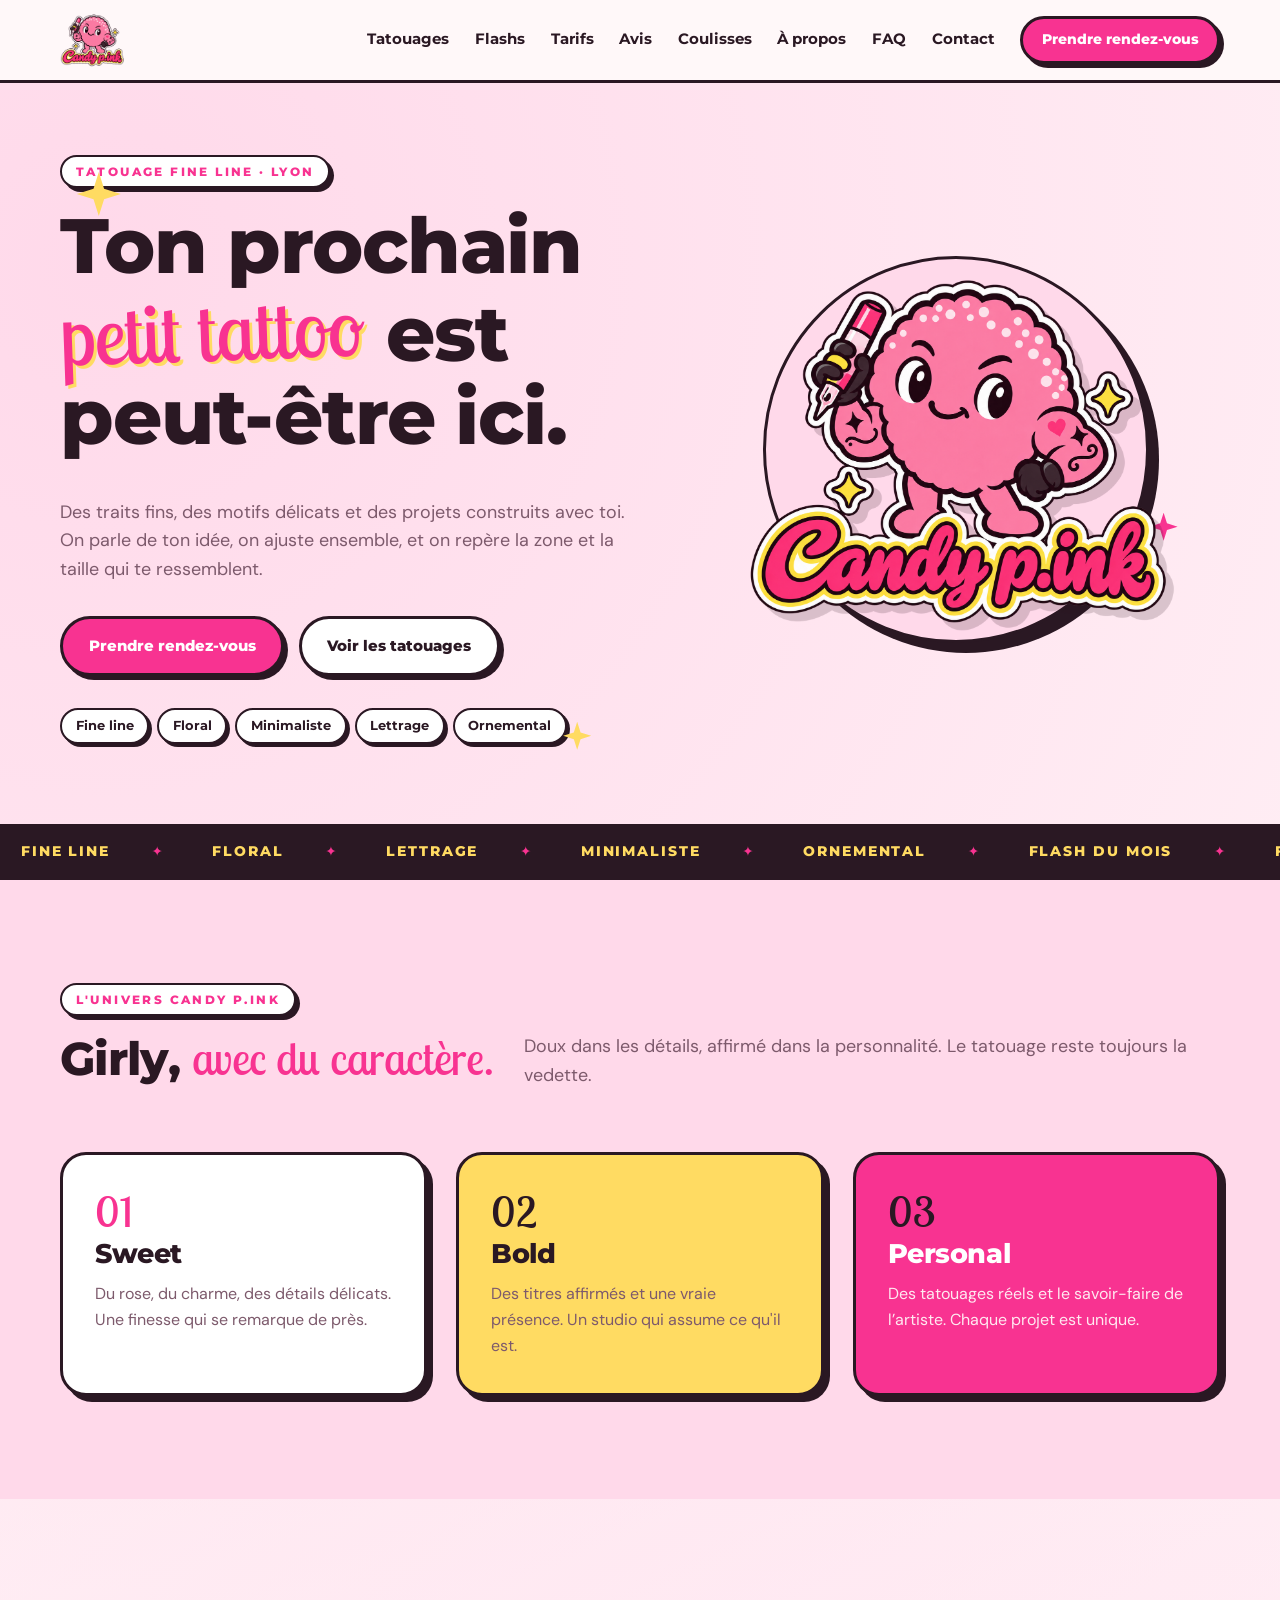
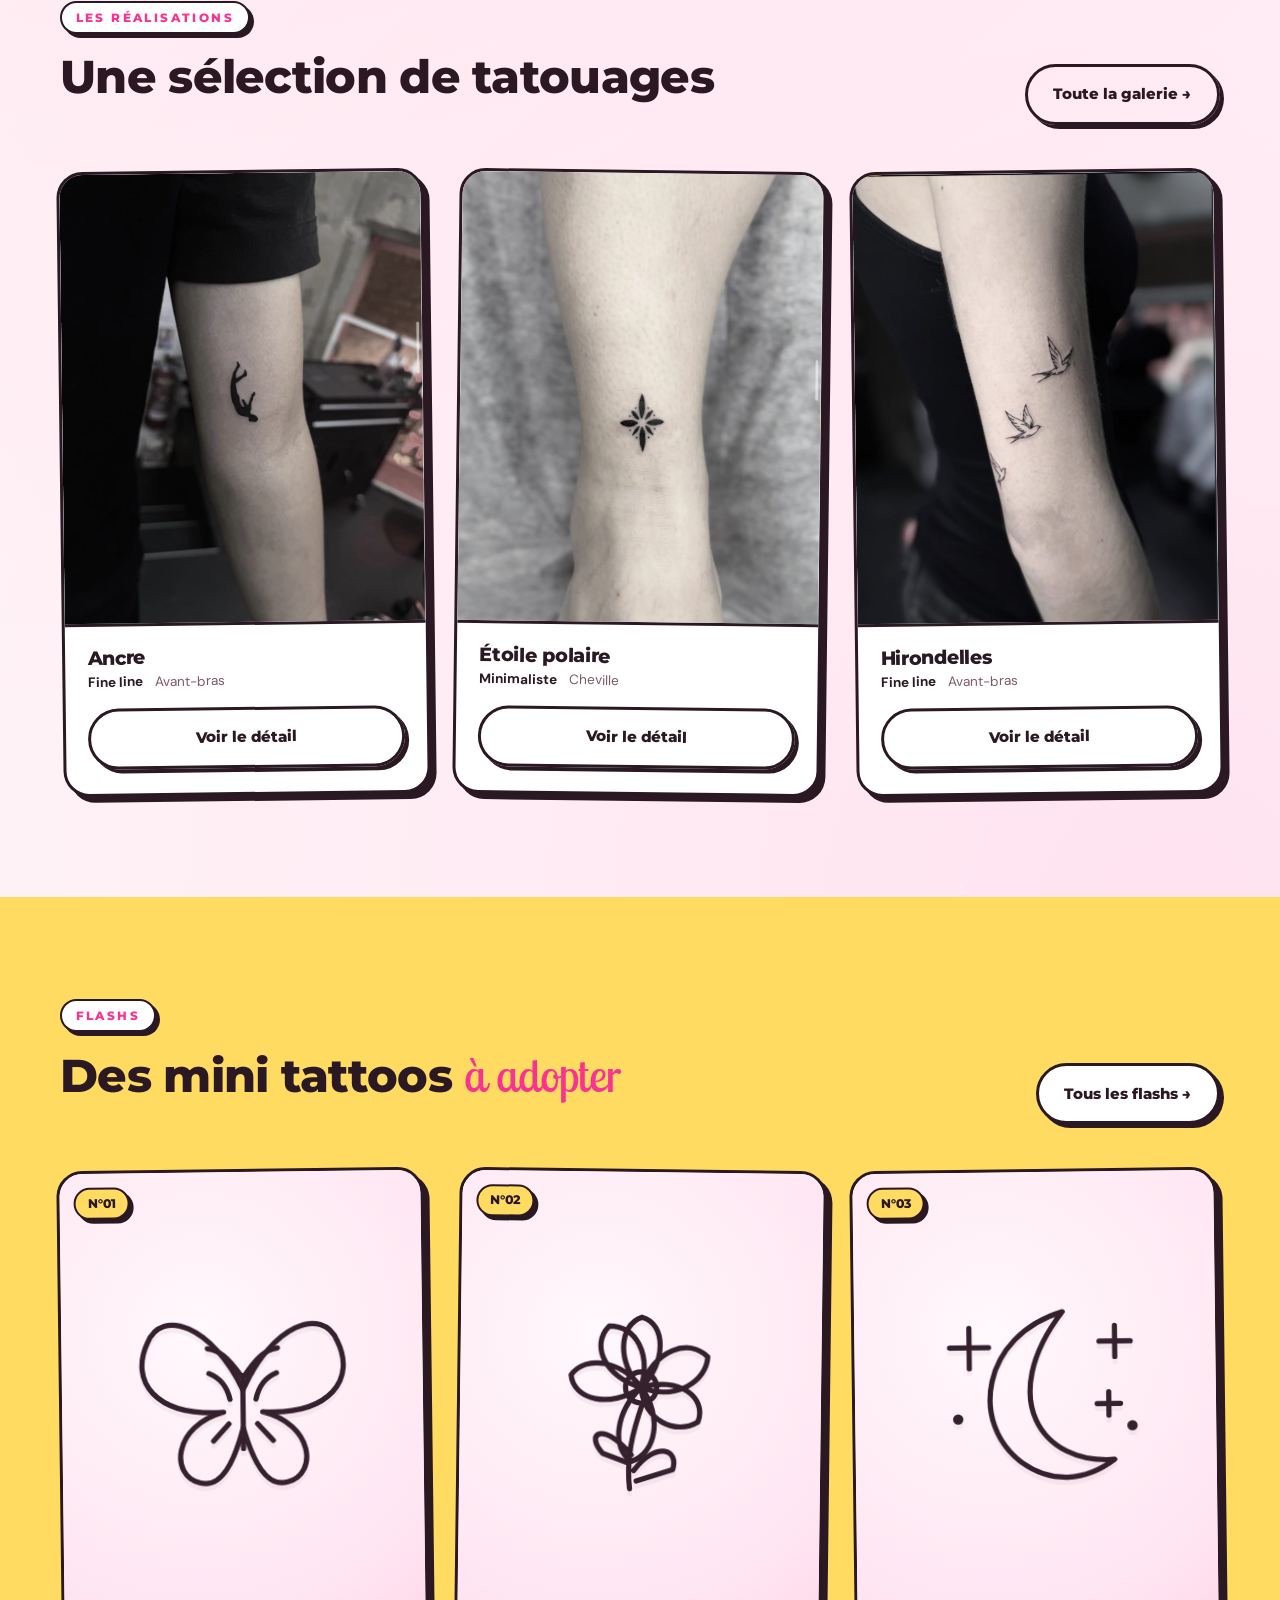
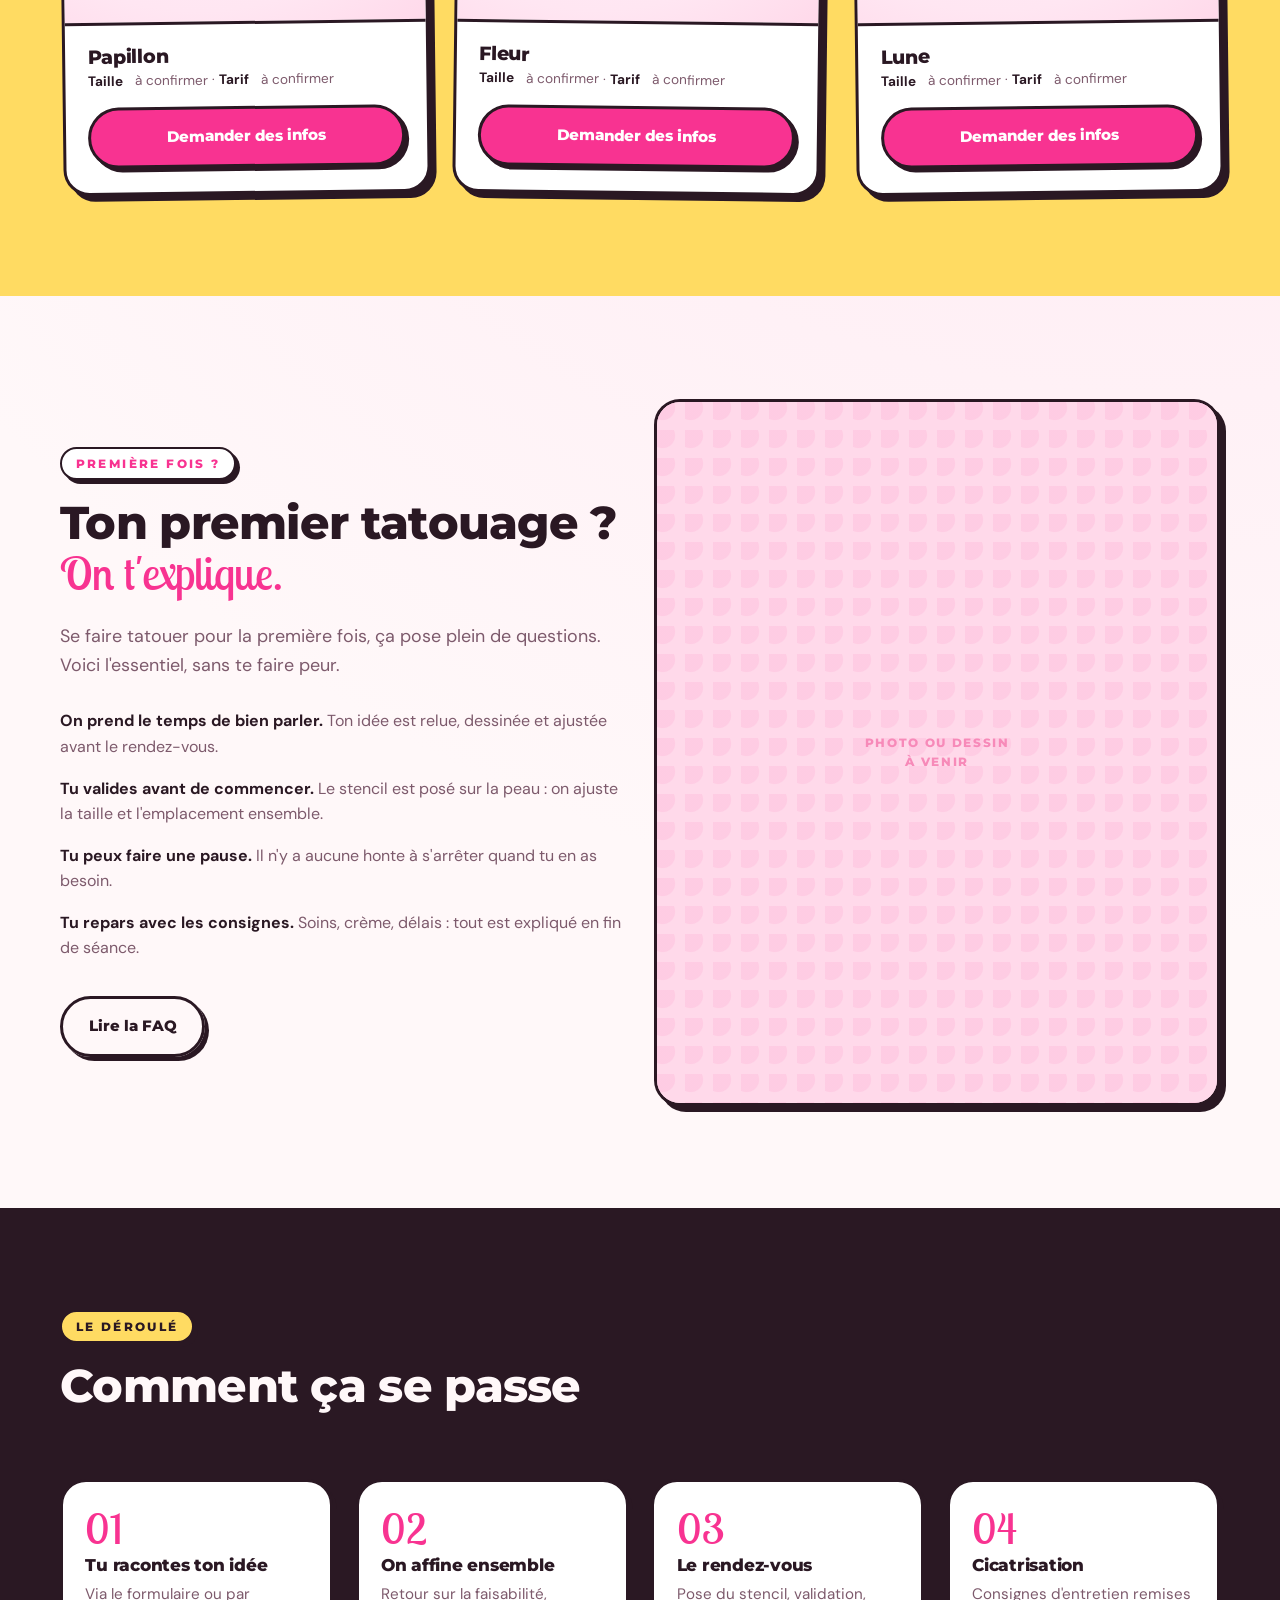
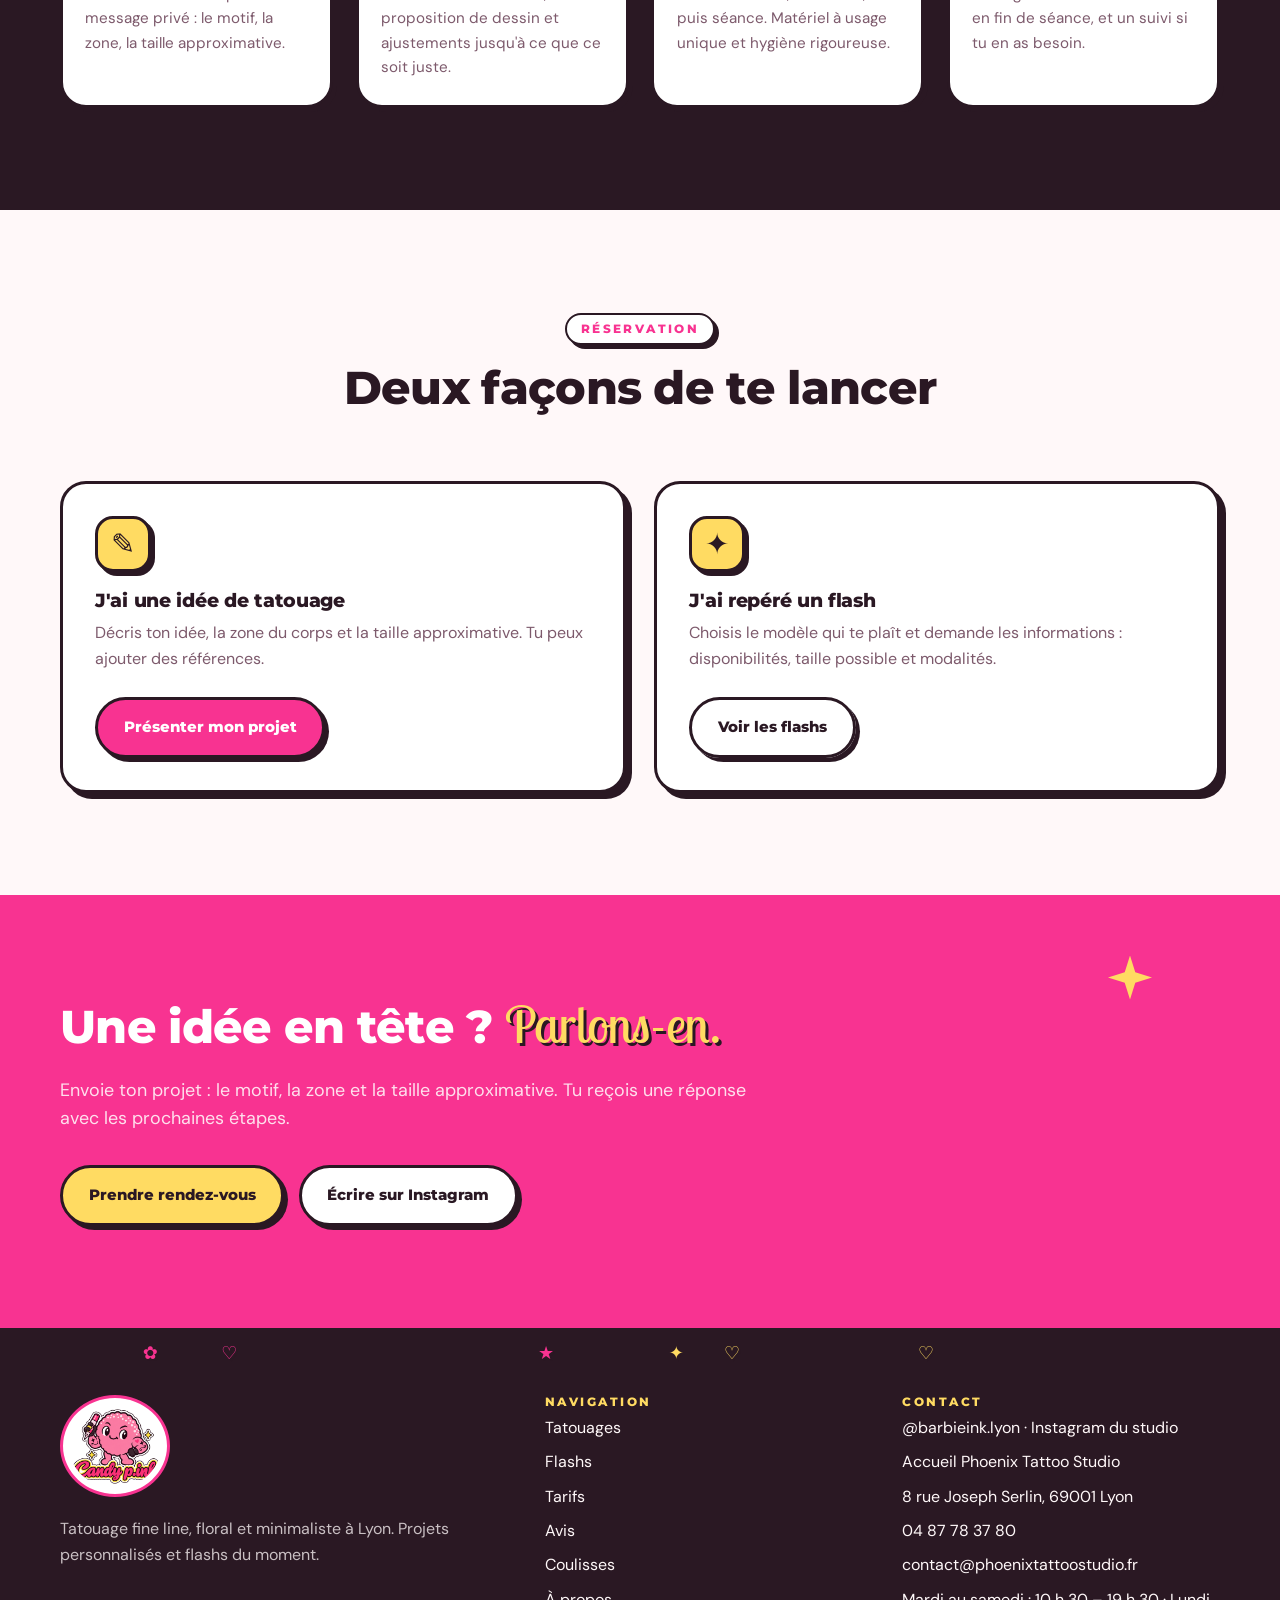
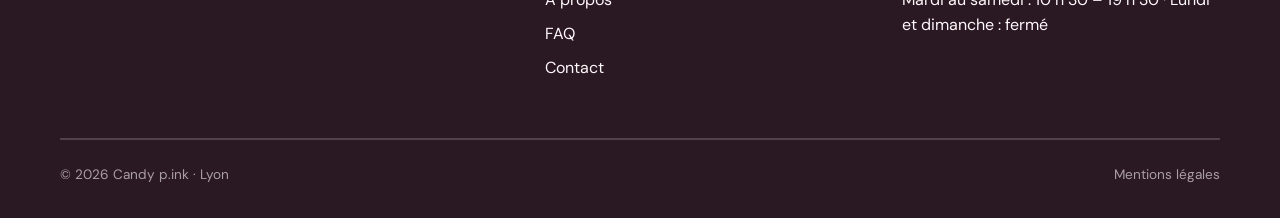
<file: index.html>
<!doctype html>
<html lang="fr">
<head>
  <meta charset="utf-8">
  <meta name="viewport" content="width=device-width, initial-scale=1">
  <title>Candy p.ink · Tatouage fine line à Lyon</title>
  <meta name="description" content="Candy p.ink, studio de tatouage fine line, floral et minimaliste à Lyon. Flashs à adopter et projets sur mesure.">
  <link rel="preconnect" href="https://fonts.googleapis.com">
  <link rel="preconnect" href="https://fonts.gstatic.com" crossorigin>
  <link href="https://fonts.googleapis.com/css2?family=Lobster+Two:ital,wght@0,400;0,700;1,400&family=Montserrat:wght@500;600;700;800&family=DM+Sans:wght@400;500;700&display=swap" rel="stylesheet">
  <link rel="stylesheet" href="styles.css">
</head>
<body>
<div class="fx-veil" aria-hidden="true"><img src="logo.png" alt=""></div>

<header class="site-header">
  <div class="wrap">
    <a class="brand" href="index.html" aria-label="Candy p.ink, accueil">
      <img src="logo.png" alt="Candy p.ink">
    </a>
    <nav class="nav" aria-label="Navigation principale">
      <a href="tatouages.html">Tatouages</a>
      <a href="flashs.html">Flashs</a>
      <a href="tarifs.html">Tarifs</a>
      <a href="avis.html">Avis</a>
      <a href="coulisses.html">Coulisses</a>
      <a href="a-propos.html">À propos</a>
      <a href="faq.html">FAQ</a>
      <a href="contact.html">Contact</a>
      <a class="btn btn-primary" href="contact.html">Prendre rendez-vous</a>
    </nav>
  </div>
</header>

<main>

  <!-- HERO -->
  <section class="hero">
    <span class="spark" style="top:12%;left:6%;"></span>
    <span class="spark pink s2" style="top:58%;right:8%;"></span>
    <span class="spark s2" style="bottom:10%;left:44%;"></span>
    <div class="wrap hero-grid">
      <div>
        <span class="kicker">Tatouage fine line · Lyon</span>
        <h1>Ton prochain <span class="script">petit tattoo</span> est peut-être ici.</h1>
        <p class="lead">
          Des traits fins, des motifs délicats et des projets construits avec toi.
          On parle de ton idée, on ajuste ensemble, et on repère la zone et la taille qui te ressemblent.
        </p>
        <div class="hero-actions">
          <a class="btn btn-primary" href="contact.html">Prendre rendez-vous</a>
          <a class="btn btn-white" href="tatouages.html">Voir les tatouages</a>
        </div>
        <ul class="tags" aria-label="Styles">
          <li>Fine line</li>
          <li>Floral</li>
          <li>Minimaliste</li>
          <li>Lettrage</li>
          <li>Ornemental</li>
        </ul>
      </div>
      <div class="sticker-stage">
        <img src="logo.png" alt="Mascotte Candy p.ink tenant un stylo de tatouage">
      </div>
    </div>
  </section>

  <!-- TICKER -->
  <div class="ticker" aria-hidden="true">
    <div class="ticker-track">
      <span>Fine line</span><span class="dot">✦</span>
      <span>Floral</span><span class="dot">✦</span>
      <span>Lettrage</span><span class="dot">✦</span>
      <span>Minimaliste</span><span class="dot">✦</span>
      <span>Ornemental</span><span class="dot">✦</span>
      <span>Flash du mois</span><span class="dot">✦</span>
      <span>Fine line</span><span class="dot">✦</span>
      <span>Floral</span><span class="dot">✦</span>
      <span>Lettrage</span><span class="dot">✦</span>
      <span>Minimaliste</span><span class="dot">✦</span>
      <span>Ornemental</span><span class="dot">✦</span>
      <span>Flash du mois</span><span class="dot">✦</span>
    </div>
  </div>

  <!-- UNIVERS -->
  <section class="bg-blush">
    <div class="wrap">
      <div class="section-head">
        <div>
          <span class="kicker">L'univers Candy p.ink</span>
          <h2>Girly, <span class="script">avec du caractère.</span></h2>
        </div>
        <p class="lead">Doux dans les détails, affirmé dans la personnalité. Le tatouage reste toujours la vedette.</p>
      </div>
      <div class="grid-3">
        <article class="pillar">
          <span class="num">01</span>
          <h3>Sweet</h3>
          <p>Du rose, du charme, des détails délicats. Une finesse qui se remarque de près.</p>
        </article>
        <article class="pillar is-butter">
          <span class="num">02</span>
          <h3>Bold</h3>
          <p>Des titres affirmés et une vraie présence. Un studio qui assume ce qu'il est.</p>
        </article>
        <article class="pillar is-pink">
          <span class="num">03</span>
          <h3>Personal</h3>
          <p>Des tatouages réels et le savoir-faire de l’artiste. Chaque projet est unique.</p>
        </article>
      </div>
    </div>
  </section>

  <!-- RÉALISATIONS -->
  <section>
    <div class="wrap">
      <div class="section-head">
        <div>
          <span class="kicker">Les réalisations</span>
          <h2>Une sélection de tatouages</h2>
        </div>
        <a class="btn btn-ghost" href="tatouages.html">Toute la galerie →</a>
      </div>
      <div class="grid-3">
                <article class="work">
          <div class="work-media"><img src="./r03.jpg" alt="Petite ancre fine line sur l’avant-bras" loading="lazy"></div>
          <div class="work-body">
            <h3>Ancre</h3>
            <p class="work-meta"><span>Fine line</span> Avant-bras</p>
            <a class="btn btn-ghost" href="tatouages.html">Voir le détail</a>
          </div>
        </article>
                <article class="work">
          <div class="work-media"><img src="./r05.jpg" alt="Étoile polaire minimaliste sur la cheville" loading="lazy"></div>
          <div class="work-body">
            <h3>Étoile polaire</h3>
            <p class="work-meta"><span>Minimaliste</span> Cheville</p>
            <a class="btn btn-ghost" href="tatouages.html">Voir le détail</a>
          </div>
        </article>
                <article class="work">
          <div class="work-media"><img src="./r07.jpg" alt="Deux hirondelles fine line sur l’avant-bras" loading="lazy"></div>
          <div class="work-body">
            <h3>Hirondelles</h3>
            <p class="work-meta"><span>Fine line</span> Avant-bras</p>
            <a class="btn btn-ghost" href="tatouages.html">Voir le détail</a>
          </div>
        </article>
      </div>
    </div>
  </section>

  <!-- FLASHS -->
  <section class="bg-butter">
    <div class="wrap">
      <div class="section-head">
        <div>
          <span class="kicker">Flashs</span>
          <h2>Des mini tattoos <span class="script">à adopter</span></h2>
        </div>
        <a class="btn btn-white" href="flashs.html">Tous les flashs →</a>
      </div>
      <div class="grid-3">
        <article class="work">
          <div class="work-media"><svg class="flash-illustration" viewBox="0 0 200 200" role="img" aria-label="Dessin illustratif : Papillon"><use href="./flash-art.svg#papillon"></use></svg><span class="badge-no">N°01</span></div>
          <div class="work-body">
            <h3>Papillon</h3>
            <p class="work-meta"><span>Taille</span> à confirmer · <span>Tarif</span> à confirmer</p>
            <a class="btn btn-primary" href="contact.html?flash=01">Demander des infos</a>
          </div>
        </article>
        <article class="work">
          <div class="work-media"><svg class="flash-illustration" viewBox="0 0 200 200" role="img" aria-label="Dessin illustratif : Fleur"><use href="./flash-art.svg#fleur"></use></svg><span class="badge-no">N°02</span></div>
          <div class="work-body">
            <h3>Fleur</h3>
            <p class="work-meta"><span>Taille</span> à confirmer · <span>Tarif</span> à confirmer</p>
            <a class="btn btn-primary" href="contact.html?flash=02">Demander des infos</a>
          </div>
        </article>
        <article class="work">
          <div class="work-media"><svg class="flash-illustration" viewBox="0 0 200 200" role="img" aria-label="Dessin illustratif : Lune"><use href="./flash-art.svg#lune"></use></svg><span class="badge-no">N°03</span></div>
          <div class="work-body">
            <h3>Lune</h3>
            <p class="work-meta"><span>Taille</span> à confirmer · <span>Tarif</span> à confirmer</p>
            <a class="btn btn-primary" href="contact.html?flash=03">Demander des infos</a>
          </div>
        </article>
      </div>
    </div>
  </section>

  <!-- PREMIER TATOUAGE -->
  <section>
    <div class="wrap grid-2" style="align-items:center;">
      <div>
        <span class="kicker">Première fois ?</span>
        <h2>Ton premier tatouage ? <span class="script">On t'explique.</span></h2>
        <p class="lead">Se faire tatouer pour la première fois, ça pose plein de questions. Voici l'essentiel, sans te faire peur.</p>
        <ul style="list-style:none;padding:0;margin:1.8rem 0 2.2rem;display:grid;gap:1rem;">
          <li><strong>On prend le temps de bien parler.</strong> <span style="color:var(--muted)">Ton idée est relue, dessinée et ajustée avant le rendez-vous.</span></li>
          <li><strong>Tu valides avant de commencer.</strong> <span style="color:var(--muted)">Le stencil est posé sur la peau : on ajuste la taille et l'emplacement ensemble.</span></li>
          <li><strong>Tu peux faire une pause.</strong> <span style="color:var(--muted)">Il n'y a aucune honte à s'arrêter quand tu en as besoin.</span></li>
          <li><strong>Tu repars avec les consignes.</strong> <span style="color:var(--muted)">Soins, crème, délais : tout est expliqué en fin de séance.</span></li>
        </ul>
        <a class="btn btn-ghost" href="faq.html">Lire la FAQ</a>
      </div>
      <div class="work-media" style="aspect-ratio:4/5;border:3px solid var(--line);border-radius:var(--radius);box-shadow:var(--pop);">
        <div class="ph">Photo ou dessin<br>à venir</div>
      </div>
    </div>
  </section>

  <!-- DÉROULÉ -->
  <section class="bg-ink">
    <div class="wrap">
      <div class="section-head">
        <div>
          <span class="kicker">Le déroulé</span>
          <h2>Comment ça se passe</h2>
        </div>
      </div>
      <ol class="steps" style="color:var(--ink);">
        <li><span class="step-no">01</span><h3>Tu racontes ton idée</h3><p>Via le formulaire ou par message privé : le motif, la zone, la taille approximative.</p></li>
        <li><span class="step-no">02</span><h3>On affine ensemble</h3><p>Retour sur la faisabilité, proposition de dessin et ajustements jusqu'à ce que ce soit juste.</p></li>
        <li><span class="step-no">03</span><h3>Le rendez-vous</h3><p>Pose du stencil, validation, puis séance. Matériel à usage unique et hygiène rigoureuse.</p></li>
        <li><span class="step-no">04</span><h3>Cicatrisation</h3><p>Consignes d'entretien remises en fin de séance, et un suivi si tu en as besoin.</p></li>
      </ol>
    </div>
  </section>

  <!-- DEUX PARCOURS -->
  <section>
    <div class="wrap">
      <div class="section-head center" style="justify-content:center;">
        <div>
          <span class="kicker">Réservation</span>
          <h2>Deux façons de te lancer</h2>
        </div>
      </div>
      <div class="grid-2">
        <article class="card">
          <span class="icon">✎</span>
          <h3>J'ai une idée de tatouage</h3>
          <p>Décris ton idée, la zone du corps et la taille approximative. Tu peux ajouter des références.</p>
          <div style="margin-top:1.6rem;"><a class="btn btn-primary" href="contact.html">Présenter mon projet</a></div>
        </article>
        <article class="card">
          <span class="icon">✦</span>
          <h3>J'ai repéré un flash</h3>
          <p>Choisis le modèle qui te plaît et demande les informations : disponibilités, taille possible et modalités.</p>
          <div style="margin-top:1.6rem;"><a class="btn btn-ghost" href="flashs.html">Voir les flashs</a></div>
        </article>
      </div>
    </div>
  </section>

  <!-- CTA -->
  <section class="bg-pink cta">
    <span class="spark" style="top:14%;right:10%;"></span>
    <div class="wrap">
      <h2>Une idée en tête ? <span class="script">Parlons-en.</span></h2>
      <p class="lead">Envoie ton projet : le motif, la zone et la taille approximative. Tu reçois une réponse avec les prochaines étapes.</p>
      <div class="cta-actions">
        <a class="btn btn-butter" href="contact.html">Prendre rendez-vous</a>
        <a class="btn btn-white" href="https://www.instagram.com/barbieink.lyon/" target="_blank" rel="noopener">Écrire sur Instagram</a>
      </div>
    </div>
  </section>

</main>

<footer class="site-footer">
  <div class="wrap">
    <div class="footer-grid">
      <div>
        <img class="footer-logo" src="logo.png" alt="Candy p.ink">
        <p style="margin-top:1.2rem;">Tatouage fine line, floral et minimaliste à Lyon. Projets personnalisés et flashs du moment.</p>
      </div>
      <div>
        <h3>Navigation</h3>
        <ul>
          <li><a href="tatouages.html">Tatouages</a></li>
          <li><a href="flashs.html">Flashs</a></li>
          <li><a href="tarifs.html">Tarifs</a></li>
          <li><a href="avis.html">Avis</a></li>
          <li><a href="coulisses.html">Coulisses</a></li>
          <li><a href="a-propos.html">À propos</a></li>
          <li><a href="faq.html">FAQ</a></li>
          <li><a href="contact.html">Contact</a></li>
        </ul>
      </div>
      <div>
        <h3>Contact</h3>
        <ul>
<li><a href="https://www.instagram.com/barbieink.lyon/" target="_blank" rel="noopener">@barbieink.lyon · Instagram du studio</a></li>
<li>Accueil Phoenix Tattoo Studio</li>
<li><a href="https://www.google.com/maps/search/?api=1&amp;query=8+Rue+Joseph+Serlin+69001+Lyon" target="_blank" rel="noopener">8 rue Joseph Serlin, 69001 Lyon</a></li>
<li><a href="tel:+33487783780">04 87 78 37 80</a></li>
<li><a href="mailto:contact@phoenixtattoostudio.fr">contact@phoenixtattoostudio.fr</a></li>
<li>Mardi au samedi : 10 h 30 – 19 h 30 · Lundi et dimanche : fermé</li>
</ul>
      </div>
    </div>
    <div class="footer-bottom">
      <span>© 2026 Candy p.ink · Lyon</span>
      <a href="mentions-legales.html">Mentions légales</a>
    </div>
  </div>
</footer>

<script src="fx.js" defer></script>
</body>
</html>
</file>
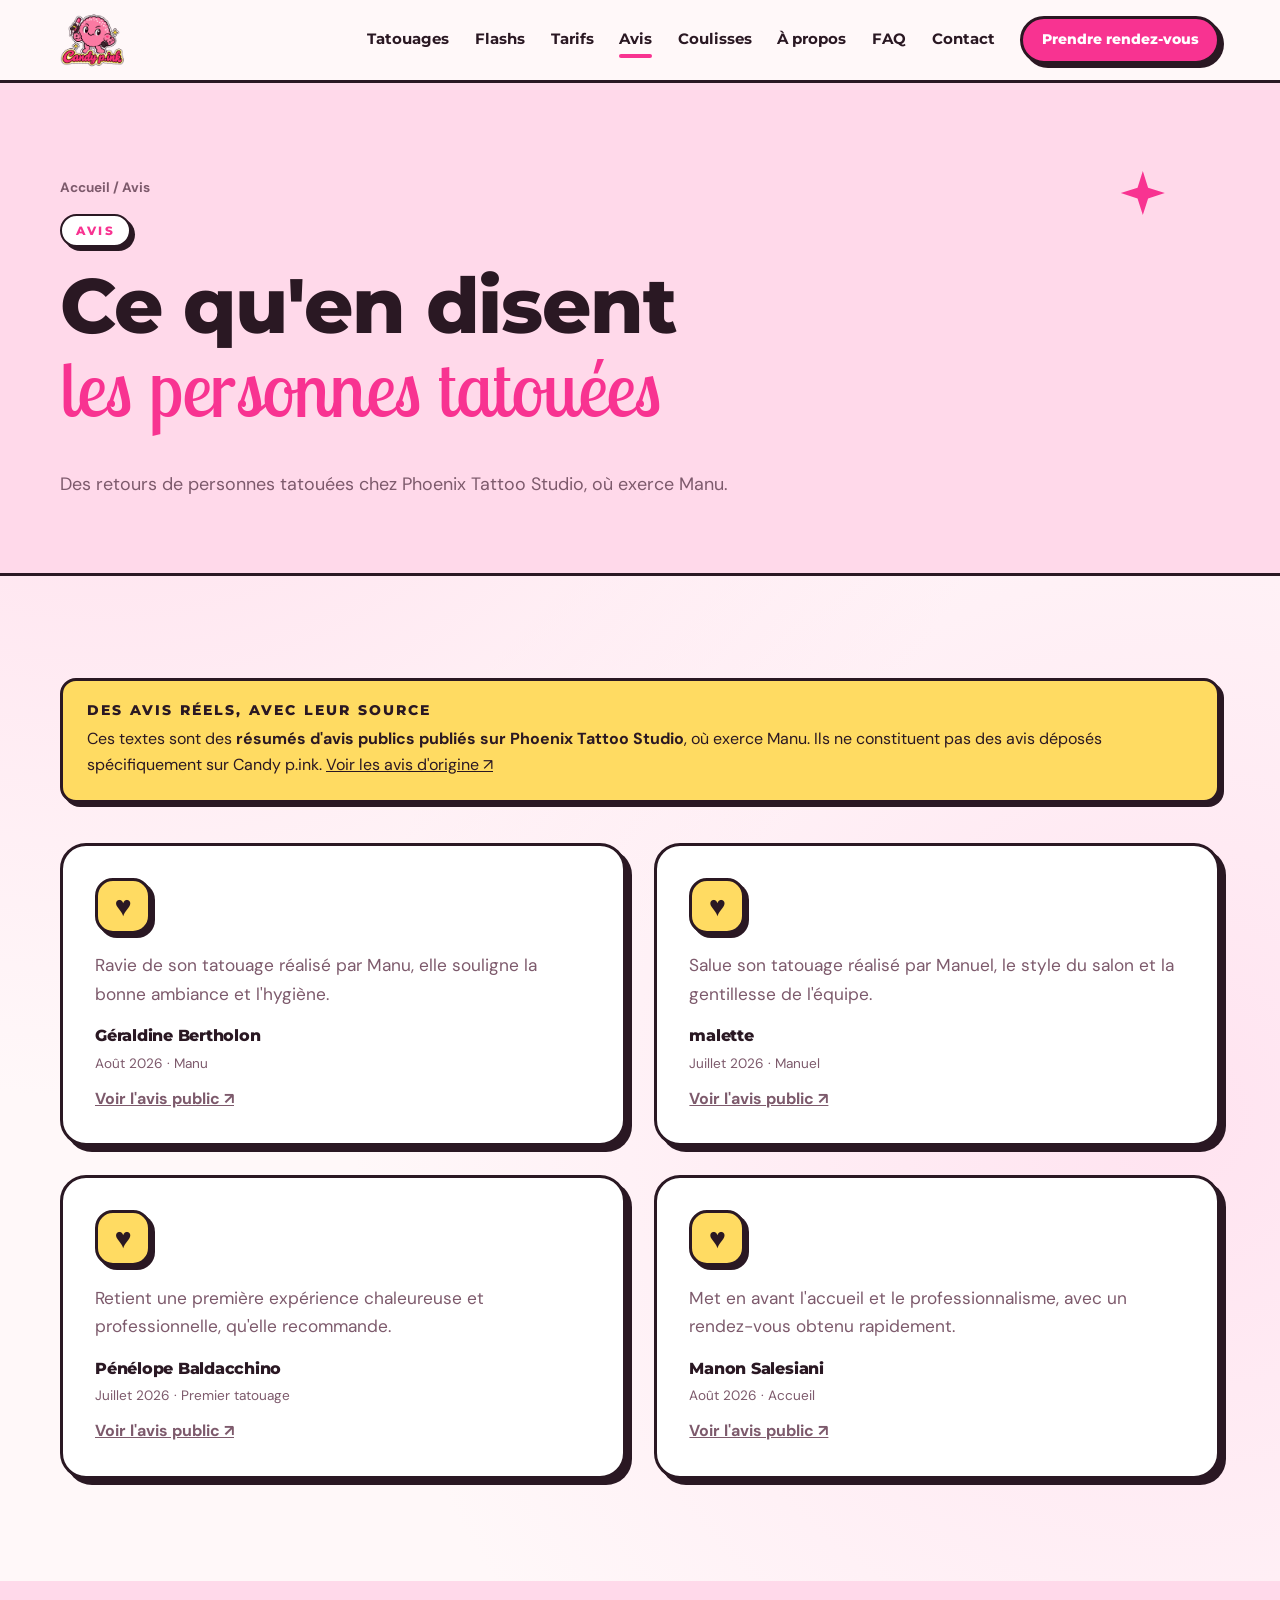
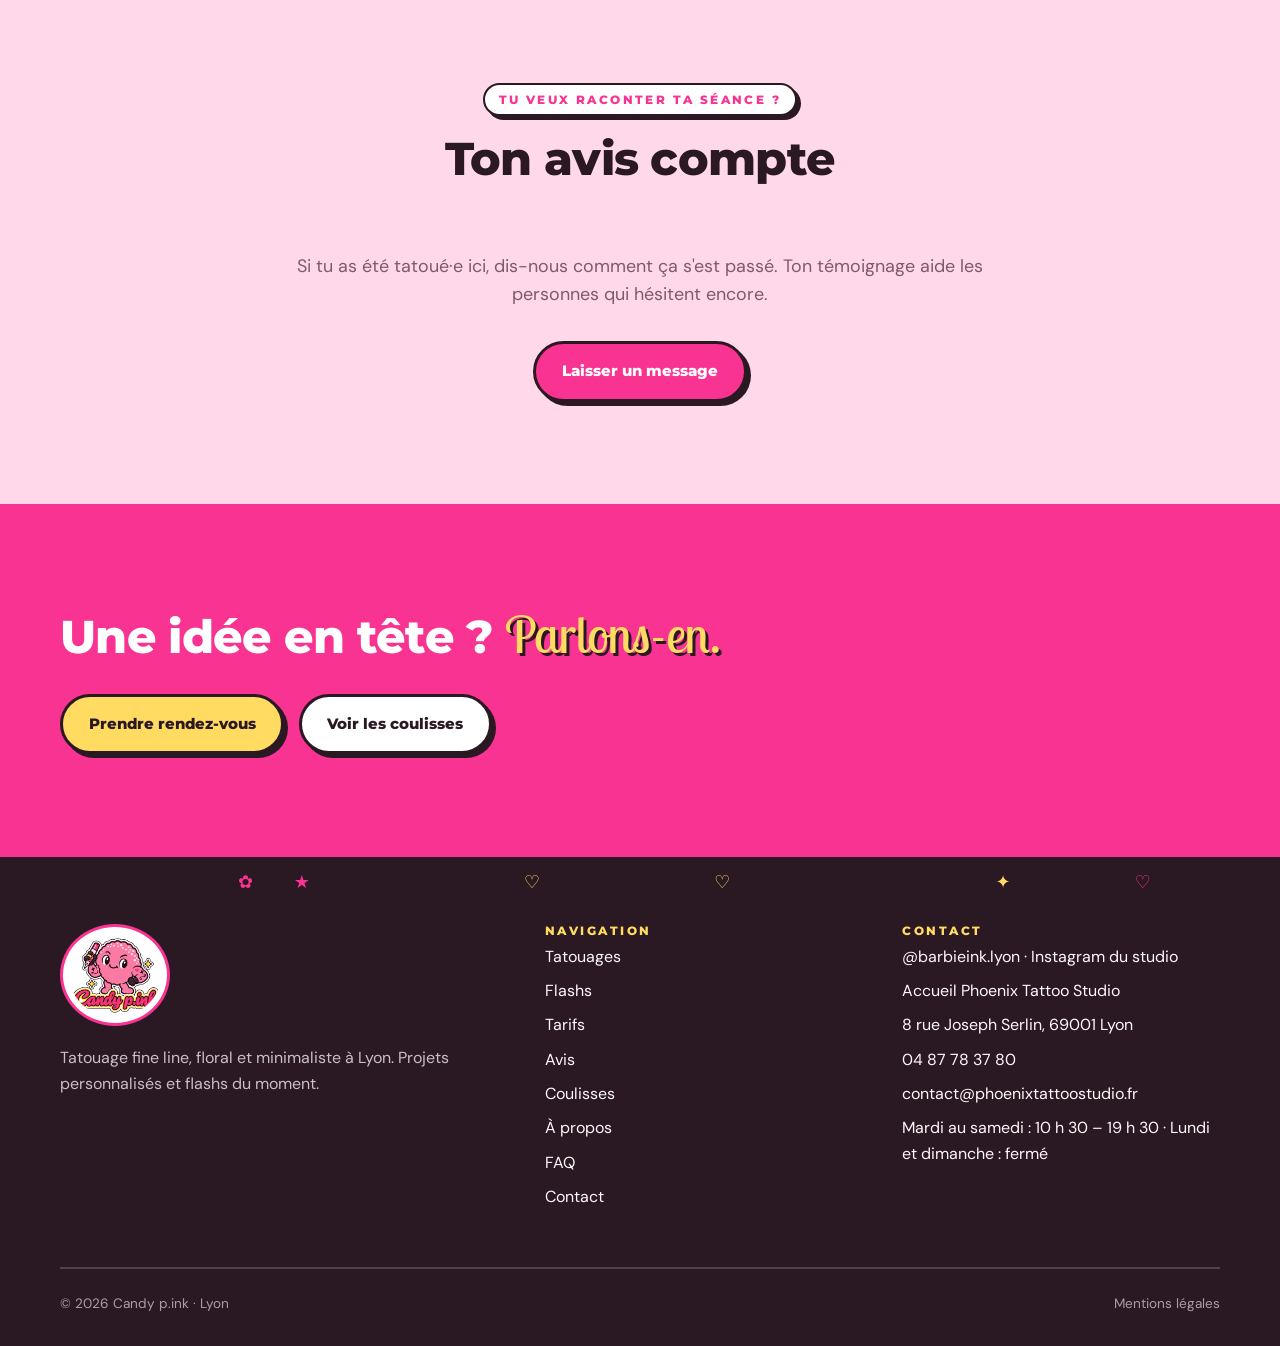
<file: avis.html>
<!doctype html>
<html lang="fr">
<head>
  <meta charset="utf-8">
  <meta name="viewport" content="width=device-width, initial-scale=1">
  <title>Avis · Candy p.ink</title>
  <meta name="description" content="Retours publics de clientes et clients de Phoenix Tattoo Studio, où travaille Manu.">
  <link rel="preconnect" href="https://fonts.googleapis.com">
  <link rel="preconnect" href="https://fonts.gstatic.com" crossorigin>
  <link href="https://fonts.googleapis.com/css2?family=Lobster+Two:ital,wght@0,400;0,700;1,400&family=Montserrat:wght@500;600;700;800&family=DM+Sans:wght@400;500;700&display=swap" rel="stylesheet">
  <link rel="stylesheet" href="styles.css">
</head>
<body>
<div class="fx-veil" aria-hidden="true"><img src="logo.png" alt=""></div>

<header class="site-header">
  <div class="wrap">
    <a class="brand" href="index.html" aria-label="Candy p.ink, accueil"><img src="logo.png" alt="Candy p.ink"></a>
    <nav class="nav" aria-label="Navigation principale">
      <a href="tatouages.html">Tatouages</a>
      <a href="flashs.html">Flashs</a>
      <a href="tarifs.html">Tarifs</a>
      <a href="avis.html" aria-current="page">Avis</a>
      <a href="coulisses.html">Coulisses</a>
      <a href="a-propos.html">À propos</a>
      <a href="faq.html">FAQ</a>
      <a href="contact.html">Contact</a>
      <a class="btn btn-primary" href="contact.html">Prendre rendez-vous</a>
    </nav>
  </div>
</header>

<main>
  <section class="page-hero">
    <span class="spark pink" style="top:18%;right:9%;"></span>
    <div class="wrap">
      <p class="crumbs"><a href="index.html">Accueil</a> / Avis</p>
      <span class="kicker">Avis</span>
      <h1>Ce qu'en disent <span class="script">les personnes tatouées</span></h1>
      <p class="lead">Des retours de personnes tatouées chez Phoenix Tattoo Studio, où exerce Manu.</p>
    </div>
  </section>

  <section>
    <div class="wrap">
      <div class="note-box" style="margin-bottom:2.5rem;"><h3>Des avis réels, avec leur source</h3><p>Ces textes sont des <strong>résumés d'avis publics publiés sur Phoenix Tattoo Studio</strong>, où exerce Manu. Ils ne constituent pas des avis déposés spécifiquement sur Candy p.ink. <a href="https://tatoueur.contact/f/phoenix-tattoo-studio-6835636/" target="_blank" rel="noopener">Voir les avis d'origine ↗</a></p></div><div class="grid-2"><article class="card"><span class="icon" aria-hidden="true">♥</span><p style="font-size:1.08rem;line-height:1.65;">Ravie de son tatouage réalisé par Manu, elle souligne la bonne ambiance et l'hygiène.</p><h3 style="margin-top:1.2rem;font-size:1rem;">Géraldine Bertholon</h3><p class="work-meta">Août 2026 · Manu</p><p style="margin-top:0.7rem;"><a href="https://tatoueur.contact/f/phoenix-tattoo-studio-6835636/" target="_blank" rel="noopener" style="font-weight:700;">Voir l'avis public ↗</a></p></article>
<article class="card"><span class="icon" aria-hidden="true">♥</span><p style="font-size:1.08rem;line-height:1.65;">Salue son tatouage réalisé par Manuel, le style du salon et la gentillesse de l'équipe.</p><h3 style="margin-top:1.2rem;font-size:1rem;">malette</h3><p class="work-meta">Juillet 2026 · Manuel</p><p style="margin-top:0.7rem;"><a href="https://tatoueur.contact/f/phoenix-tattoo-studio-6835636/" target="_blank" rel="noopener" style="font-weight:700;">Voir l'avis public ↗</a></p></article>
<article class="card"><span class="icon" aria-hidden="true">♥</span><p style="font-size:1.08rem;line-height:1.65;">Retient une première expérience chaleureuse et professionnelle, qu'elle recommande.</p><h3 style="margin-top:1.2rem;font-size:1rem;">Pénélope Baldacchino</h3><p class="work-meta">Juillet 2026 · Premier tatouage</p><p style="margin-top:0.7rem;"><a href="https://tatoueur.contact/f/phoenix-tattoo-studio-6835636/" target="_blank" rel="noopener" style="font-weight:700;">Voir l'avis public ↗</a></p></article>
<article class="card"><span class="icon" aria-hidden="true">♥</span><p style="font-size:1.08rem;line-height:1.65;">Met en avant l'accueil et le professionnalisme, avec un rendez-vous obtenu rapidement.</p><h3 style="margin-top:1.2rem;font-size:1rem;">Manon Salesiani</h3><p class="work-meta">Août 2026 · Accueil</p><p style="margin-top:0.7rem;"><a href="https://tatoueur.contact/f/phoenix-tattoo-studio-6835636/" target="_blank" rel="noopener" style="font-weight:700;">Voir l'avis public ↗</a></p></article></div>
    </div>
  </section>

  <section class="bg-blush">
    <div class="wrap">
      <div class="section-head center" style="justify-content:center;">
        <div>
          <span class="kicker">Tu veux raconter ta séance ?</span>
          <h2>Ton avis compte</h2>
        </div>
      </div>
      <p class="lead center" style="margin:0 auto 2rem;">Si tu as été tatoué·e ici, dis-nous comment ça s'est passé. Ton témoignage aide les personnes qui hésitent encore.</p>
      <div class="center">
        <a class="btn btn-primary" href="contact.html">Laisser un message</a>
      </div>
    </div>
  </section>

  <section class="bg-pink cta">
    <div class="wrap">
      <h2>Une idée en tête ? <span class="script">Parlons-en.</span></h2>
      <div class="cta-actions">
        <a class="btn btn-butter" href="contact.html">Prendre rendez-vous</a>
        <a class="btn btn-white" href="coulisses.html">Voir les coulisses</a>
      </div>
    </div>
  </section>
</main>

<footer class="site-footer">
  <div class="wrap">
    <div class="footer-grid">
      <div>
        <img class="footer-logo" src="logo.png" alt="Candy p.ink">
        <p style="margin-top:1.2rem;">Tatouage fine line, floral et minimaliste à Lyon. Projets personnalisés et flashs du moment.</p>
      </div>
      <div>
        <h3>Navigation</h3>
        <ul>
          <li><a href="tatouages.html">Tatouages</a></li>
          <li><a href="flashs.html">Flashs</a></li>
          <li><a href="tarifs.html">Tarifs</a></li>
          <li><a href="avis.html">Avis</a></li>
          <li><a href="coulisses.html">Coulisses</a></li>
          <li><a href="a-propos.html">À propos</a></li>
          <li><a href="faq.html">FAQ</a></li>
          <li><a href="contact.html">Contact</a></li>
        </ul>
      </div>
      <div>
        <h3>Contact</h3>
        <ul>
<li><a href="https://www.instagram.com/barbieink.lyon/" target="_blank" rel="noopener">@barbieink.lyon · Instagram du studio</a></li>
<li>Accueil Phoenix Tattoo Studio</li>
<li><a href="https://www.google.com/maps/search/?api=1&amp;query=8+Rue+Joseph+Serlin+69001+Lyon" target="_blank" rel="noopener">8 rue Joseph Serlin, 69001 Lyon</a></li>
<li><a href="tel:+33487783780">04 87 78 37 80</a></li>
<li><a href="mailto:contact@phoenixtattoostudio.fr">contact@phoenixtattoostudio.fr</a></li>
<li>Mardi au samedi : 10 h 30 – 19 h 30 · Lundi et dimanche : fermé</li>
</ul>
      </div>
    </div>
    <div class="footer-bottom">
      <span>© 2026 Candy p.ink · Lyon</span>
      <a href="mentions-legales.html">Mentions légales</a>
    </div>
  </div>
</footer>
<script src="fx.js" defer></script>
</body>
</html>
</file>
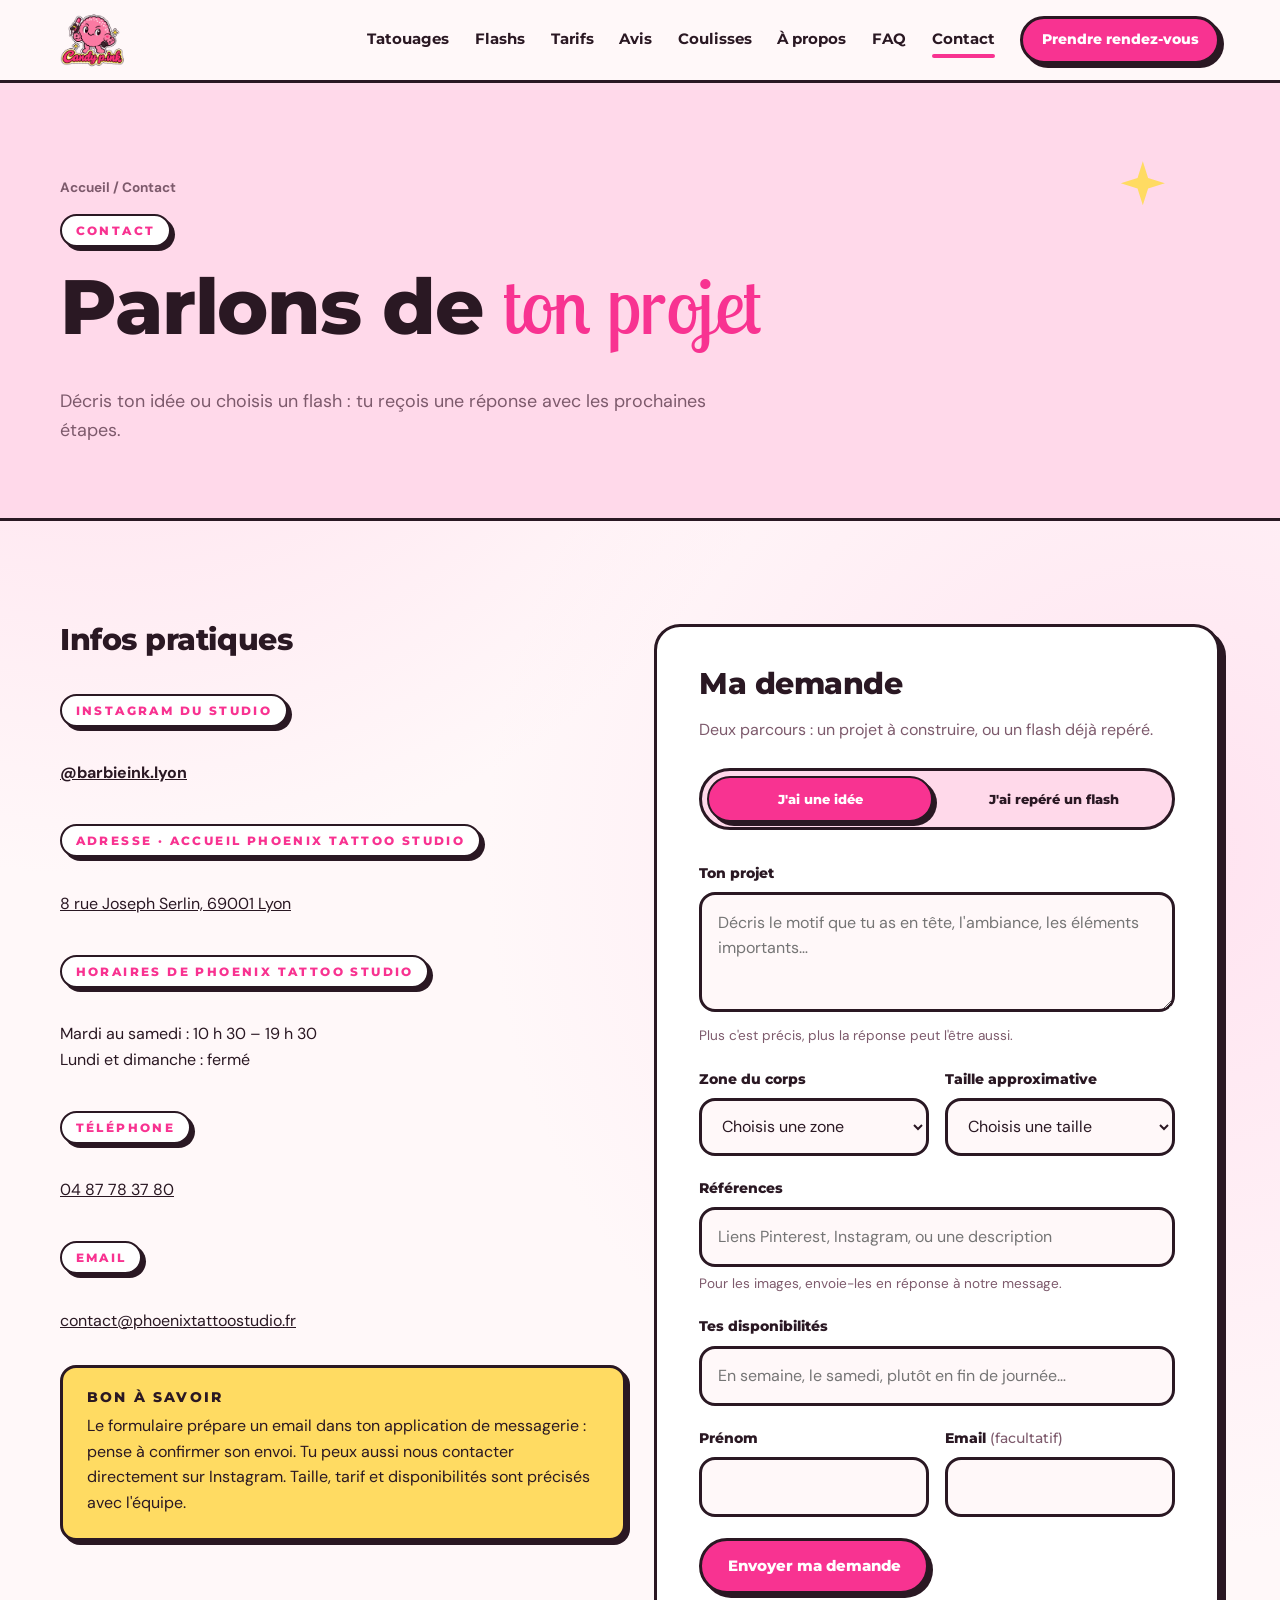
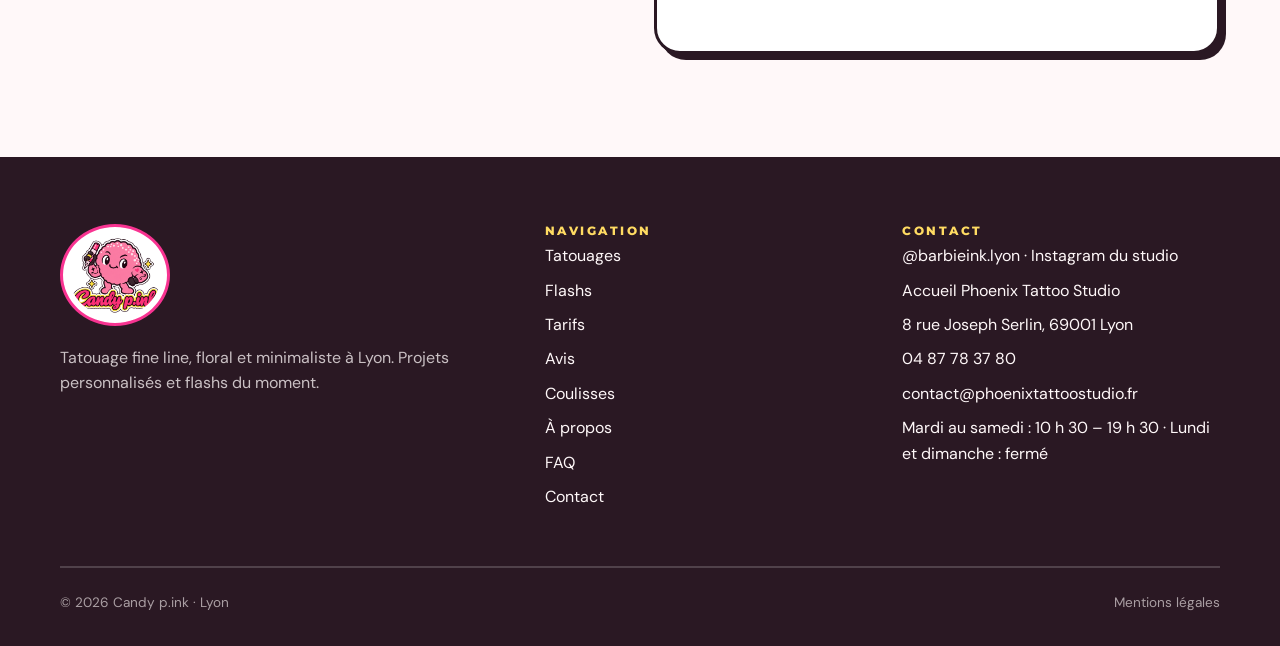
<file: contact.html>
<!doctype html>
<html lang="fr">
<head>
  <meta charset="utf-8">
  <meta name="viewport" content="width=device-width, initial-scale=1">
  <title>Contact · Candy p.ink</title>
  <meta name="description" content="Décris ton idée ou choisis un flash : tu reçois une réponse avec les prochaines étapes.">
  <link rel="preconnect" href="https://fonts.googleapis.com">
  <link rel="preconnect" href="https://fonts.gstatic.com" crossorigin>
  <link href="https://fonts.googleapis.com/css2?family=Lobster+Two:ital,wght@0,400;0,700;1,400&family=Montserrat:wght@500;600;700;800&family=DM+Sans:wght@400;500;700&display=swap" rel="stylesheet">
  <link rel="stylesheet" href="styles.css">
</head>
<body>
<div class="fx-veil" aria-hidden="true"><img src="logo.png" alt=""></div>

<header class="site-header">
  <div class="wrap">
    <a class="brand" href="index.html" aria-label="Candy p.ink, accueil"><img src="logo.png" alt="Candy p.ink"></a>
    <nav class="nav" aria-label="Navigation principale">
      <a href="tatouages.html">Tatouages</a>
      <a href="flashs.html">Flashs</a>
      <a href="tarifs.html">Tarifs</a>
      <a href="avis.html">Avis</a>
      <a href="coulisses.html">Coulisses</a>
      <a href="a-propos.html">À propos</a>
      <a href="faq.html">FAQ</a>
      <a href="contact.html" aria-current="page">Contact</a>
      <a class="btn btn-primary" href="contact.html">Prendre rendez-vous</a>
    </nav>
  </div>
</header>

<main>
  <section class="page-hero">
    <span class="spark" style="top:18%;right:9%;"></span>
    <div class="wrap">
      <p class="crumbs"><a href="index.html">Accueil</a> / Contact</p>
      <span class="kicker">Contact</span>
      <h1>Parlons de <span class="script">ton projet</span></h1>
      <p class="lead">Décris ton idée ou choisis un flash : tu reçois une réponse avec les prochaines étapes.</p>
    </div>
  </section>

  <section>
    <div class="wrap grid-2" style="align-items:start;">

      <aside><h2 style="font-size:1.9rem;">Infos pratiques</h2>
<p class="kicker" style="margin-top:1.4rem;">Instagram du studio</p>
<p><a href="https://www.instagram.com/barbieink.lyon/" target="_blank" rel="noopener" style="font-weight:700;">@barbieink.lyon</a></p>
<p class="kicker" style="margin-top:1.4rem;">Adresse · Accueil Phoenix Tattoo Studio</p>
<p><a href="https://www.google.com/maps/search/?api=1&amp;query=8+Rue+Joseph+Serlin+69001+Lyon" target="_blank" rel="noopener">8 rue Joseph Serlin, 69001 Lyon</a></p>
<p class="kicker" style="margin-top:1.4rem;">Horaires de Phoenix Tattoo Studio</p>
<p>Mardi au samedi : 10 h 30 – 19 h 30<br>Lundi et dimanche : fermé</p>
<p class="kicker" style="margin-top:1.4rem;">Téléphone</p>
<p><a href="tel:+33487783780">04 87 78 37 80</a></p>
<p class="kicker" style="margin-top:1.4rem;">Email</p>
<p><a href="mailto:contact@phoenixtattoostudio.fr">contact@phoenixtattoostudio.fr</a></p>
<div class="note-box" style="margin-top:2rem;"><h3>Bon à savoir</h3><p>Le formulaire prépare un email dans ton application de messagerie : pense à confirmer son envoi. Tu peux aussi nous contacter directement sur Instagram. Taille, tarif et disponibilités sont précisés avec l'équipe.</p></div>
</aside>

      <div class="form-shell">
        <h2 style="font-size:1.9rem;">Ma demande</h2>
        <p class="lead" style="margin-bottom:1.6rem;font-size:1rem;">Deux parcours : un projet à construire, ou un flash déjà repéré.</p>

        <div class="toggle" role="group" aria-label="Type de demande">
          <button type="button" id="btn-idea" aria-pressed="true">J'ai une idée</button>
          <button type="button" id="btn-flash" aria-pressed="false">J'ai repéré un flash</button>
        </div>

        <form id="request-form" novalidate>
          <div class="field" id="flash-field" hidden>
            <label for="flash">Numéro du flash</label>
            <select id="flash" name="flash">
              <option value="">Choisis un flash</option>
              <option value="01">N°01 · Papillon</option>
              <option value="02">N°02 · Fleur</option>
              <option value="03">N°03 · Lune</option>
              <option value="04">N°04 · Cœur</option>
              <option value="05">N°05 · Nœud</option>
              <option value="06">N°06 · Étoile</option>
              <option value="07">N°07 · Cerises</option>
              <option value="08">N°08 · Plume</option>
              <option value="09">N°09 · Soleil</option>
              <option value="autre">Autre / je ne sais pas encore</option>
            </select>
          </div>

          <div class="field">
            <label for="project">Ton projet</label>
            <textarea id="project" name="project" placeholder="Décris le motif que tu as en tête, l'ambiance, les éléments importants…"></textarea>
            <small>Plus c'est précis, plus la réponse peut l'être aussi.</small>
          </div>

          <div class="row-2">
            <div class="field">
              <label for="zone">Zone du corps</label>
              <select id="zone" name="zone">
                <option value="">Choisis une zone</option>
                <option>Avant-bras</option>
                <option>Poignet</option>
                <option>Doigt</option>
                <option>Épaule</option>
                <option>Clavicule</option>
                <option>Côtes</option>
                <option>Dos</option>
                <option>Nuque</option>
                <option>Cheville</option>
                <option>Autre</option>
              </select>
            </div>
            <div class="field">
              <label for="size">Taille approximative</label>
              <select id="size" name="size">
                <option value="">Choisis une taille</option>
                <option>Très petit (moins de 3 cm)</option>
                <option>Petit (3 à 6 cm)</option>
                <option>Moyen (6 à 10 cm)</option>
                <option>Grand (plus de 10 cm)</option>
                <option>Je ne sais pas</option>
              </select>
            </div>
          </div>

          <div class="field">
            <label for="refs">Références</label>
            <input id="refs" name="refs" type="text" placeholder="Liens Pinterest, Instagram, ou une description">
            <small>Pour les images, envoie-les en réponse à notre message.</small>
          </div>

          <div class="field">
            <label for="availability">Tes disponibilités</label>
            <input id="availability" name="availability" type="text" placeholder="En semaine, le samedi, plutôt en fin de journée…">
          </div>

          <div class="row-2">
            <div class="field">
              <label for="firstname">Prénom</label>
              <input id="firstname" name="firstname" type="text" autocomplete="given-name" required>
            </div>
            <div class="field">
              <label for="email">Email <span style="color:var(--muted);font-weight:500;">(facultatif)</span></label>
              <input id="email" name="email" type="email" autocomplete="email">
            </div>
          </div>

          <button class="btn btn-primary" type="submit">Envoyer ma demande</button>
          <p id="form-status" role="status" style="margin-top:1rem;color:var(--muted);font-size:0.92rem;"></p>
        </form>
      </div>
    </div>
  </section>
</main>

<footer class="site-footer">
  <div class="wrap">
    <div class="footer-grid">
      <div>
        <img class="footer-logo" src="logo.png" alt="Candy p.ink">
        <p style="margin-top:1.2rem;">Tatouage fine line, floral et minimaliste à Lyon. Projets personnalisés et flashs du moment.</p>
      </div>
      <div>
        <h3>Navigation</h3>
        <ul>
          <li><a href="tatouages.html">Tatouages</a></li>
          <li><a href="flashs.html">Flashs</a></li>
          <li><a href="tarifs.html">Tarifs</a></li>
          <li><a href="avis.html">Avis</a></li>
          <li><a href="coulisses.html">Coulisses</a></li>
          <li><a href="a-propos.html">À propos</a></li>
          <li><a href="faq.html">FAQ</a></li>
          <li><a href="contact.html">Contact</a></li>
        </ul>
      </div>
      <div>
        <h3>Contact</h3>
        <ul>
<li><a href="https://www.instagram.com/barbieink.lyon/" target="_blank" rel="noopener">@barbieink.lyon · Instagram du studio</a></li>
<li>Accueil Phoenix Tattoo Studio</li>
<li><a href="https://www.google.com/maps/search/?api=1&amp;query=8+Rue+Joseph+Serlin+69001+Lyon" target="_blank" rel="noopener">8 rue Joseph Serlin, 69001 Lyon</a></li>
<li><a href="tel:+33487783780">04 87 78 37 80</a></li>
<li><a href="mailto:contact@phoenixtattoostudio.fr">contact@phoenixtattoostudio.fr</a></li>
<li>Mardi au samedi : 10 h 30 – 19 h 30 · Lundi et dimanche : fermé</li>
</ul>
      </div>
    </div>
    <div class="footer-bottom">
      <span>© 2026 Candy p.ink · Lyon</span>
      <a href="mentions-legales.html">Mentions légales</a>
    </div>
  </div>
</footer>

<script>
  const btnIdea = document.getElementById('btn-idea');
  const btnFlash = document.getElementById('btn-flash');
  const flashField = document.getElementById('flash-field');

  function setMode(mode) {
    const isFlash = mode === 'flash';
    btnIdea.setAttribute('aria-pressed', String(!isFlash));
    btnFlash.setAttribute('aria-pressed', String(isFlash));
    flashField.hidden = !isFlash;
  }
  btnIdea.addEventListener('click', () => setMode('idea'));
  btnFlash.addEventListener('click', () => setMode('flash'));

  // Pré-sélection d'un flash depuis ?flash=NN (liens des cartes flash)
  const params = new URLSearchParams(window.location.search);
  if (params.get('flash')) {
    setMode('flash');
    document.getElementById('flash').value = params.get('flash');
  }

  // Site statique : prépare un email, sans envoi automatique.
  const STUDIO_EMAIL = 'contact@phoenixtattoostudio.fr';

  document.getElementById('request-form').addEventListener('submit', (e) => {
    e.preventDefault();
    const f = e.target;
    const status = document.getElementById('form-status');

    if (!f.firstname.value.trim()) {
      status.textContent = 'Ajoute au moins ton prénom pour que l\'on puisse te répondre.';
      return;
    }

    const mode = btnFlash.getAttribute('aria-pressed') === 'true' ? 'Flash repéré' : 'Projet à construire';
    const body = [
      `Type de demande : ${mode}`,
      f.flash.value ? `Flash : N°${f.flash.value}` : '',
      `Projet : ${f.project.value}`,
      `Zone : ${f.zone.value}`,
      `Taille : ${f.size.value}`,
      `Références : ${f.refs.value}`,
      `Disponibilités : ${f.availability.value}`,
      `Prénom : ${f.firstname.value}`,
      `Email : ${f.email.value}`
    ].filter(Boolean).join('\n');

    const subject = encodeURIComponent('Demande depuis le site · ' + mode);
    window.location.href = `mailto:${STUDIO_EMAIL}?subject=${subject}&body=${encodeURIComponent(body)}`;
    status.textContent = 'Ton message est prêt dans ton application mail. Si rien ne s\'ouvre, écris-nous sur Instagram.';
  });
</script>
<script src="fx.js" defer></script>
</body>
</html>
</file>
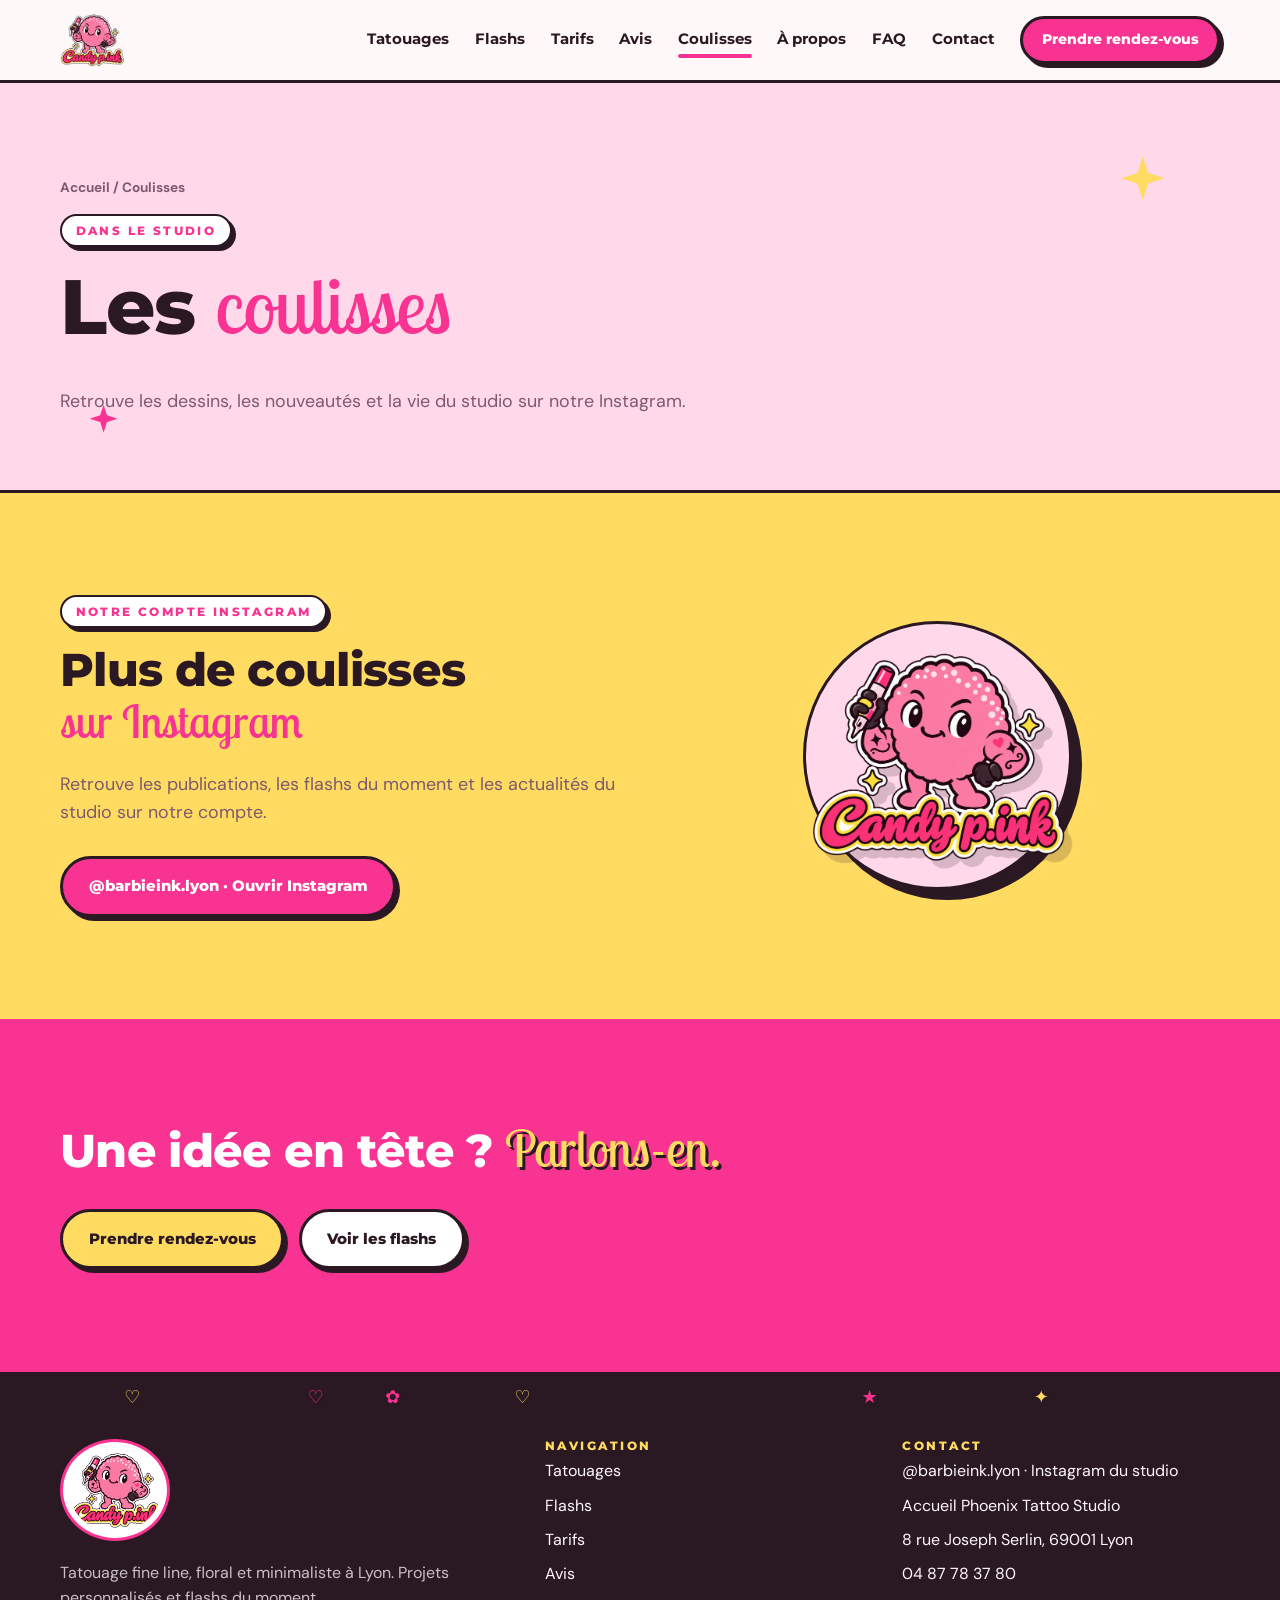
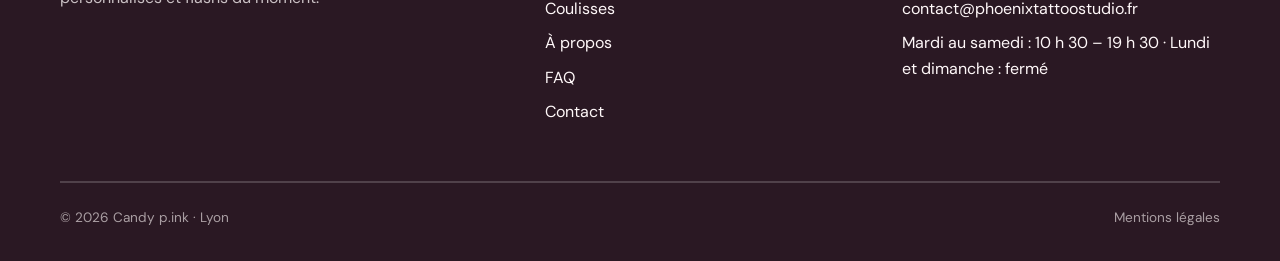
<file: coulisses.html>
<!doctype html>
<html lang="fr">
<head>
  <meta charset="utf-8">
  <meta name="viewport" content="width=device-width, initial-scale=1">
  <title>Coulisses · Candy p.ink</title>
  <meta name="description" content="Dans le studio Candy p.ink : les mains au travail, les dessins préparatoires et les moments derrière le tatouage.">
  <link rel="preconnect" href="https://fonts.googleapis.com">
  <link rel="preconnect" href="https://fonts.gstatic.com" crossorigin>
  <link href="https://fonts.googleapis.com/css2?family=Lobster+Two:ital,wght@0,400;0,700;1,400&family=Montserrat:wght@500;600;700;800&family=DM+Sans:wght@400;500;700&display=swap" rel="stylesheet">
  <link rel="stylesheet" href="styles.css">
</head>
<body>
<div class="fx-veil" aria-hidden="true"><img src="logo.png" alt=""></div>

<header class="site-header">
  <div class="wrap">
    <a class="brand" href="index.html" aria-label="Candy p.ink, accueil"><img src="logo.png" alt="Candy p.ink"></a>
    <nav class="nav" aria-label="Navigation principale">
      <a href="tatouages.html">Tatouages</a>
      <a href="flashs.html">Flashs</a>
      <a href="tarifs.html">Tarifs</a>
      <a href="avis.html">Avis</a>
      <a href="coulisses.html" aria-current="page">Coulisses</a>
      <a href="a-propos.html">À propos</a>
      <a href="faq.html">FAQ</a>
      <a href="contact.html">Contact</a>
      <a class="btn btn-primary" href="contact.html">Prendre rendez-vous</a>
    </nav>
  </div>
</header>

<main>
  <section class="page-hero">
    <span class="spark" style="top:18%;right:9%;"></span>
    <span class="spark pink s2" style="bottom:14%;left:7%;"></span>
    <div class="wrap">
      <p class="crumbs"><a href="index.html">Accueil</a> / Coulisses</p>
      <span class="kicker">Dans le studio</span>
      <h1>Les <span class="script">coulisses</span></h1>
      <p class="lead">Retrouve les dessins, les nouveautés et la vie du studio sur notre Instagram.</p>
    </div>
  </section>

  

  <section class="bg-butter">
    <div class="wrap grid-2" style="align-items:center;">
      <div>
        <span class="kicker">Notre compte Instagram</span>
        <h2>Plus de coulisses <span class="script">sur Instagram</span></h2>
        <p class="lead">Retrouve les publications, les flashs du moment et les actualités du studio sur notre compte.</p>
        <div style="margin-top:1.8rem;"><a class="btn btn-primary" href="https://www.instagram.com/barbieink.lyon/" target="_blank" rel="noopener">@barbieink.lyon · Ouvrir Instagram</a></div>
      </div>
      <div class="sticker-stage" style="max-width:320px;">
        <img src="logo.png" alt="" style="width:80%;">
      </div>
    </div>
  </section>

  <section class="bg-pink cta">
    <div class="wrap">
      <h2>Une idée en tête ? <span class="script">Parlons-en.</span></h2>
      <div class="cta-actions">
        <a class="btn btn-butter" href="contact.html">Prendre rendez-vous</a>
        <a class="btn btn-white" href="flashs.html">Voir les flashs</a>
      </div>
    </div>
  </section>
</main>

<footer class="site-footer">
  <div class="wrap">
    <div class="footer-grid">
      <div>
        <img class="footer-logo" src="logo.png" alt="Candy p.ink">
        <p style="margin-top:1.2rem;">Tatouage fine line, floral et minimaliste à Lyon. Projets personnalisés et flashs du moment.</p>
      </div>
      <div>
        <h3>Navigation</h3>
        <ul>
          <li><a href="tatouages.html">Tatouages</a></li>
          <li><a href="flashs.html">Flashs</a></li>
          <li><a href="tarifs.html">Tarifs</a></li>
          <li><a href="avis.html">Avis</a></li>
          <li><a href="coulisses.html">Coulisses</a></li>
          <li><a href="a-propos.html">À propos</a></li>
          <li><a href="faq.html">FAQ</a></li>
          <li><a href="contact.html">Contact</a></li>
        </ul>
      </div>
      <div>
        <h3>Contact</h3>
        <ul>
<li><a href="https://www.instagram.com/barbieink.lyon/" target="_blank" rel="noopener">@barbieink.lyon · Instagram du studio</a></li>
<li>Accueil Phoenix Tattoo Studio</li>
<li><a href="https://www.google.com/maps/search/?api=1&amp;query=8+Rue+Joseph+Serlin+69001+Lyon" target="_blank" rel="noopener">8 rue Joseph Serlin, 69001 Lyon</a></li>
<li><a href="tel:+33487783780">04 87 78 37 80</a></li>
<li><a href="mailto:contact@phoenixtattoostudio.fr">contact@phoenixtattoostudio.fr</a></li>
<li>Mardi au samedi : 10 h 30 – 19 h 30 · Lundi et dimanche : fermé</li>
</ul>
      </div>
    </div>
    <div class="footer-bottom">
      <span>© 2026 Candy p.ink · Lyon</span>
      <a href="mentions-legales.html">Mentions légales</a>
    </div>
  </div>
</footer>

<script>
  // Filtre visuel de la galerie (les contenus seront classés par type une fois les photos prêtes)
  const pressable = document.querySelectorAll('.filters button');
  pressable.forEach((b) => b.addEventListener('click', () => {
    pressable.forEach((x) => x.setAttribute('aria-pressed', String(x === b)));
  }));
</script>
<script src="fx.js" defer></script>
</body>
</html>
</file>
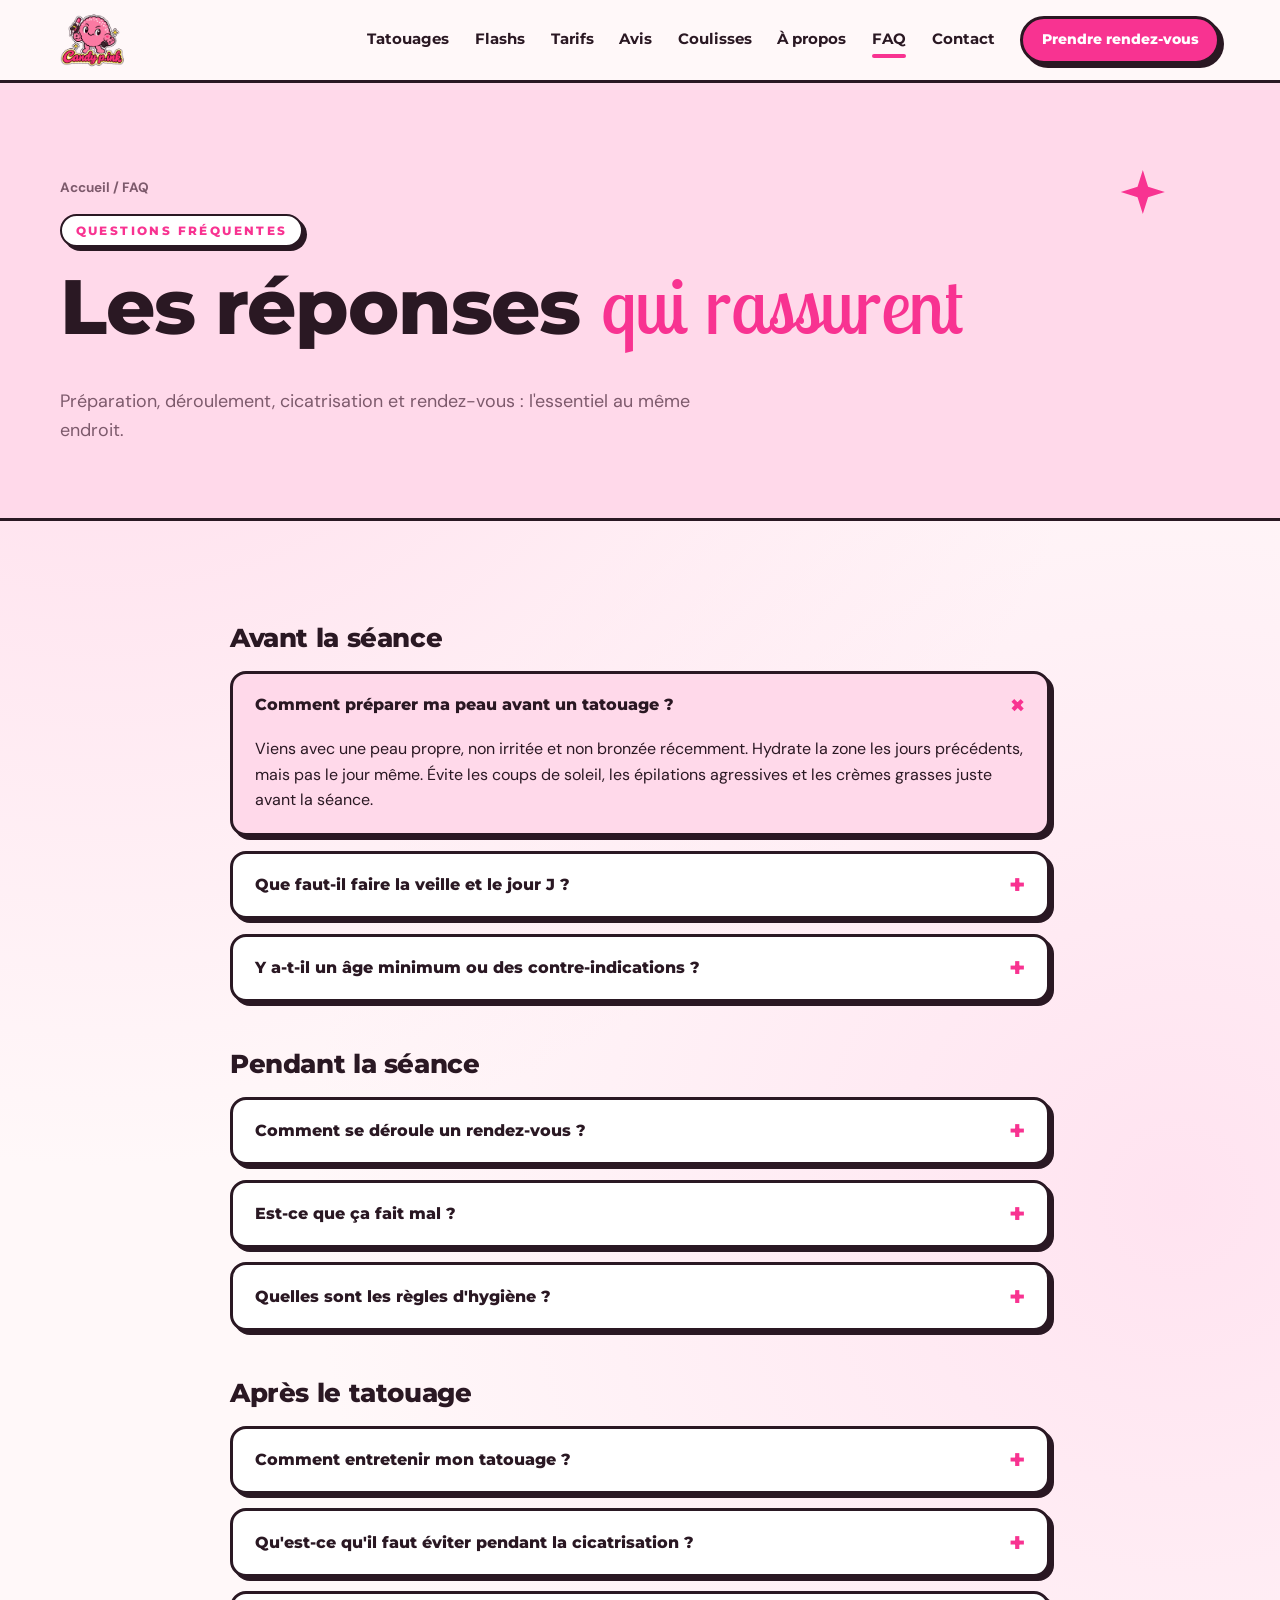
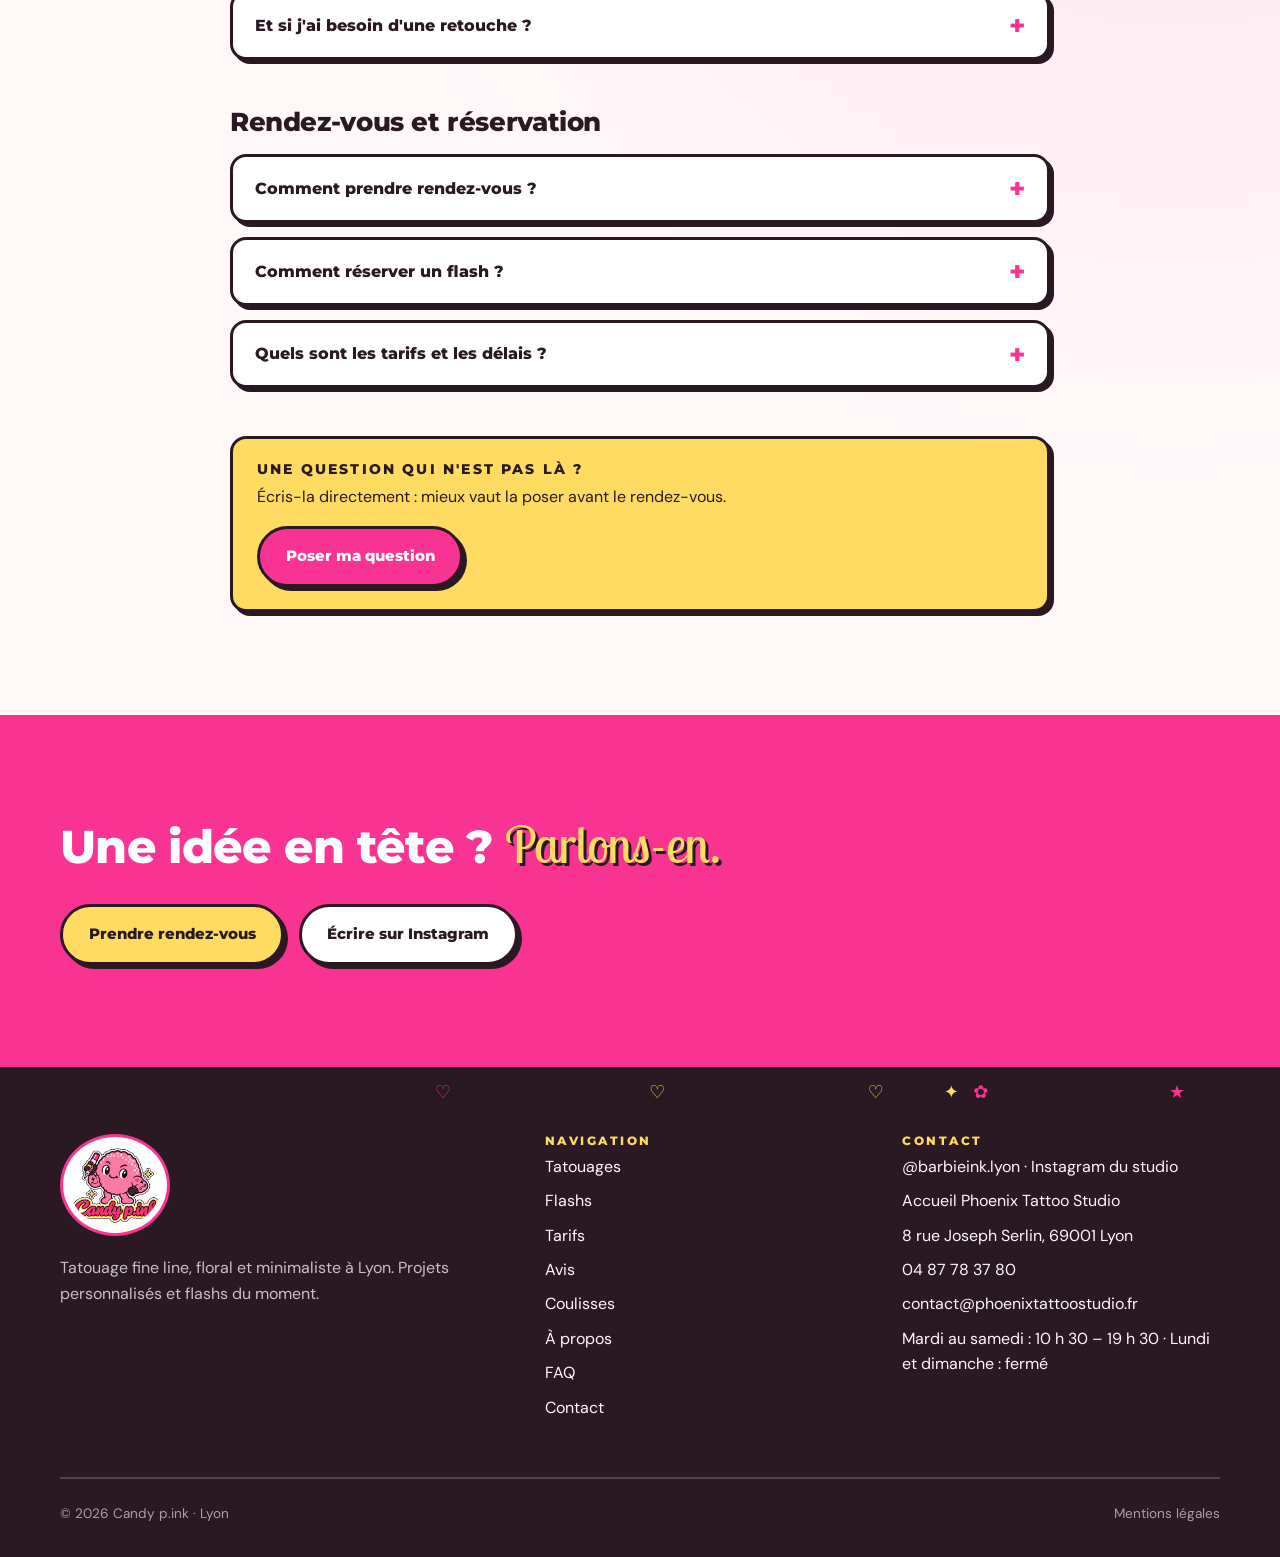
<file: faq.html>
<!doctype html>
<html lang="fr">
<head>
  <meta charset="utf-8">
  <meta name="viewport" content="width=device-width, initial-scale=1">
  <title>FAQ · Candy p.ink</title>
  <meta name="description" content="Préparation, déroulement, cicatrisation et rendez-vous : les réponses aux questions fréquentes avant ton tatouage chez Candy p.ink.">
  <link rel="preconnect" href="https://fonts.googleapis.com">
  <link rel="preconnect" href="https://fonts.gstatic.com" crossorigin>
  <link href="https://fonts.googleapis.com/css2?family=Lobster+Two:ital,wght@0,400;0,700;1,400&family=Montserrat:wght@500;600;700;800&family=DM+Sans:wght@400;500;700&display=swap" rel="stylesheet">
  <link rel="stylesheet" href="styles.css">
</head>
<body>
<div class="fx-veil" aria-hidden="true"><img src="logo.png" alt=""></div>

<header class="site-header">
  <div class="wrap">
    <a class="brand" href="index.html" aria-label="Candy p.ink, accueil"><img src="logo.png" alt="Candy p.ink"></a>
    <nav class="nav" aria-label="Navigation principale">
      <a href="tatouages.html">Tatouages</a>
      <a href="flashs.html">Flashs</a>
      <a href="tarifs.html">Tarifs</a>
      <a href="avis.html">Avis</a>
      <a href="coulisses.html">Coulisses</a>
      <a href="a-propos.html">À propos</a>
      <a href="faq.html" aria-current="page">FAQ</a>
      <a href="contact.html">Contact</a>
      <a class="btn btn-primary" href="contact.html">Prendre rendez-vous</a>
    </nav>
  </div>
</header>

<main>
  <section class="page-hero">
    <span class="spark pink" style="top:20%;right:9%;"></span>
    <div class="wrap">
      <p class="crumbs"><a href="index.html">Accueil</a> / FAQ</p>
      <span class="kicker">Questions fréquentes</span>
      <h1>Les réponses <span class="script">qui rassurent</span></h1>
      <p class="lead">Préparation, déroulement, cicatrisation et rendez-vous : l'essentiel au même endroit.</p>
    </div>
  </section>

  <section>
    <div class="wrap" style="max-width:820px;">

      <div class="faq-group">
        <h2>Avant la séance</h2>
        <details open>
          <summary>Comment préparer ma peau avant un tatouage ?</summary>
          <p>Viens avec une peau propre, non irritée et non bronzée récemment. Hydrate la zone les jours précédents, mais pas le jour même. Évite les coups de soleil, les épilations agressives et les crèmes grasses juste avant la séance.</p>
        </details>
        <details>
          <summary>Que faut-il faire la veille et le jour J ?</summary>
          <p>Dors suffisamment, mange avant de venir et pense à boire. Évite l'alcool la veille et le jour même, ainsi que les médicaments fluidifiant le sang sauf avis médical. Porte un vêtement confortable qui laisse la zone accessible.</p>
        </details>
        <details>
          <summary>Y a-t-il un âge minimum ou des contre-indications ?</summary>
          <p>En France, le tatouage est interdit aux mineurs, même avec autorisation parentale, et une pièce d'identité peut être demandée. Certaines situations demandent un avis médical préalable (grossesse, allaitement, traitement en cours, problème de peau sur la zone, allergie connue). En cas de doute, parlons-en avant la prise de rendez-vous.</p>
        </details>
      </div>

      <div class="faq-group">
        <h2>Pendant la séance</h2>
        <details>
          <summary>Comment se déroule un rendez-vous ?</summary>
          <p>On relit ensemble le projet, on place le stencil sur la peau et on ajuste la taille et l'emplacement jusqu'à ce que ce soit juste. Le tatouage commence une fois que tu valides. Des pauses sont possibles à tout moment.</p>
        </details>
        <details>
          <summary>Est-ce que ça fait mal ?</summary>
          <p>La sensation varie selon la zone, la taille du motif et ta propre sensibilité. Le fine line reste un travail de trait fin, souvent décrit comme supportable. On en parle avant, et on avance à ton rythme.</p>
        </details>
        <details>
          <summary>Quelles sont les règles d'hygiène ?</summary>
          <p>Matériel à usage unique, aiguilles stériles ouvertes devant toi, surfaces désinfectées entre chaque client et gants changés à chaque étape. Le studio suit la réglementation française en vigueur sur la salubrité et l'hygiène du tatouage.</p>
        </details>
      </div>

      <div class="faq-group">
        <h2>Après le tatouage</h2>
        <details>
          <summary>Comment entretenir mon tatouage ?</summary>
          <p>Garde le pansement le temps indiqué en fin de séance. Ensuite, lave délicatement à l'eau tiède avec un savon doux, sèche en tamponnant avec un textile propre et applique une fine couche de la crème conseillée. Les consignes précises te sont données à la fin du rendez-vous.</p>
        </details>
        <details>
          <summary>Qu'est-ce qu'il faut éviter pendant la cicatrisation ?</summary>
          <p>Évite de gratter ou d'arracher les croûtes, les bains, la piscine, le sauna, le sport intensif et l'exposition directe au soleil. Une fois cicatrisé, protège le tatouage avec un indice élevé : c'est ce qui garde le trait net dans le temps.</p>
        </details>
        <details>
          <summary>Et si j'ai besoin d'une retouche ?</summary>
          <p>Une retouche peut être nécessaire selon la zone et la cicatrisation. Envoie une photo du tatouage cicatrisé et les modalités te seront précisées. Les conditions exactes sont à confirmer.</p>
        </details>
      </div>

      <div class="faq-group">
        <h2>Rendez-vous et réservation</h2>
        <details>
          <summary>Comment prendre rendez-vous ?</summary>
          <p>Passe par le formulaire de projet du site ou par message privé sur Instagram. Décris ton idée, la zone et la taille approximative, et ajoute des références si tu en as : c'est ce qui permet de te répondre précisément.</p>
        </details>
        <details>
          <summary>Comment réserver un flash ?</summary>
          <p>Chaque flash a un bouton de demande d'informations. Indique le numéro du modèle et la zone envisagée, et tu recevras les disponibilités et les modalités.</p>
        </details>
        <details>
          <summary>Quels sont les tarifs et les délais ?</summary>
          <p>Les tarifs dépendent de la taille, du niveau de détail et de la durée de la séance. Le montant exact ainsi que les délais de rendez-vous te sont communiqués lors de la réponse à ta demande. Aucun paiement n'est demandé sur le site.</p>
        </details>
      </div>

      <div class="note-box" style="margin-top:1rem;">
        <h3>Une question qui n'est pas là ?</h3>
        <p>Écris-la directement : mieux vaut la poser avant le rendez-vous.</p>
        <div style="margin-top:1rem;"><a class="btn btn-primary" href="contact.html">Poser ma question</a></div>
      </div>
    </div>
  </section>

  <section class="bg-pink cta">
    <div class="wrap">
      <h2>Une idée en tête ? <span class="script">Parlons-en.</span></h2>
      <div class="cta-actions">
        <a class="btn btn-butter" href="contact.html">Prendre rendez-vous</a>
        <a class="btn btn-white" href="https://www.instagram.com/barbieink.lyon/" target="_blank" rel="noopener">Écrire sur Instagram</a>
      </div>
    </div>
  </section>
</main>

<footer class="site-footer">
  <div class="wrap">
    <div class="footer-grid">
      <div>
        <img class="footer-logo" src="logo.png" alt="Candy p.ink">
        <p style="margin-top:1.2rem;">Tatouage fine line, floral et minimaliste à Lyon. Projets personnalisés et flashs du moment.</p>
      </div>
      <div>
        <h3>Navigation</h3>
        <ul>
          <li><a href="tatouages.html">Tatouages</a></li>
          <li><a href="flashs.html">Flashs</a></li>
          <li><a href="tarifs.html">Tarifs</a></li>
          <li><a href="avis.html">Avis</a></li>
          <li><a href="coulisses.html">Coulisses</a></li>
          <li><a href="a-propos.html">À propos</a></li>
          <li><a href="faq.html">FAQ</a></li>
          <li><a href="contact.html">Contact</a></li>
        </ul>
      </div>
      <div>
        <h3>Contact</h3>
        <ul>
<li><a href="https://www.instagram.com/barbieink.lyon/" target="_blank" rel="noopener">@barbieink.lyon · Instagram du studio</a></li>
<li>Accueil Phoenix Tattoo Studio</li>
<li><a href="https://www.google.com/maps/search/?api=1&amp;query=8+Rue+Joseph+Serlin+69001+Lyon" target="_blank" rel="noopener">8 rue Joseph Serlin, 69001 Lyon</a></li>
<li><a href="tel:+33487783780">04 87 78 37 80</a></li>
<li><a href="mailto:contact@phoenixtattoostudio.fr">contact@phoenixtattoostudio.fr</a></li>
<li>Mardi au samedi : 10 h 30 – 19 h 30 · Lundi et dimanche : fermé</li>
</ul>
      </div>
    </div>
    <div class="footer-bottom">
      <span>© 2026 Candy p.ink · Lyon</span>
      <a href="mentions-legales.html">Mentions légales</a>
    </div>
  </div>
</footer>
<script src="fx.js" defer></script>
</body>
</html>
</file>
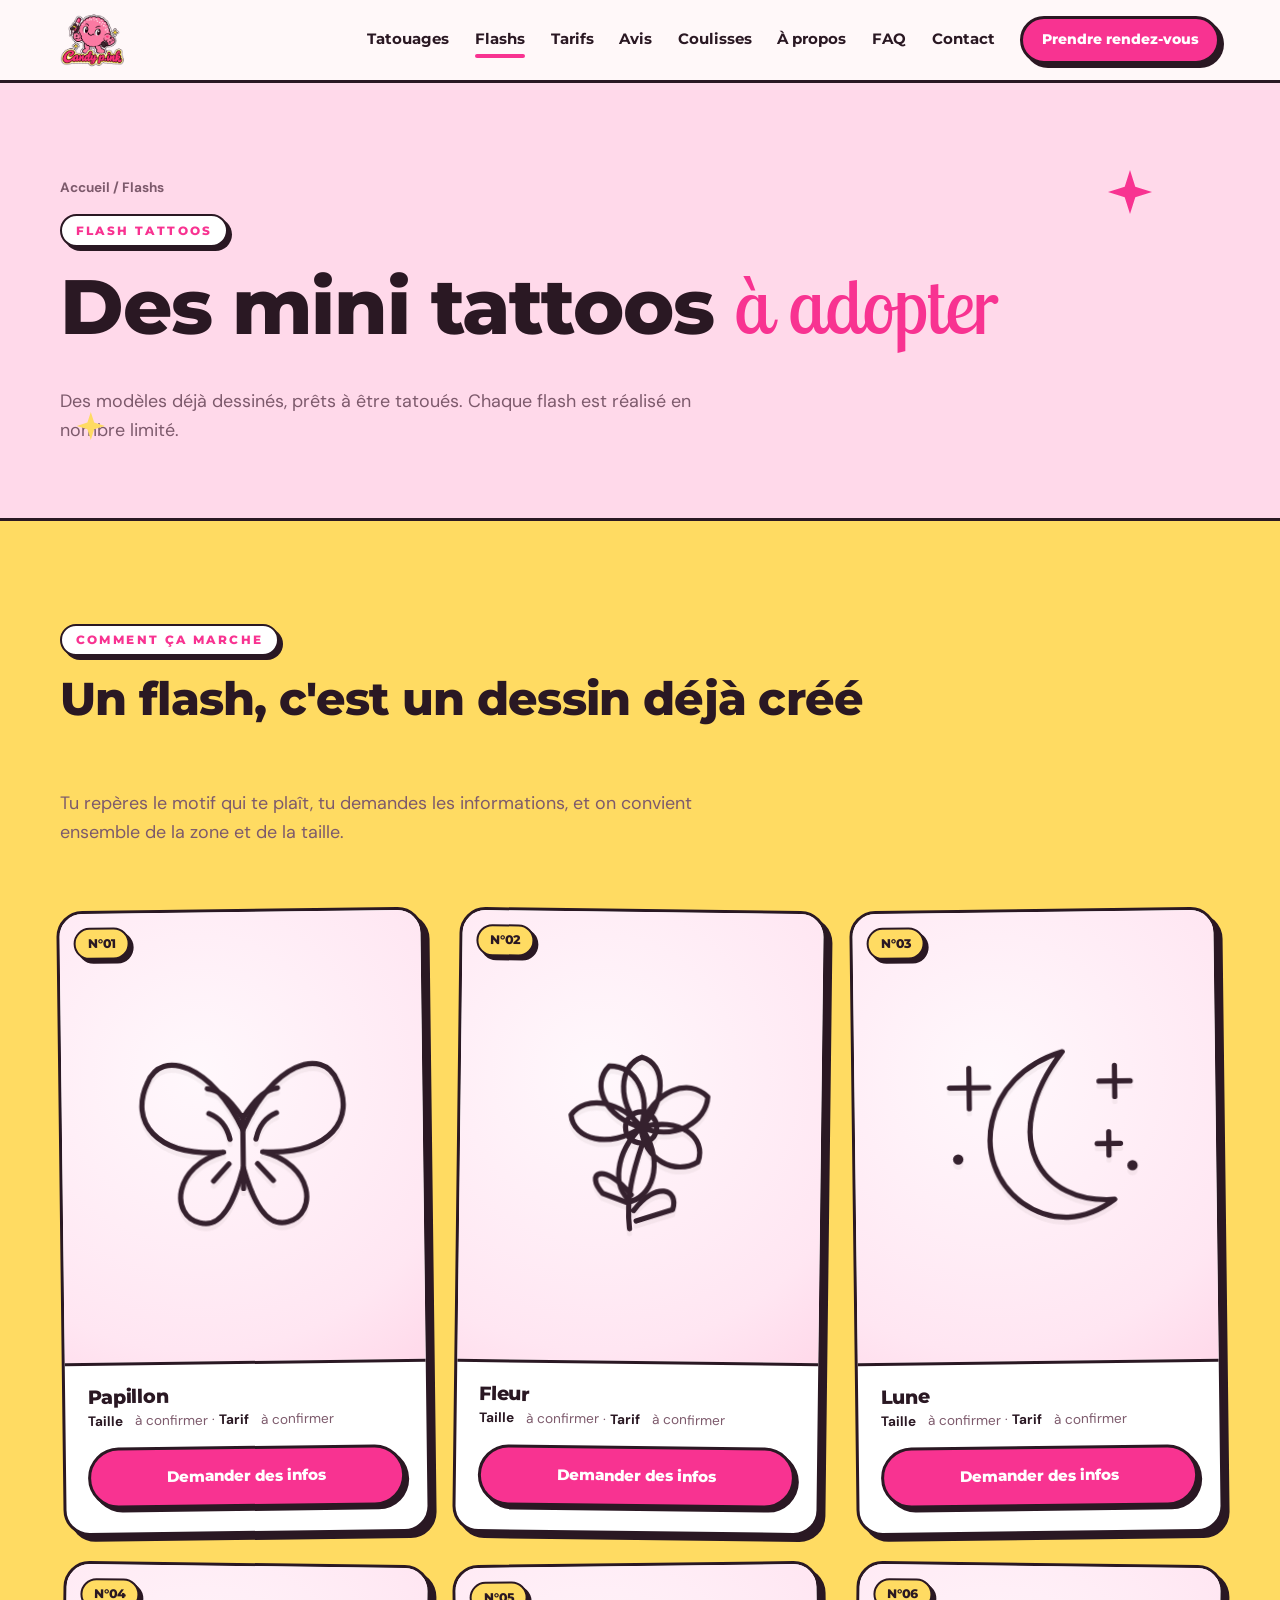
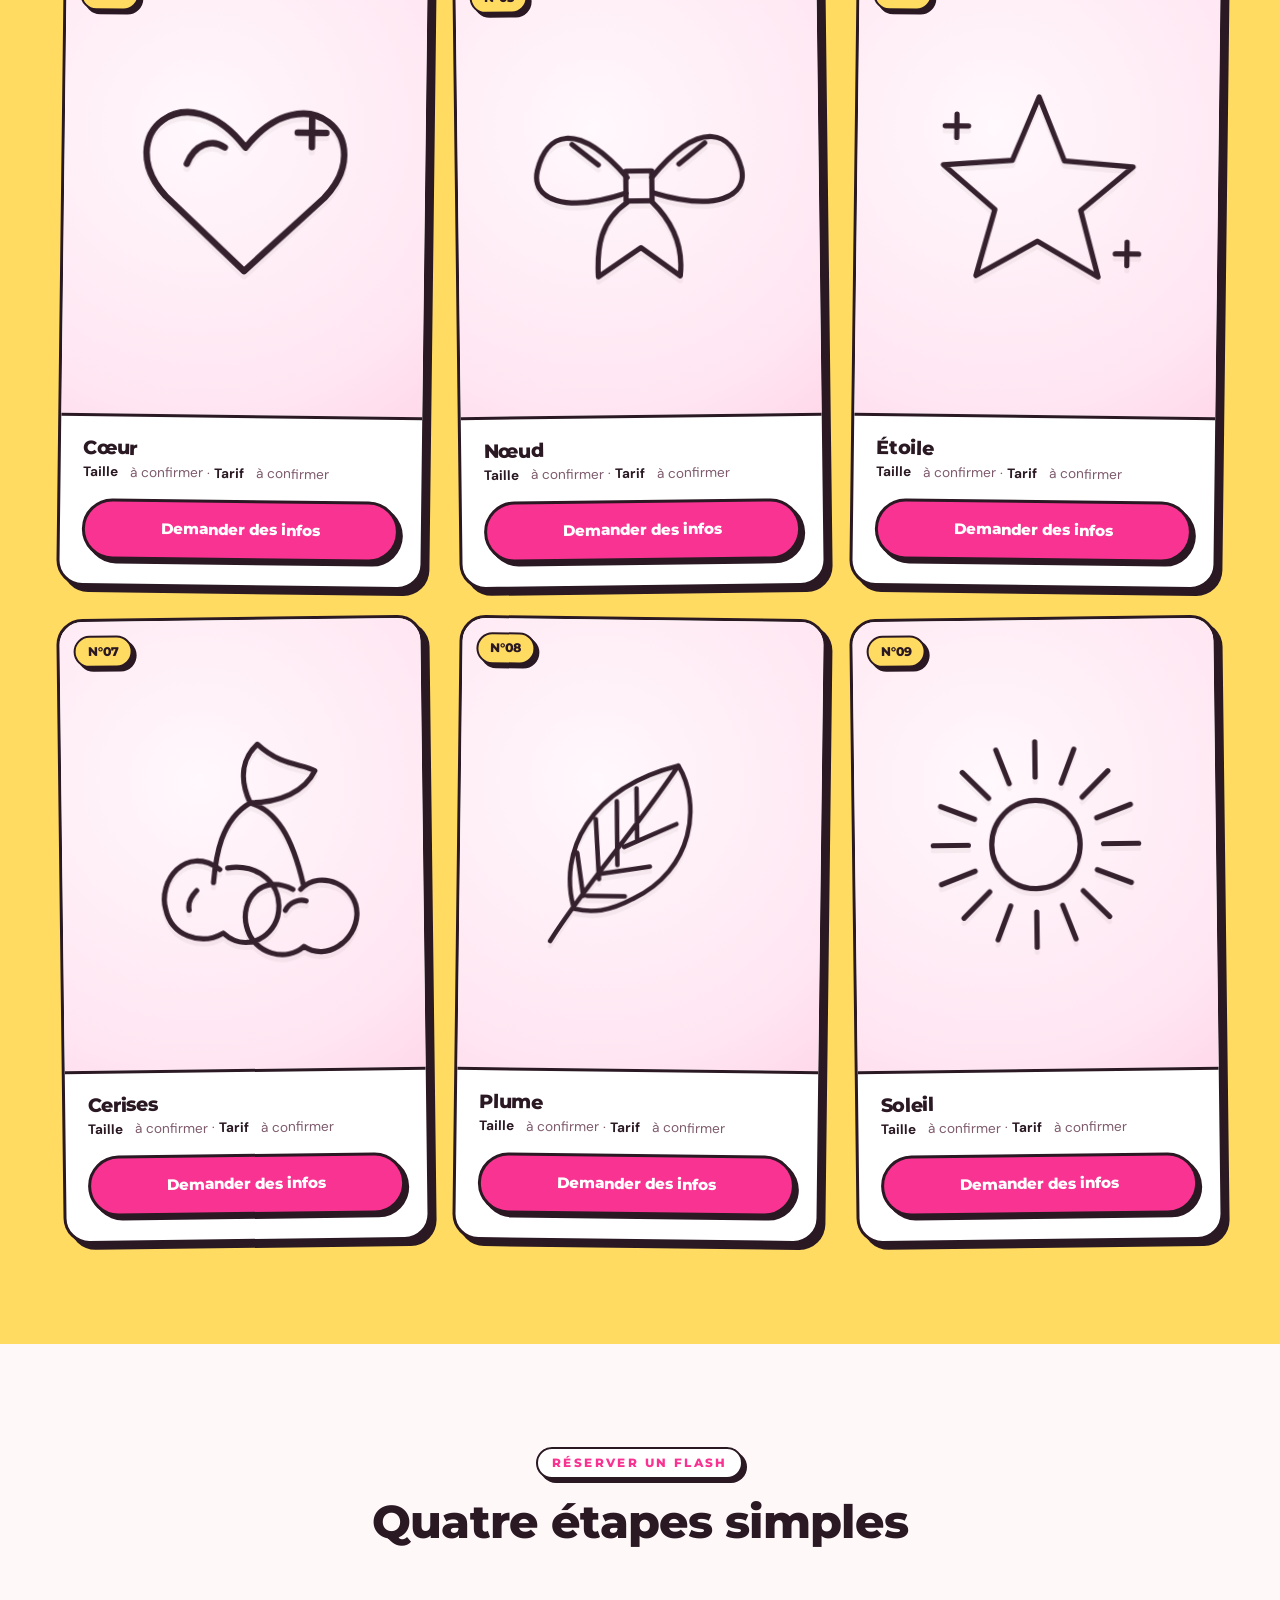
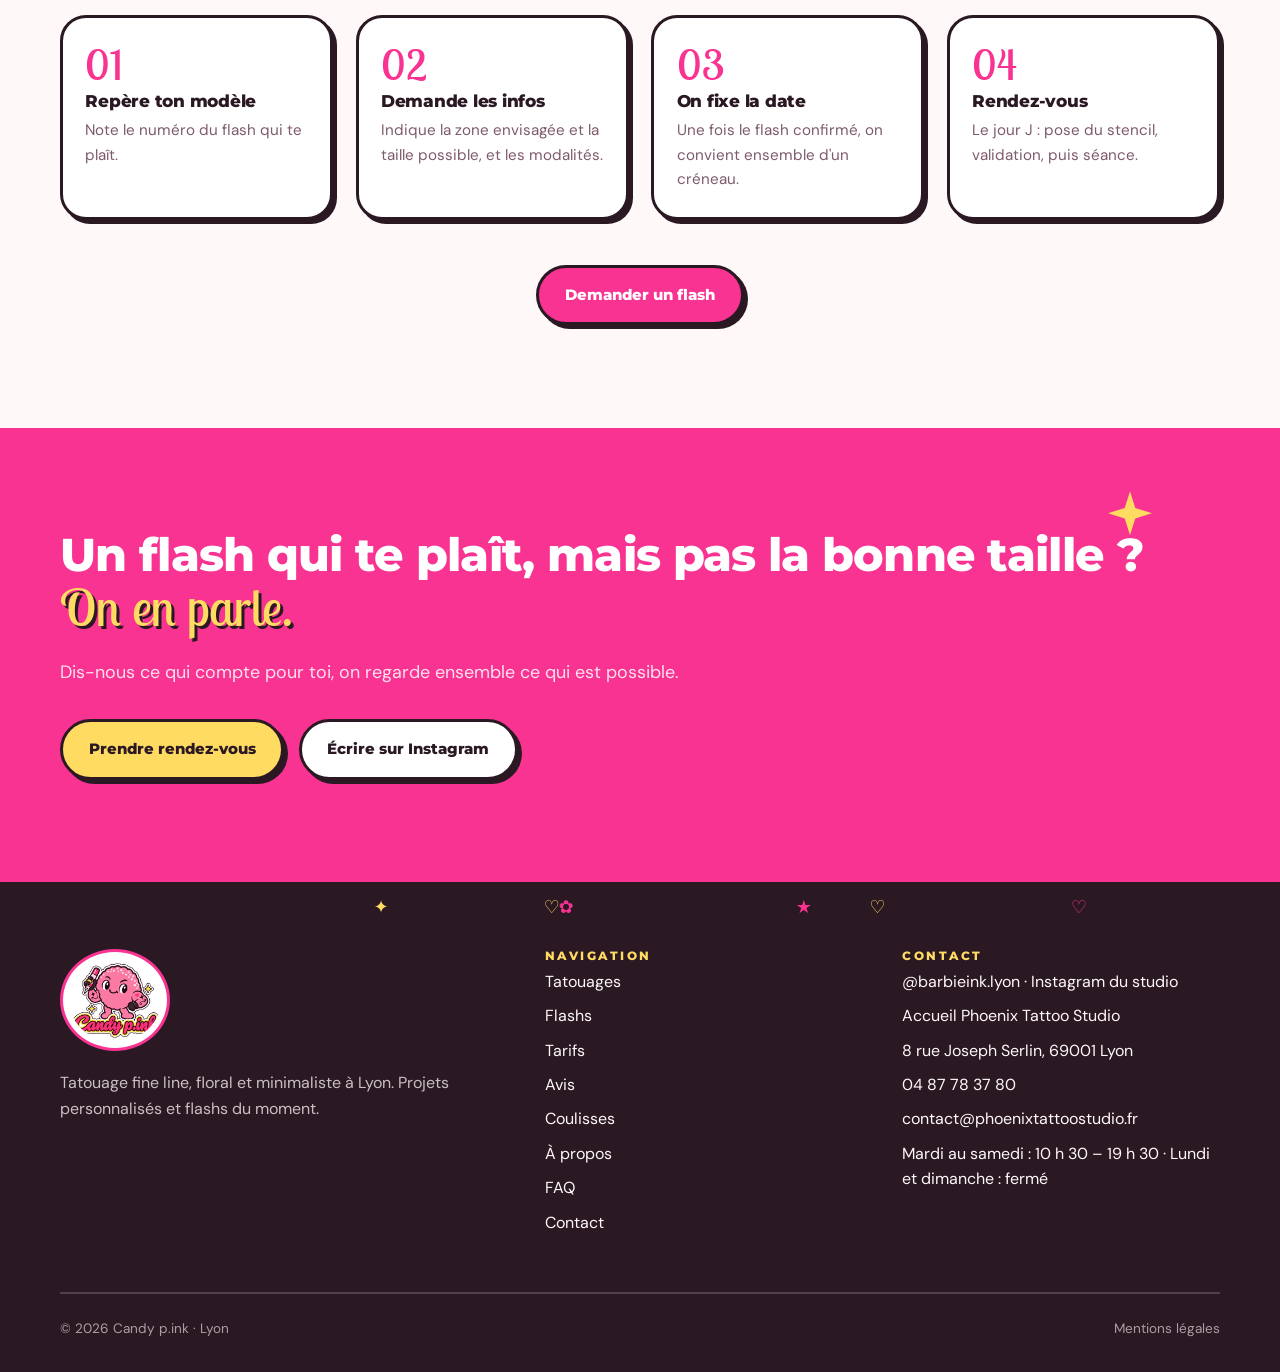
<file: flashs.html>
<!doctype html>
<html lang="fr">
<head>
  <meta charset="utf-8">
  <meta name="viewport" content="width=device-width, initial-scale=1">
  <title>Flashs à adopter · Candy p.ink</title>
  <meta name="description" content="Des mini tattoos déjà dessinés, prêts à être tatoués. Chaque flash est réalisé en nombre limité.">
  <link rel="preconnect" href="https://fonts.googleapis.com">
  <link rel="preconnect" href="https://fonts.gstatic.com" crossorigin>
  <link href="https://fonts.googleapis.com/css2?family=Lobster+Two:ital,wght@0,400;0,700;1,400&family=Montserrat:wght@500;600;700;800&family=DM+Sans:wght@400;500;700&display=swap" rel="stylesheet">
  <link rel="stylesheet" href="styles.css">
</head>
<body>
<div class="fx-veil" aria-hidden="true"><img src="logo.png" alt=""></div>

<header class="site-header">
  <div class="wrap">
    <a class="brand" href="index.html" aria-label="Candy p.ink, accueil"><img src="logo.png" alt="Candy p.ink"></a>
    <nav class="nav" aria-label="Navigation principale">
      <a href="tatouages.html">Tatouages</a>
      <a href="flashs.html" aria-current="page">Flashs</a>
      <a href="tarifs.html">Tarifs</a>
      <a href="avis.html">Avis</a>
      <a href="coulisses.html">Coulisses</a>
      <a href="a-propos.html">À propos</a>
      <a href="faq.html">FAQ</a>
      <a href="contact.html">Contact</a>
      <a class="btn btn-primary" href="contact.html">Prendre rendez-vous</a>
    </nav>
  </div>
</header>

<main>
  <section class="page-hero">
    <span class="spark pink" style="top:20%;right:10%;"></span>
    <span class="spark s2" style="bottom:18%;left:6%;"></span>
    <div class="wrap">
      <p class="crumbs"><a href="index.html">Accueil</a> / Flashs</p>
      <span class="kicker">Flash tattoos</span>
      <h1>Des mini tattoos <span class="script">à adopter</span></h1>
      <p class="lead">Des modèles déjà dessinés, prêts à être tatoués. Chaque flash est réalisé en nombre limité.</p>
    </div>
  </section>

  <section class="bg-butter">
    <div class="wrap">
      <div class="section-head">
        <div>
          <span class="kicker">Comment ça marche</span>
          <h2>Un flash, c'est un dessin déjà créé</h2>
        </div>
        <p class="lead">Tu repères le motif qui te plaît, tu demandes les informations, et on convient ensemble de la zone et de la taille.</p>
      </div>

      <div class="grid-3">
        <article class="work">
          <div class="work-media"><svg class="flash-illustration" viewBox="0 0 200 200" role="img" aria-label="Dessin illustratif : Papillon"><use href="./flash-art.svg#papillon"></use></svg><span class="badge-no">N°01</span></div>
          <div class="work-body"><h3>Papillon</h3><p class="work-meta"><span>Taille</span> à confirmer · <span>Tarif</span> à confirmer</p>
            <a class="btn btn-primary" href="contact.html?flash=01">Demander des infos</a></div>
        </article>
        <article class="work">
          <div class="work-media"><svg class="flash-illustration" viewBox="0 0 200 200" role="img" aria-label="Dessin illustratif : Fleur"><use href="./flash-art.svg#fleur"></use></svg><span class="badge-no">N°02</span></div>
          <div class="work-body"><h3>Fleur</h3><p class="work-meta"><span>Taille</span> à confirmer · <span>Tarif</span> à confirmer</p>
            <a class="btn btn-primary" href="contact.html?flash=02">Demander des infos</a></div>
        </article>
        <article class="work">
          <div class="work-media"><svg class="flash-illustration" viewBox="0 0 200 200" role="img" aria-label="Dessin illustratif : Lune"><use href="./flash-art.svg#lune"></use></svg><span class="badge-no">N°03</span></div>
          <div class="work-body"><h3>Lune</h3><p class="work-meta"><span>Taille</span> à confirmer · <span>Tarif</span> à confirmer</p>
            <a class="btn btn-primary" href="contact.html?flash=03">Demander des infos</a></div>
        </article>
        <article class="work">
          <div class="work-media"><svg class="flash-illustration" viewBox="0 0 200 200" role="img" aria-label="Dessin illustratif : Cœur"><use href="./flash-art.svg#coeur"></use></svg><span class="badge-no">N°04</span></div>
          <div class="work-body"><h3>Cœur</h3><p class="work-meta"><span>Taille</span> à confirmer · <span>Tarif</span> à confirmer</p>
            <a class="btn btn-primary" href="contact.html?flash=04">Demander des infos</a></div>
        </article>
        <article class="work">
          <div class="work-media"><svg class="flash-illustration" viewBox="0 0 200 200" role="img" aria-label="Dessin illustratif : Nœud"><use href="./flash-art.svg#noeud"></use></svg><span class="badge-no">N°05</span></div>
          <div class="work-body"><h3>Nœud</h3><p class="work-meta"><span>Taille</span> à confirmer · <span>Tarif</span> à confirmer</p>
            <a class="btn btn-primary" href="contact.html?flash=05">Demander des infos</a></div>
        </article>
        <article class="work">
          <div class="work-media"><svg class="flash-illustration" viewBox="0 0 200 200" role="img" aria-label="Dessin illustratif : Étoile"><use href="./flash-art.svg#etoile"></use></svg><span class="badge-no">N°06</span></div>
          <div class="work-body"><h3>Étoile</h3><p class="work-meta"><span>Taille</span> à confirmer · <span>Tarif</span> à confirmer</p>
            <a class="btn btn-primary" href="contact.html?flash=06">Demander des infos</a></div>
        </article>
        <article class="work">
          <div class="work-media"><svg class="flash-illustration" viewBox="0 0 200 200" role="img" aria-label="Dessin illustratif : Cerises"><use href="./flash-art.svg#cerises"></use></svg><span class="badge-no">N°07</span></div>
          <div class="work-body"><h3>Cerises</h3><p class="work-meta"><span>Taille</span> à confirmer · <span>Tarif</span> à confirmer</p>
            <a class="btn btn-primary" href="contact.html?flash=07">Demander des infos</a></div>
        </article>
        <article class="work">
          <div class="work-media"><svg class="flash-illustration" viewBox="0 0 200 200" role="img" aria-label="Dessin illustratif : Plume"><use href="./flash-art.svg#plume"></use></svg><span class="badge-no">N°08</span></div>
          <div class="work-body"><h3>Plume</h3><p class="work-meta"><span>Taille</span> à confirmer · <span>Tarif</span> à confirmer</p>
            <a class="btn btn-primary" href="contact.html?flash=08">Demander des infos</a></div>
        </article>
        <article class="work">
          <div class="work-media"><svg class="flash-illustration" viewBox="0 0 200 200" role="img" aria-label="Dessin illustratif : Soleil"><use href="./flash-art.svg#soleil"></use></svg><span class="badge-no">N°09</span></div>
          <div class="work-body"><h3>Soleil</h3><p class="work-meta"><span>Taille</span> à confirmer · <span>Tarif</span> à confirmer</p>
            <a class="btn btn-primary" href="contact.html?flash=09">Demander des infos</a></div>
        </article>
      </div>
    </div>
  </section>

  <section>
    <div class="wrap">
      <div class="section-head center" style="justify-content:center;">
        <div>
          <span class="kicker">Réserver un flash</span>
          <h2>Quatre étapes simples</h2>
        </div>
      </div>
      <ol class="steps">
        <li><span class="step-no">01</span><h3>Repère ton modèle</h3><p>Note le numéro du flash qui te plaît.</p></li>
        <li><span class="step-no">02</span><h3>Demande les infos</h3><p>Indique la zone envisagée et la taille possible, et les modalités.</p></li>
        <li><span class="step-no">03</span><h3>On fixe la date</h3><p>Une fois le flash confirmé, on convient ensemble d'un créneau.</p></li>
        <li><span class="step-no">04</span><h3>Rendez-vous</h3><p>Le jour J : pose du stencil, validation, puis séance.</p></li>
      </ol>
      <div class="center" style="margin-top:2.8rem;">
        <a class="btn btn-primary" href="contact.html">Demander un flash</a>
      </div>
    </div>
  </section>

  <section class="bg-pink cta">
    <span class="spark" style="top:14%;right:10%;"></span>
    <div class="wrap">
      <h2>Un flash qui te plaît, mais pas la bonne taille ? <span class="script">On en parle.</span></h2>
      <p class="lead">Dis-nous ce qui compte pour toi, on regarde ensemble ce qui est possible.</p>
      <div class="cta-actions">
        <a class="btn btn-butter" href="contact.html">Prendre rendez-vous</a>
        <a class="btn btn-white" href="https://www.instagram.com/barbieink.lyon/" target="_blank" rel="noopener">Écrire sur Instagram</a>
      </div>
    </div>
  </section>
</main>

<footer class="site-footer">
  <div class="wrap">
    <div class="footer-grid">
      <div>
        <img class="footer-logo" src="logo.png" alt="Candy p.ink">
        <p style="margin-top:1.2rem;">Tatouage fine line, floral et minimaliste à Lyon. Projets personnalisés et flashs du moment.</p>
      </div>
      <div>
        <h3>Navigation</h3>
        <ul>
          <li><a href="tatouages.html">Tatouages</a></li>
          <li><a href="flashs.html">Flashs</a></li>
          <li><a href="tarifs.html">Tarifs</a></li>
          <li><a href="avis.html">Avis</a></li>
          <li><a href="coulisses.html">Coulisses</a></li>
          <li><a href="a-propos.html">À propos</a></li>
          <li><a href="faq.html">FAQ</a></li>
          <li><a href="contact.html">Contact</a></li>
        </ul>
      </div>
      <div>
        <h3>Contact</h3>
        <ul>
<li><a href="https://www.instagram.com/barbieink.lyon/" target="_blank" rel="noopener">@barbieink.lyon · Instagram du studio</a></li>
<li>Accueil Phoenix Tattoo Studio</li>
<li><a href="https://www.google.com/maps/search/?api=1&amp;query=8+Rue+Joseph+Serlin+69001+Lyon" target="_blank" rel="noopener">8 rue Joseph Serlin, 69001 Lyon</a></li>
<li><a href="tel:+33487783780">04 87 78 37 80</a></li>
<li><a href="mailto:contact@phoenixtattoostudio.fr">contact@phoenixtattoostudio.fr</a></li>
<li>Mardi au samedi : 10 h 30 – 19 h 30 · Lundi et dimanche : fermé</li>
</ul>
      </div>
    </div>
    <div class="footer-bottom">
      <span>© 2026 Candy p.ink · Lyon</span>
      <a href="mentions-legales.html">Mentions légales</a>
    </div>
  </div>
</footer>
<script src="fx.js" defer></script>
</body>
</html>
</file>
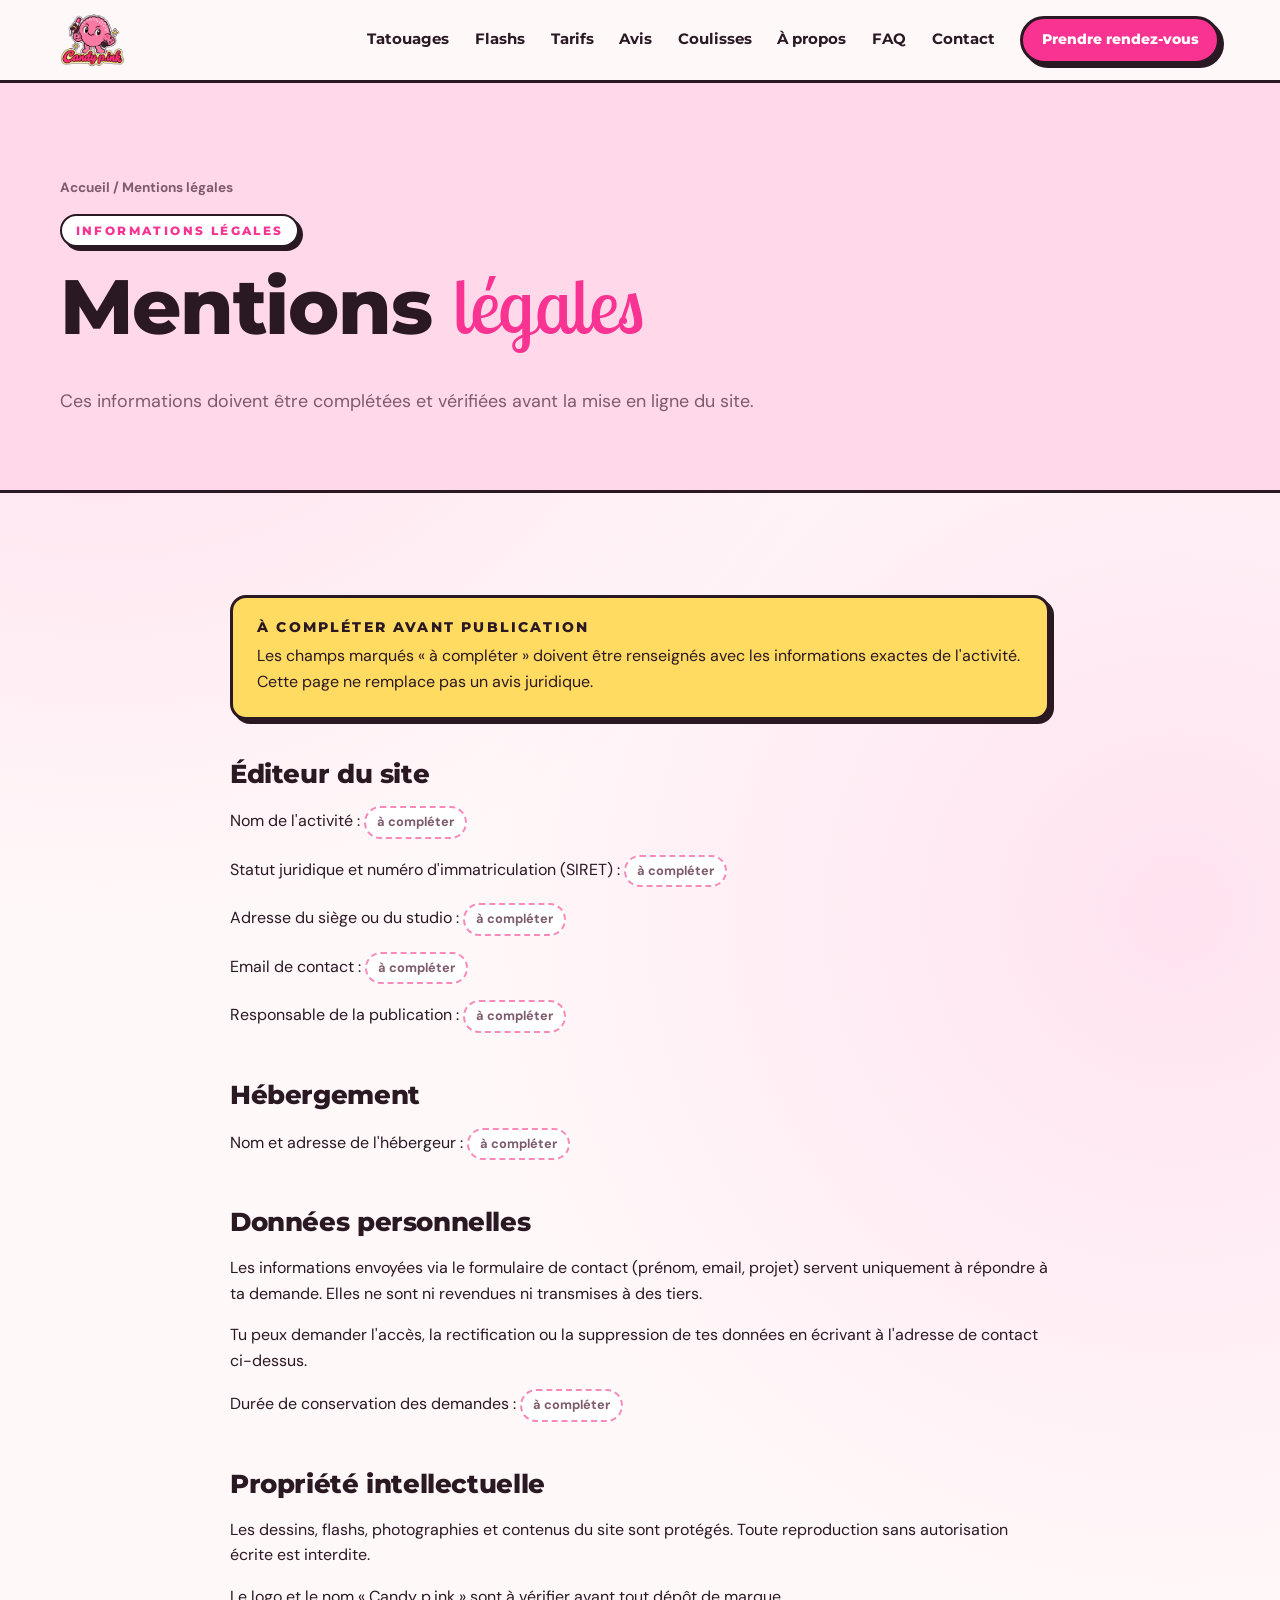
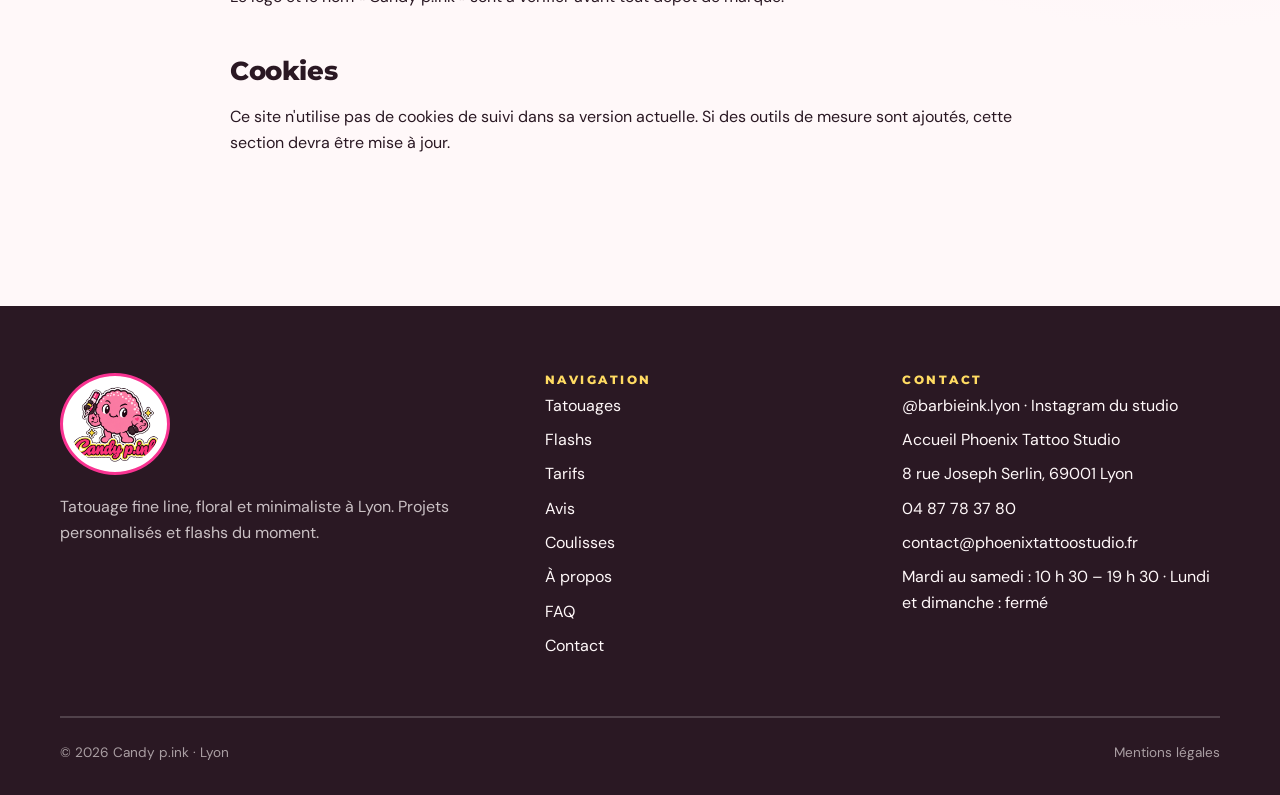
<file: mentions-legales.html>
<!doctype html>
<html lang="fr">
<head>
  <meta charset="utf-8">
  <meta name="viewport" content="width=device-width, initial-scale=1">
  <title>Mentions légales · Candy p.ink</title>
  <meta name="robots" content="noindex">
  <link rel="preconnect" href="https://fonts.googleapis.com">
  <link rel="preconnect" href="https://fonts.gstatic.com" crossorigin>
  <link href="https://fonts.googleapis.com/css2?family=Lobster+Two:ital,wght@0,400;0,700;1,400&family=Montserrat:wght@500;600;700;800&family=DM+Sans:wght@400;500;700&display=swap" rel="stylesheet">
  <link rel="stylesheet" href="styles.css">
</head>
<body>
<div class="fx-veil" aria-hidden="true"><img src="logo.png" alt=""></div>

<header class="site-header">
  <div class="wrap">
    <a class="brand" href="index.html" aria-label="Candy p.ink, accueil"><img src="logo.png" alt="Candy p.ink"></a>
    <nav class="nav" aria-label="Navigation principale">
      <a href="tatouages.html">Tatouages</a>
      <a href="flashs.html">Flashs</a>
      <a href="tarifs.html">Tarifs</a>
      <a href="avis.html">Avis</a>
      <a href="coulisses.html">Coulisses</a>
      <a href="a-propos.html">À propos</a>
      <a href="faq.html">FAQ</a>
      <a href="contact.html">Contact</a>
      <a class="btn btn-primary" href="contact.html">Prendre rendez-vous</a>
    </nav>
  </div>
</header>

<main>
  <section class="page-hero">
    <div class="wrap">
      <p class="crumbs"><a href="index.html">Accueil</a> / Mentions légales</p>
      <span class="kicker">Informations légales</span>
      <h1>Mentions <span class="script">légales</span></h1>
      <p class="lead">Ces informations doivent être complétées et vérifiées avant la mise en ligne du site.</p>
    </div>
  </section>

  <section>
    <div class="wrap" style="max-width:820px;">
      <div class="note-box" style="margin-bottom:2.5rem;">
        <h3>À compléter avant publication</h3>
        <p>Les champs marqués « à compléter » doivent être renseignés avec les informations exactes de l'activité. Cette page ne remplace pas un avis juridique.</p>
      </div>

      <div class="faq-group">
        <h2>Éditeur du site</h2>
        <p>Nom de l'activité : <span class="pending">à compléter</span></p>
        <p>Statut juridique et numéro d'immatriculation (SIRET) : <span class="pending">à compléter</span></p>
        <p>Adresse du siège ou du studio : <span class="pending">à compléter</span></p>
        <p>Email de contact : <span class="pending">à compléter</span></p>
        <p>Responsable de la publication : <span class="pending">à compléter</span></p>
      </div>

      <div class="faq-group">
        <h2>Hébergement</h2>
        <p>Nom et adresse de l'hébergeur : <span class="pending">à compléter</span></p>
      </div>

      <div class="faq-group">
        <h2>Données personnelles</h2>
        <p>Les informations envoyées via le formulaire de contact (prénom, email, projet) servent uniquement à répondre à ta demande. Elles ne sont ni revendues ni transmises à des tiers.</p>
        <p>Tu peux demander l'accès, la rectification ou la suppression de tes données en écrivant à l'adresse de contact ci-dessus.</p>
        <p>Durée de conservation des demandes : <span class="pending">à compléter</span></p>
      </div>

      <div class="faq-group">
        <h2>Propriété intellectuelle</h2>
        <p>Les dessins, flashs, photographies et contenus du site sont protégés. Toute reproduction sans autorisation écrite est interdite.</p>
        <p>Le logo et le nom « Candy p.ink » sont à vérifier avant tout dépôt de marque.</p>
      </div>

      <div class="faq-group">
        <h2>Cookies</h2>
        <p>Ce site n'utilise pas de cookies de suivi dans sa version actuelle. Si des outils de mesure sont ajoutés, cette section devra être mise à jour.</p>
      </div>
    </div>
  </section>
</main>

<footer class="site-footer">
  <div class="wrap">
    <div class="footer-grid">
      <div>
        <img class="footer-logo" src="logo.png" alt="Candy p.ink">
        <p style="margin-top:1.2rem;">Tatouage fine line, floral et minimaliste à Lyon. Projets personnalisés et flashs du moment.</p>
      </div>
      <div>
        <h3>Navigation</h3>
        <ul>
          <li><a href="tatouages.html">Tatouages</a></li>
          <li><a href="flashs.html">Flashs</a></li>
          <li><a href="tarifs.html">Tarifs</a></li>
          <li><a href="avis.html">Avis</a></li>
          <li><a href="coulisses.html">Coulisses</a></li>
          <li><a href="a-propos.html">À propos</a></li>
          <li><a href="faq.html">FAQ</a></li>
          <li><a href="contact.html">Contact</a></li>
        </ul>
      </div>
      <div>
        <h3>Contact</h3>
        <ul>
<li><a href="https://www.instagram.com/barbieink.lyon/" target="_blank" rel="noopener">@barbieink.lyon · Instagram du studio</a></li>
<li>Accueil Phoenix Tattoo Studio</li>
<li><a href="https://www.google.com/maps/search/?api=1&amp;query=8+Rue+Joseph+Serlin+69001+Lyon" target="_blank" rel="noopener">8 rue Joseph Serlin, 69001 Lyon</a></li>
<li><a href="tel:+33487783780">04 87 78 37 80</a></li>
<li><a href="mailto:contact@phoenixtattoostudio.fr">contact@phoenixtattoostudio.fr</a></li>
<li>Mardi au samedi : 10 h 30 – 19 h 30 · Lundi et dimanche : fermé</li>
</ul>
      </div>
    </div>
    <div class="footer-bottom">
      <span>© 2026 Candy p.ink · Lyon</span>
      <a href="mentions-legales.html" aria-current="page">Mentions légales</a>
    </div>
  </div>
</footer>
<script src="fx.js" defer></script>
</body>
</html>
</file>
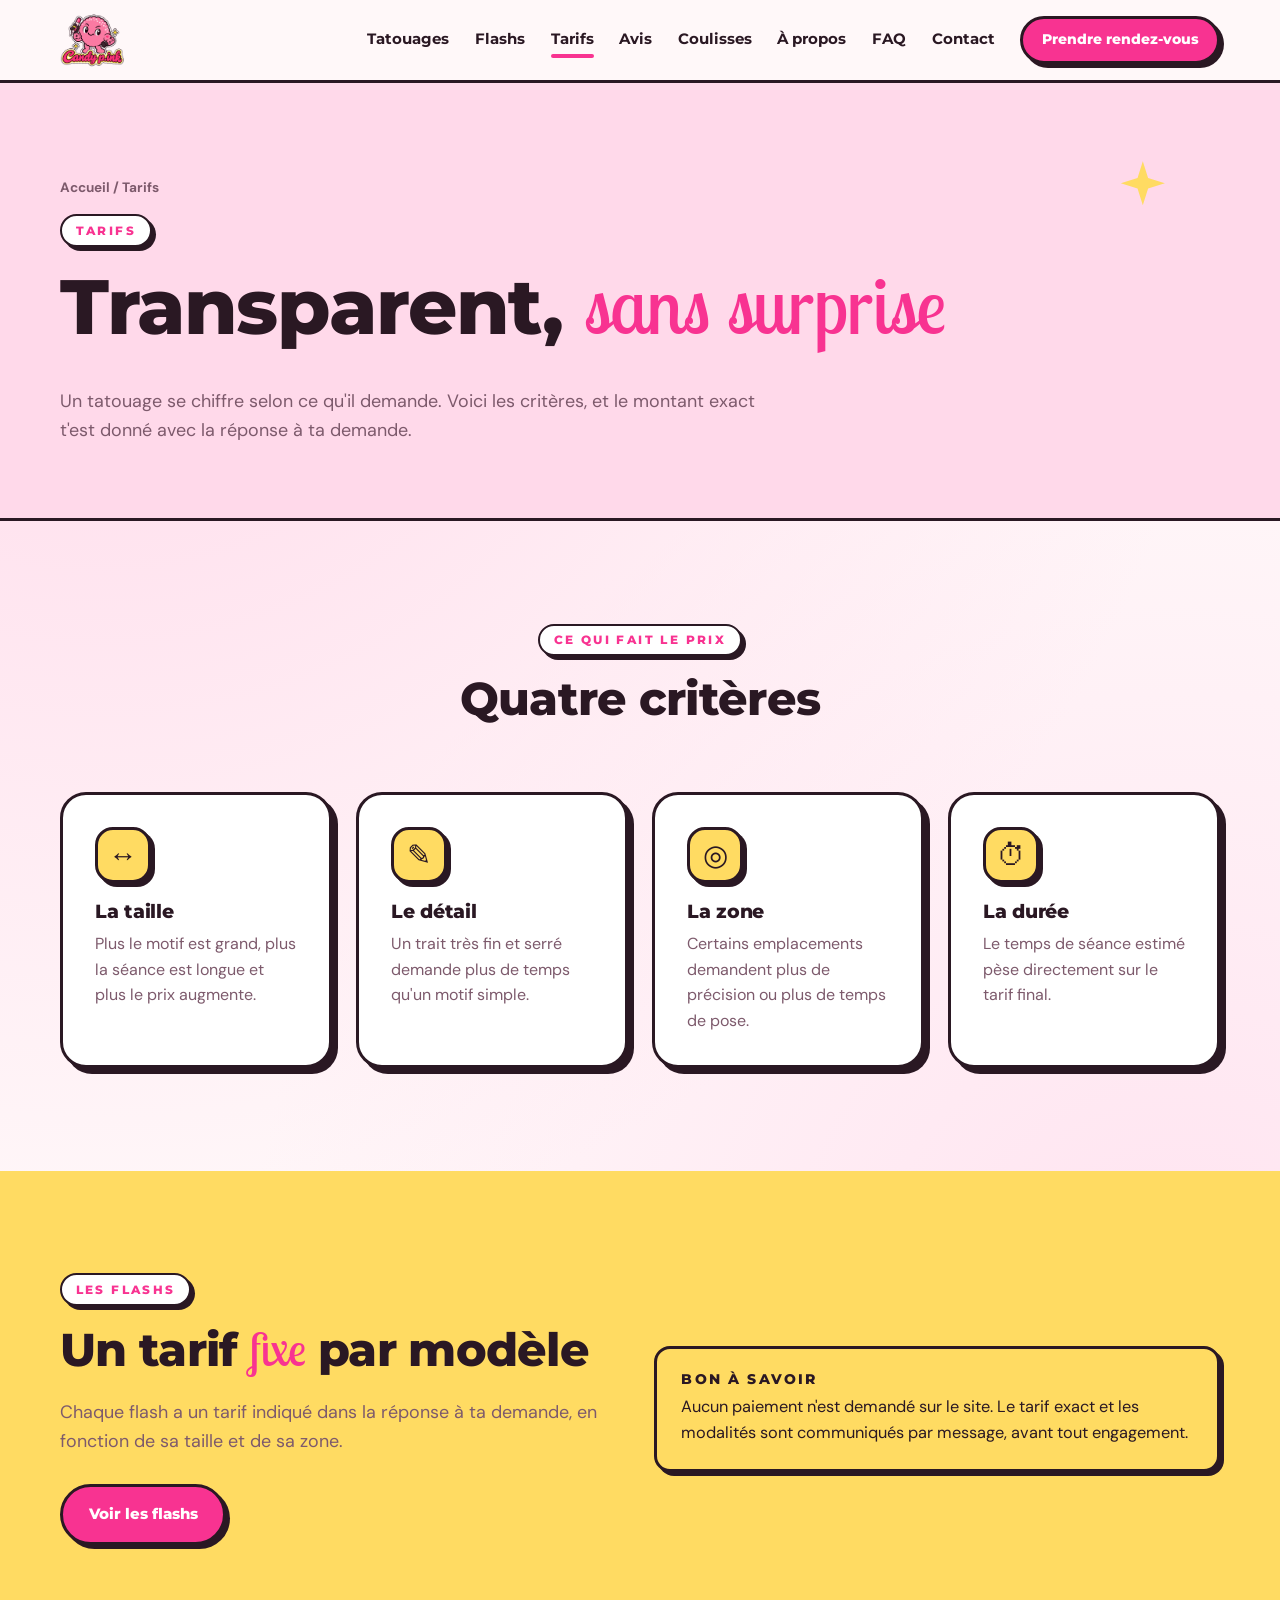
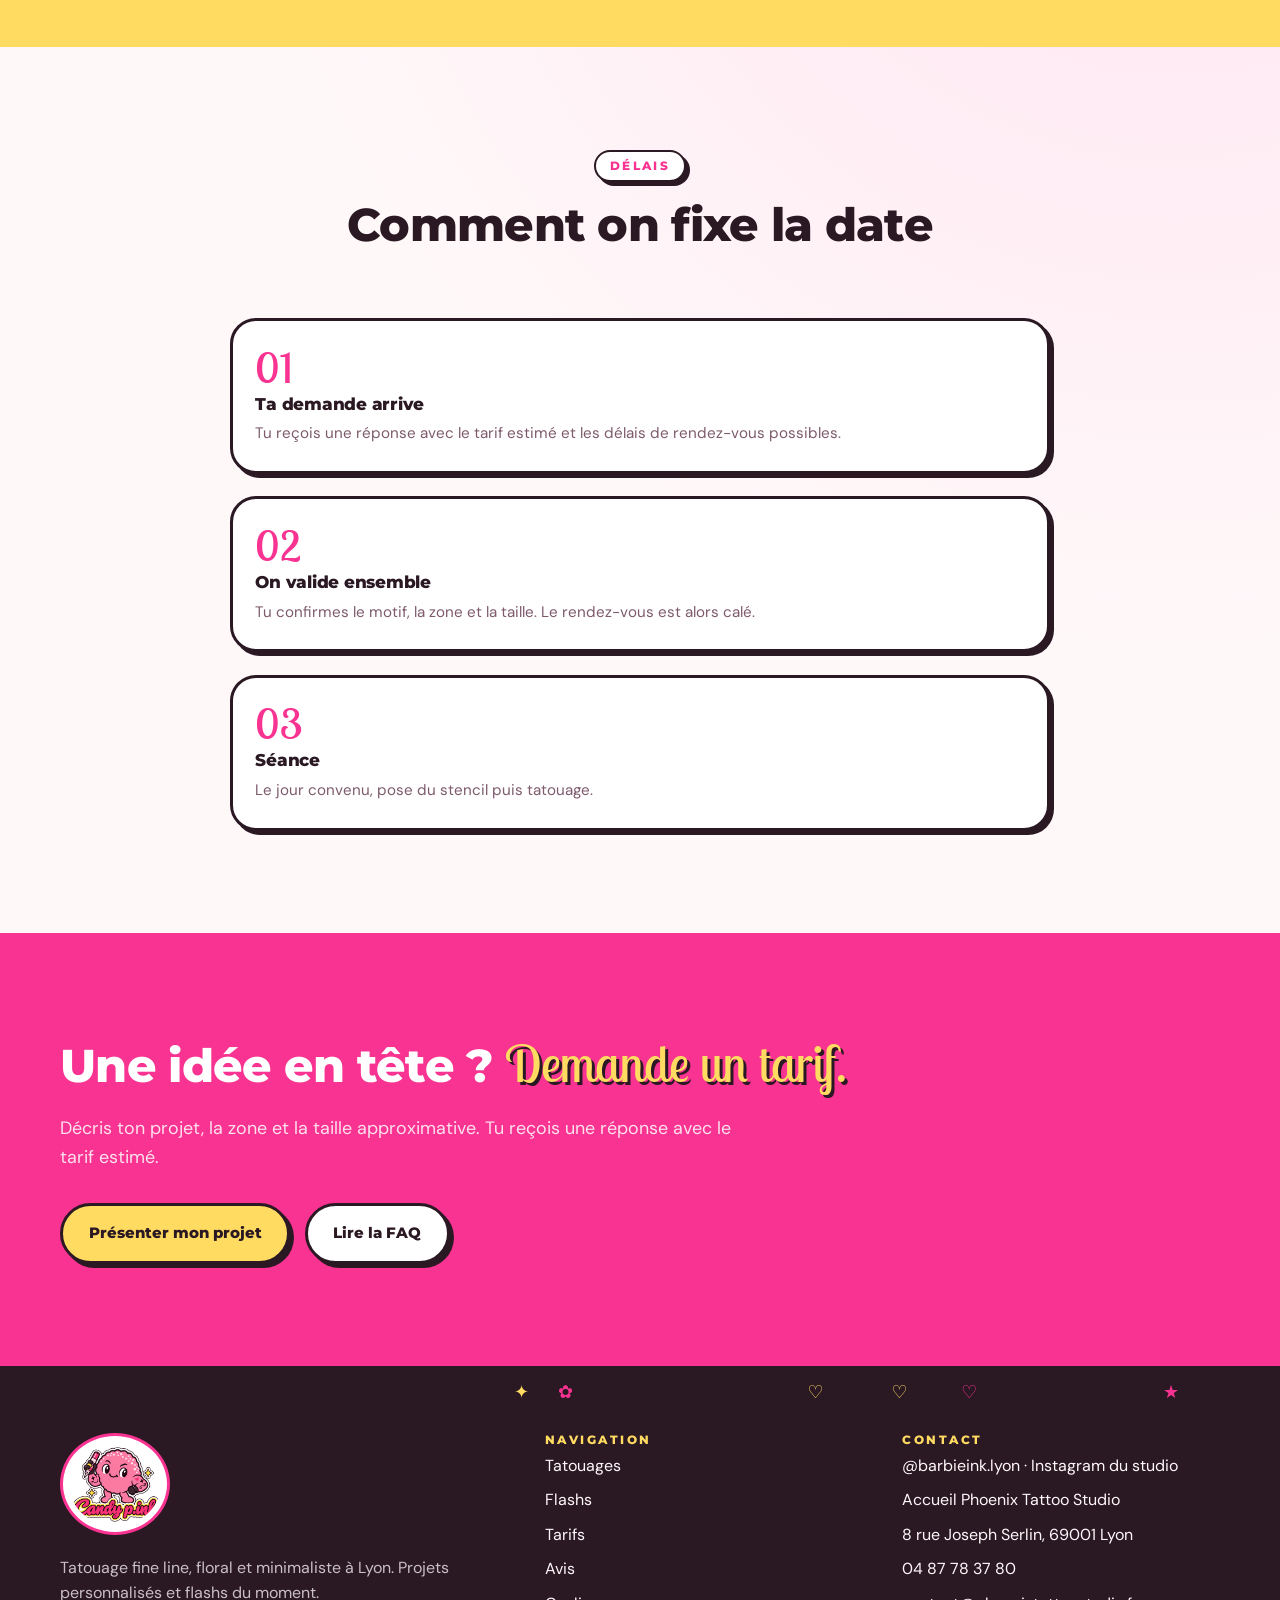
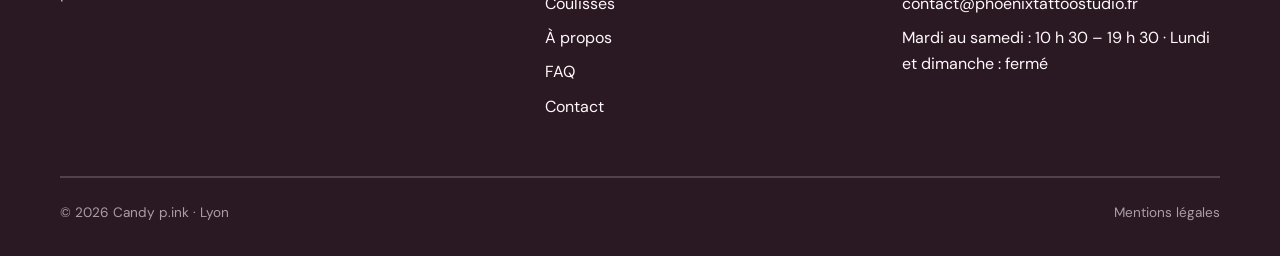
<file: tarifs.html>
<!doctype html>
<html lang="fr">
<head>
  <meta charset="utf-8">
  <meta name="viewport" content="width=device-width, initial-scale=1">
  <title>Tarifs · Candy p.ink</title>
  <meta name="description" content="Comment sont calculés les tarifs chez Candy p.ink : taille, niveau de détail, zone et durée de la séance.">
  <link rel="preconnect" href="https://fonts.googleapis.com">
  <link rel="preconnect" href="https://fonts.gstatic.com" crossorigin>
  <link href="https://fonts.googleapis.com/css2?family=Lobster+Two:ital,wght@0,400;0,700;1,400&family=Montserrat:wght@500;600;700;800&family=DM+Sans:wght@400;500;700&display=swap" rel="stylesheet">
  <link rel="stylesheet" href="styles.css">
</head>
<body>
<div class="fx-veil" aria-hidden="true"><img src="logo.png" alt=""></div>

<header class="site-header">
  <div class="wrap">
    <a class="brand" href="index.html" aria-label="Candy p.ink, accueil"><img src="logo.png" alt="Candy p.ink"></a>
    <nav class="nav" aria-label="Navigation principale">
      <a href="tatouages.html">Tatouages</a>
      <a href="flashs.html">Flashs</a>
      <a href="tarifs.html" aria-current="page">Tarifs</a>
      <a href="avis.html">Avis</a>
      <a href="coulisses.html">Coulisses</a>
      <a href="a-propos.html">À propos</a>
      <a href="faq.html">FAQ</a>
      <a href="contact.html">Contact</a>
      <a class="btn btn-primary" href="contact.html">Prendre rendez-vous</a>
    </nav>
  </div>
</header>

<main>
  <section class="page-hero">
    <span class="spark" style="top:18%;right:9%;"></span>
    <div class="wrap">
      <p class="crumbs"><a href="index.html">Accueil</a> / Tarifs</p>
      <span class="kicker">Tarifs</span>
      <h1>Transparent, <span class="script">sans surprise</span></h1>
      <p class="lead">Un tatouage se chiffre selon ce qu'il demande. Voici les critères, et le montant exact t'est donné avec la réponse à ta demande.</p>
    </div>
  </section>

  <section>
    <div class="wrap">
      <div class="section-head center" style="justify-content:center;">
        <div>
          <span class="kicker">Ce qui fait le prix</span>
          <h2>Quatre critères</h2>
        </div>
      </div>
      <div class="grid-4">
        <article class="card">
          <span class="icon">↔</span>
          <h3>La taille</h3>
          <p>Plus le motif est grand, plus la séance est longue et plus le prix augmente.</p>
        </article>
        <article class="card">
          <span class="icon">✎</span>
          <h3>Le détail</h3>
          <p>Un trait très fin et serré demande plus de temps qu'un motif simple.</p>
        </article>
        <article class="card">
          <span class="icon">◎</span>
          <h3>La zone</h3>
          <p>Certains emplacements demandent plus de précision ou plus de temps de pose.</p>
        </article>
        <article class="card">
          <span class="icon">⏱</span>
          <h3>La durée</h3>
          <p>Le temps de séance estimé pèse directement sur le tarif final.</p>
        </article>
      </div>
    </div>
  </section>

  <section class="bg-butter">
    <div class="wrap grid-2" style="align-items:center;">
      <div>
        <span class="kicker">Les flashs</span>
        <h2>Un tarif <span class="script">fixe</span> par modèle</h2>
        <p class="lead">Chaque flash a un tarif indiqué dans la réponse à ta demande, en fonction de sa taille et de sa zone.</p>
        <div style="margin-top:1.8rem;"><a class="btn btn-primary" href="flashs.html">Voir les flashs</a></div>
      </div>
      <div class="note-box" style="font-size:1.02rem;">
        <h3>Bon à savoir</h3>
        <p>Aucun paiement n'est demandé sur le site. Le tarif exact et les modalités sont communiqués par message, avant tout engagement.</p>
      </div>
    </div>
  </section>

  <section>
    <div class="wrap" style="max-width:820px;">
      <div class="section-head center" style="justify-content:center;">
        <div>
          <span class="kicker">Délais</span>
          <h2>Comment on fixe la date</h2>
        </div>
      </div>
      <ol class="steps" style="grid-template-columns:1fr;">
        <li><span class="step-no">01</span><h3>Ta demande arrive</h3><p>Tu reçois une réponse avec le tarif estimé et les délais de rendez-vous possibles.</p></li>
        <li><span class="step-no">02</span><h3>On valide ensemble</h3><p>Tu confirmes le motif, la zone et la taille. Le rendez-vous est alors calé.</p></li>
        <li><span class="step-no">03</span><h3>Séance</h3><p>Le jour convenu, pose du stencil puis tatouage.</p></li>
      </ol>
    </div>
  </section>

  <section class="bg-pink cta">
    <div class="wrap">
      <h2>Une idée en tête ? <span class="script">Demande un tarif.</span></h2>
      <p class="lead">Décris ton projet, la zone et la taille approximative. Tu reçois une réponse avec le tarif estimé.</p>
      <div class="cta-actions">
        <a class="btn btn-butter" href="contact.html">Présenter mon projet</a>
        <a class="btn btn-white" href="faq.html">Lire la FAQ</a>
      </div>
    </div>
  </section>
</main>

<footer class="site-footer">
  <div class="wrap">
    <div class="footer-grid">
      <div>
        <img class="footer-logo" src="logo.png" alt="Candy p.ink">
        <p style="margin-top:1.2rem;">Tatouage fine line, floral et minimaliste à Lyon. Projets personnalisés et flashs du moment.</p>
      </div>
      <div>
        <h3>Navigation</h3>
        <ul>
          <li><a href="tatouages.html">Tatouages</a></li>
          <li><a href="flashs.html">Flashs</a></li>
          <li><a href="tarifs.html">Tarifs</a></li>
          <li><a href="avis.html">Avis</a></li>
          <li><a href="coulisses.html">Coulisses</a></li>
          <li><a href="a-propos.html">À propos</a></li>
          <li><a href="faq.html">FAQ</a></li>
          <li><a href="contact.html">Contact</a></li>
        </ul>
      </div>
      <div>
        <h3>Contact</h3>
        <ul>
<li><a href="https://www.instagram.com/barbieink.lyon/" target="_blank" rel="noopener">@barbieink.lyon · Instagram du studio</a></li>
<li>Accueil Phoenix Tattoo Studio</li>
<li><a href="https://www.google.com/maps/search/?api=1&amp;query=8+Rue+Joseph+Serlin+69001+Lyon" target="_blank" rel="noopener">8 rue Joseph Serlin, 69001 Lyon</a></li>
<li><a href="tel:+33487783780">04 87 78 37 80</a></li>
<li><a href="mailto:contact@phoenixtattoostudio.fr">contact@phoenixtattoostudio.fr</a></li>
<li>Mardi au samedi : 10 h 30 – 19 h 30 · Lundi et dimanche : fermé</li>
</ul>
      </div>
    </div>
    <div class="footer-bottom">
      <span>© 2026 Candy p.ink · Lyon</span>
      <a href="mentions-legales.html">Mentions légales</a>
    </div>
  </div>
</footer>
<script src="fx.js" defer></script>
</body>
</html>
</file>
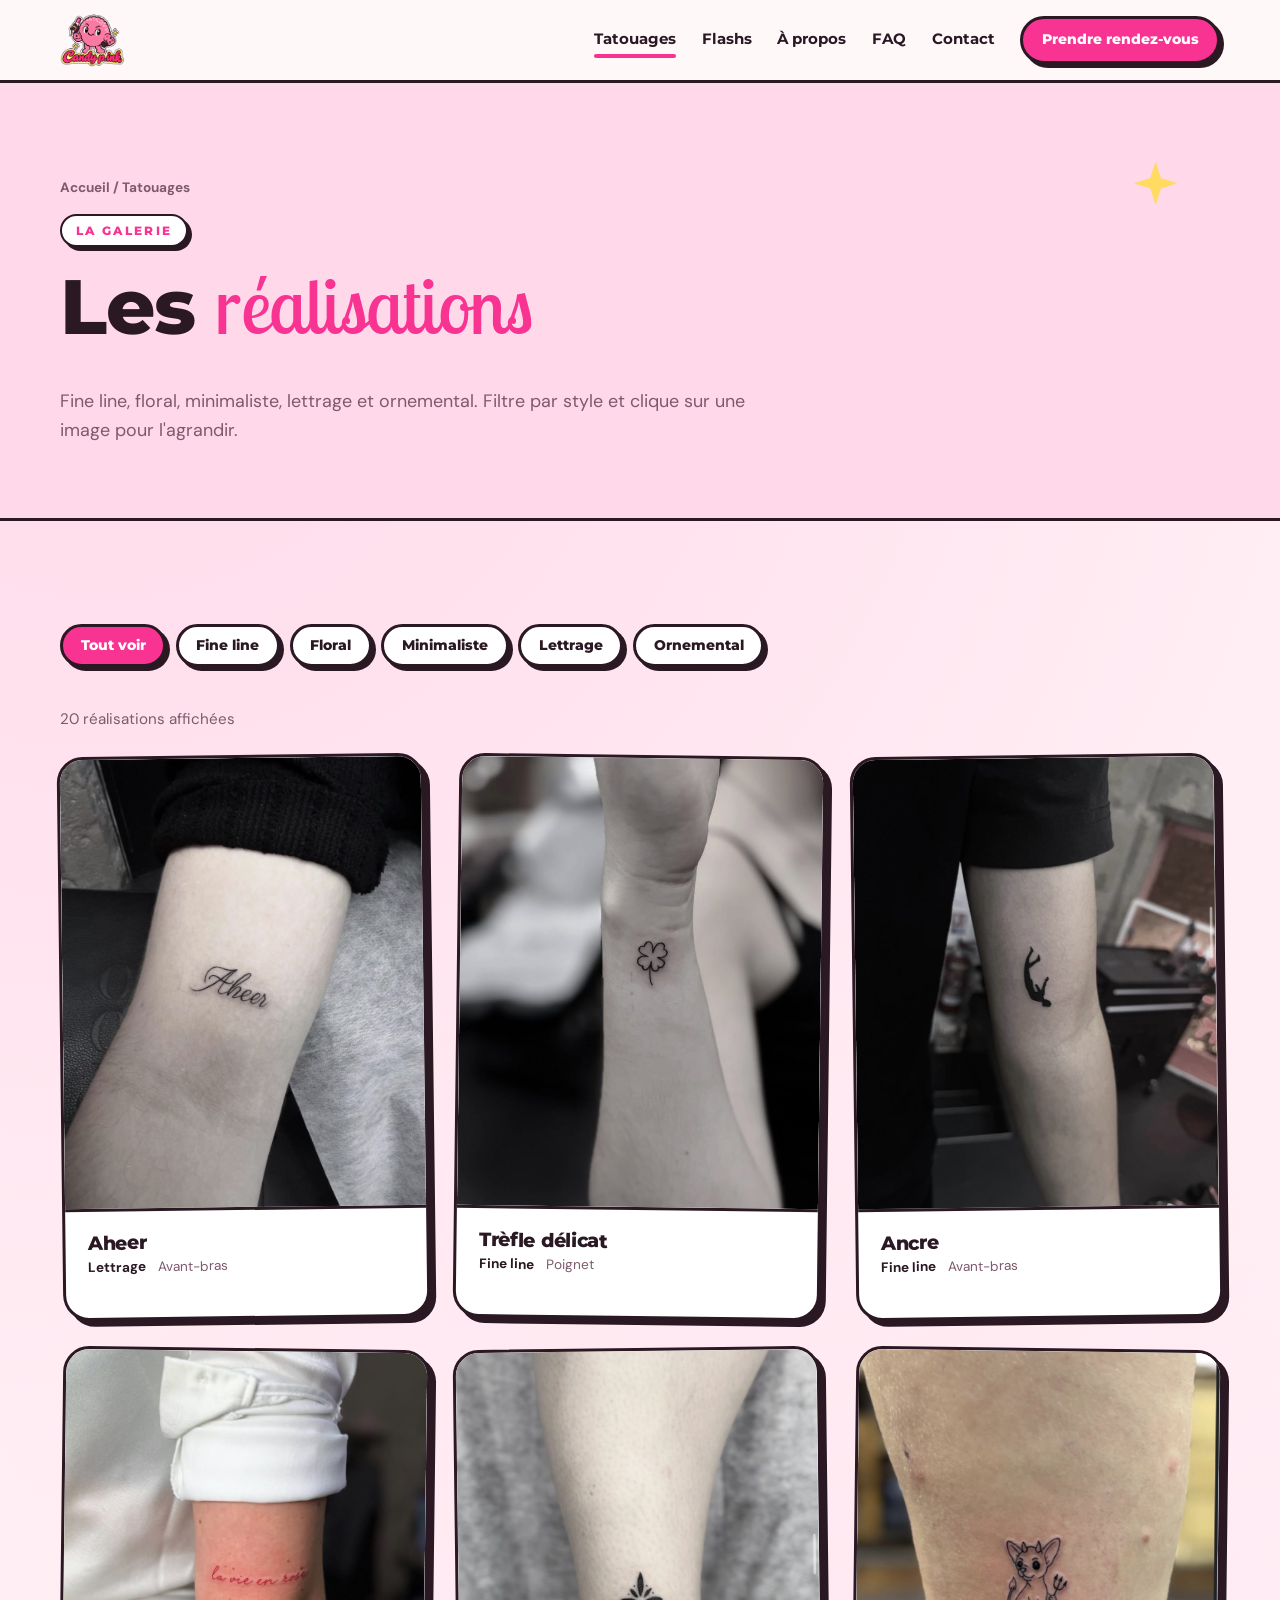
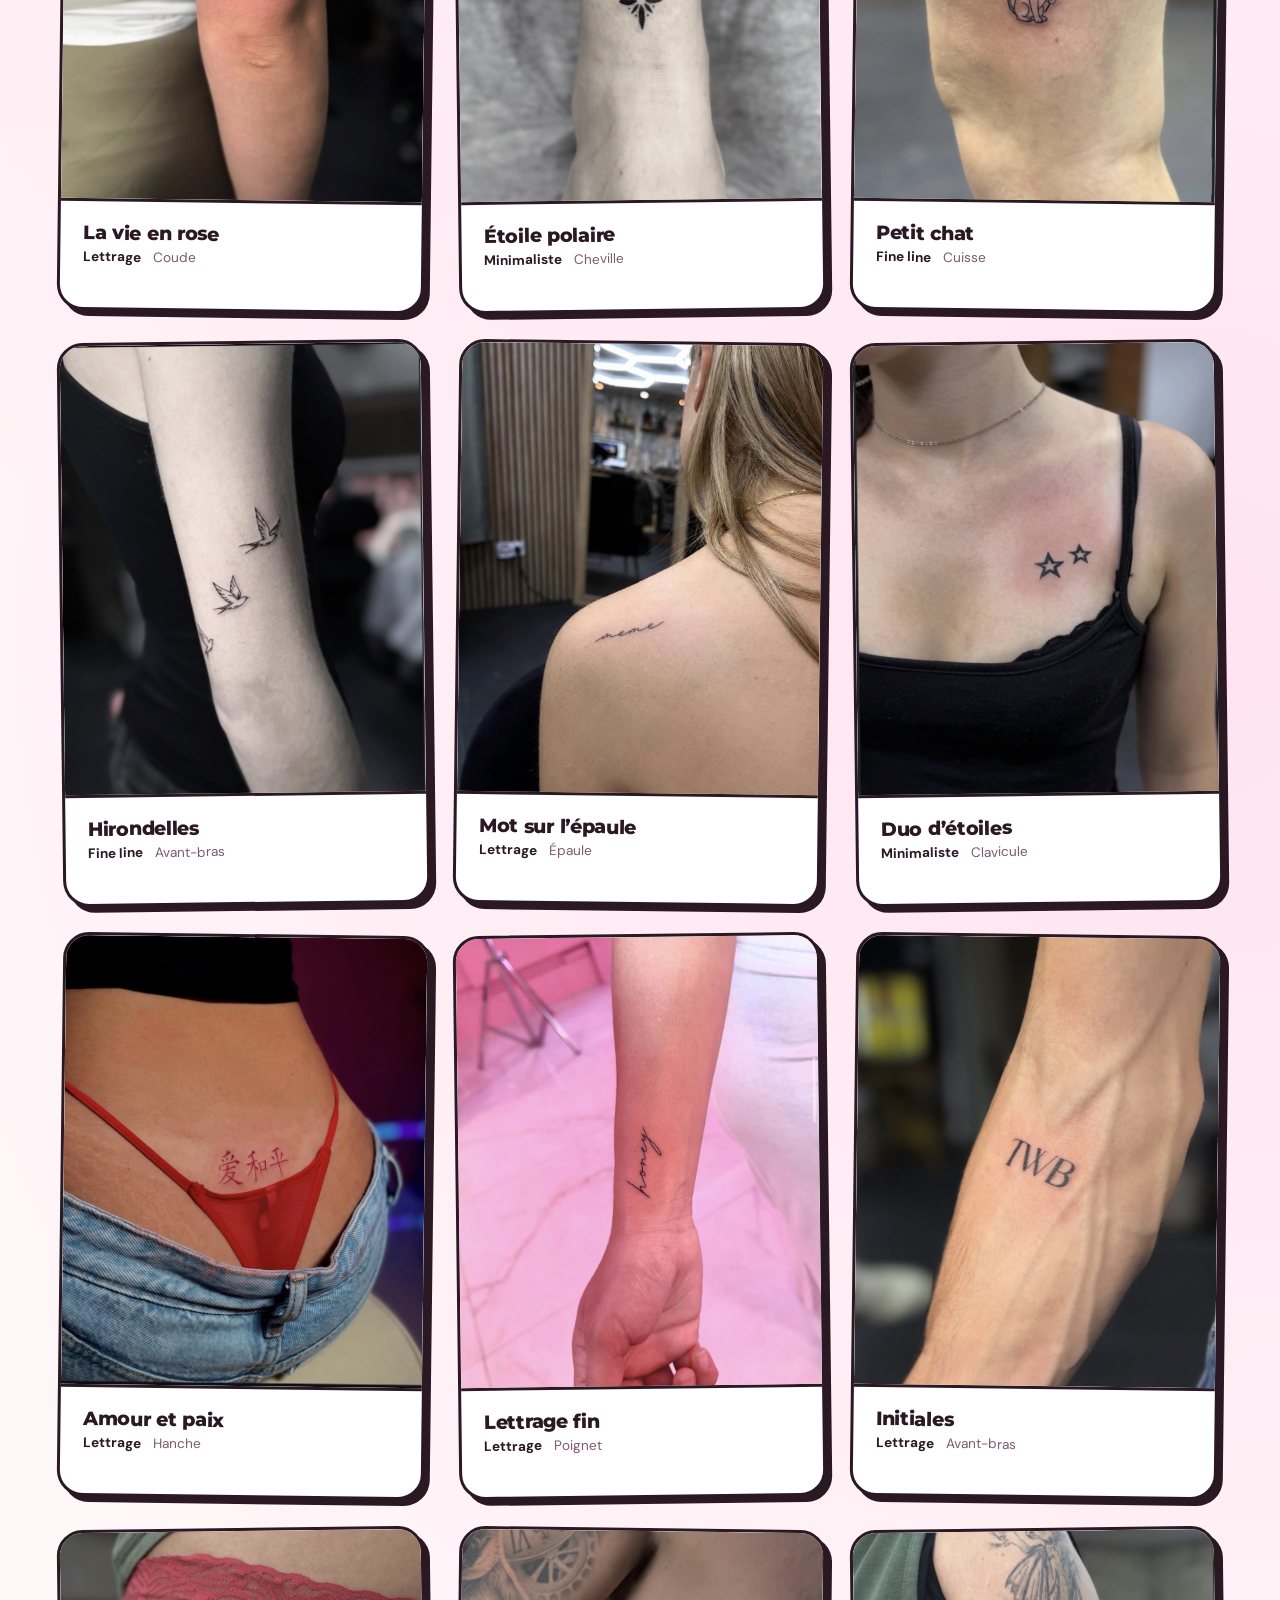
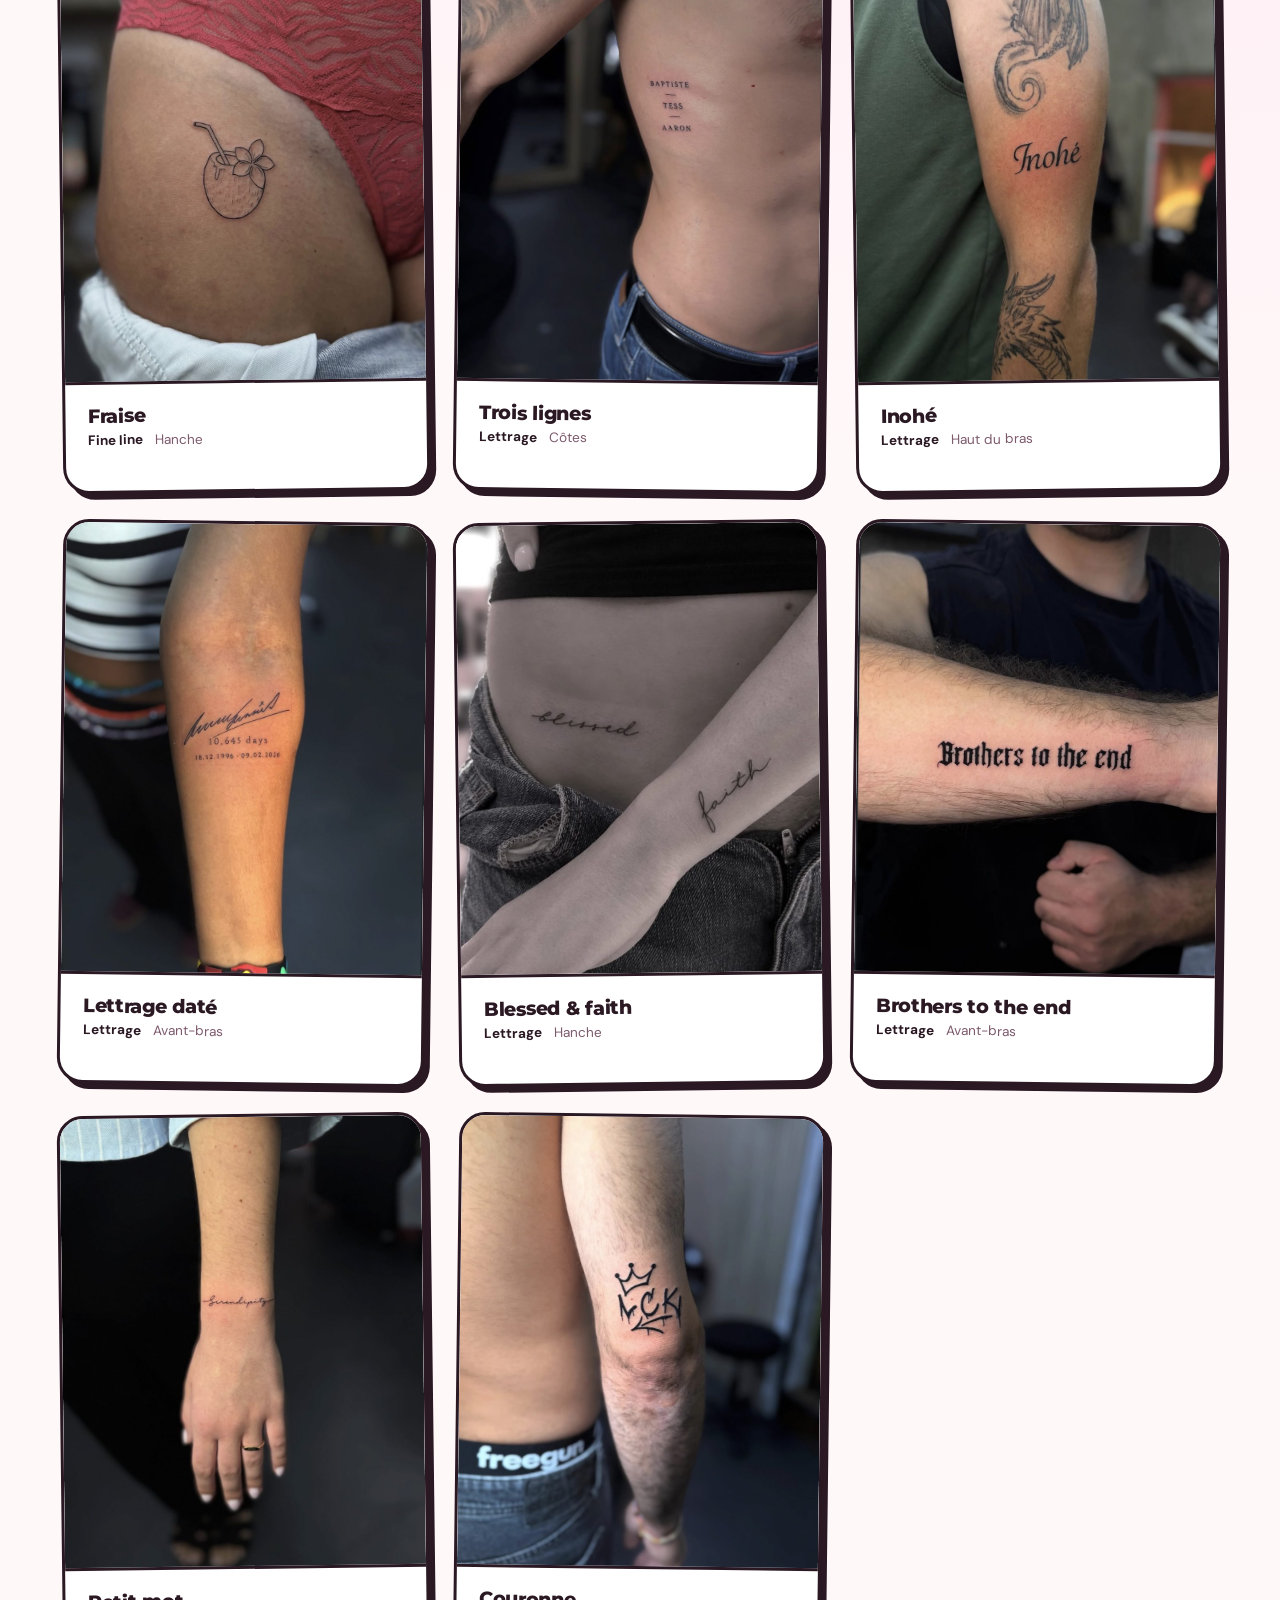
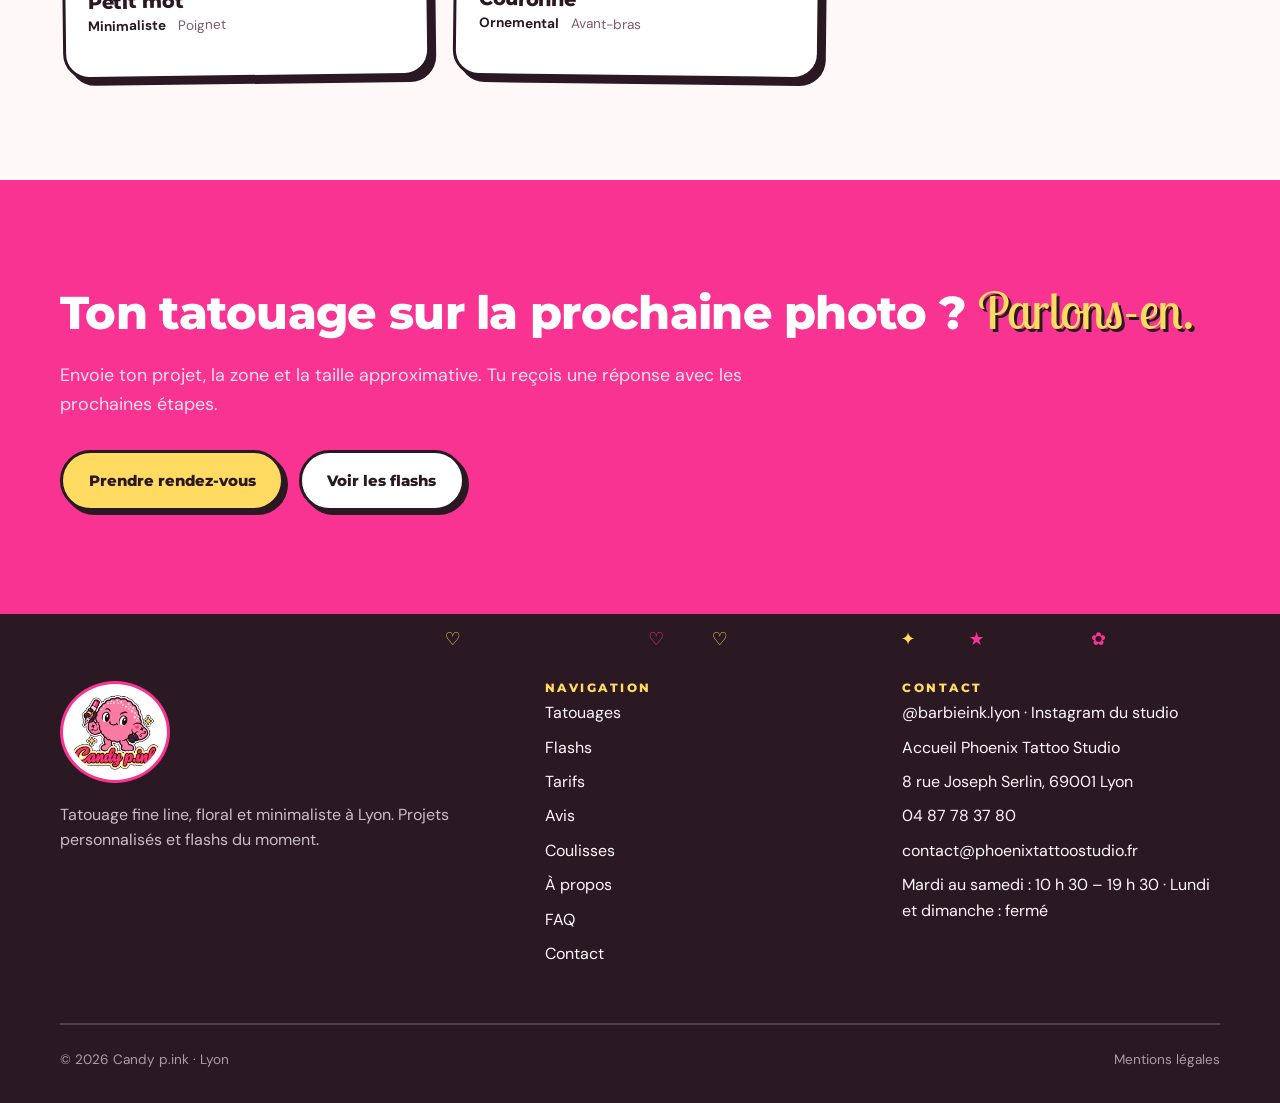
<file: tatouages.html>
<!doctype html>
<html lang="fr">
<head>
  <meta charset="utf-8">
  <meta name="viewport" content="width=device-width, initial-scale=1">
  <title>Tatouages · Candy p.ink</title>
  <meta name="description" content="La galerie Candy p.ink : fine line, floral, minimaliste, lettrage et ornemental. Filtre par style.">
  <link rel="preconnect" href="https://fonts.googleapis.com">
  <link rel="preconnect" href="https://fonts.gstatic.com" crossorigin>
  <link href="https://fonts.googleapis.com/css2?family=Lobster+Two:ital,wght@0,400;0,700;1,400&family=Montserrat:wght@500;600;700;800&family=DM+Sans:wght@400;500;700&display=swap" rel="stylesheet">
  <link rel="stylesheet" href="styles.css">
</head>
<body>
<div class="fx-veil" aria-hidden="true"><img src="logo.png" alt=""></div>

<header class="site-header">
  <div class="wrap">
    <a class="brand" href="index.html" aria-label="Candy p.ink, accueil"><img src="logo.png" alt="Candy p.ink"></a>
    <nav class="nav" aria-label="Navigation principale">
      <a href="tatouages.html" aria-current="page">Tatouages</a>
      <a href="flashs.html">Flashs</a>
      <a href="a-propos.html">À propos</a>
      <a href="faq.html">FAQ</a>
      <a href="contact.html">Contact</a>
      <a class="btn btn-primary" href="contact.html">Prendre rendez-vous</a>
    </nav>
  </div>
</header>

<main>
  <section class="page-hero">
    <span class="spark" style="top:18%;right:8%;"></span>
    <div class="wrap">
      <p class="crumbs"><a href="index.html">Accueil</a> / Tatouages</p>
      <span class="kicker">La galerie</span>
      <h1>Les <span class="script">réalisations</span></h1>
      <p class="lead">Fine line, floral, minimaliste, lettrage et ornemental. Filtre par style et clique sur une image pour l'agrandir.</p>
    </div>
  </section>

  <section>
    <div class="wrap">
      <div class="filters" role="group" aria-label="Filtrer par style">
        <button type="button" data-filter="all" aria-pressed="true">Tout voir</button>
        <button type="button" data-filter="fine" aria-pressed="false">Fine line</button>
        <button type="button" data-filter="floral" aria-pressed="false">Floral</button>
        <button type="button" data-filter="minimal" aria-pressed="false">Minimaliste</button>
        <button type="button" data-filter="lettrage" aria-pressed="false">Lettrage</button>
        <button type="button" data-filter="ornemental" aria-pressed="false">Ornemental</button>
      </div>
      <p id="count" class="lead" style="margin-bottom:1.5rem;font-size:0.95rem;"></p>

      <div class="grid-3" id="gallery">
        <article class="work" data-style="lettrage">
          <div class="work-media"><img src="./r01.jpg" alt="Lettrage cursif « Aheer » sur l’avant-bras" loading="lazy"></div>
          <div class="work-body"><h3>Aheer</h3><p class="work-meta"><span>Lettrage</span> Avant-bras</p></div>
        </article>
        <article class="work" data-style="fine floral">
          <div class="work-media"><img src="./r02.jpg" alt="Petit trèfle fine line sur le poignet" loading="lazy"></div>
          <div class="work-body"><h3>Trèfle délicat</h3><p class="work-meta"><span>Fine line</span> Poignet</p></div>
        </article>
        <article class="work" data-style="fine">
          <div class="work-media"><img src="./r03.jpg" alt="Petite ancre fine line sur l’avant-bras" loading="lazy"></div>
          <div class="work-body"><h3>Ancre</h3><p class="work-meta"><span>Fine line</span> Avant-bras</p></div>
        </article>
        <article class="work" data-style="lettrage">
          <div class="work-media"><img src="./r04.jpg" alt="Lettrage rouge « la vie en rose » près du coude" loading="lazy"></div>
          <div class="work-body"><h3>La vie en rose</h3><p class="work-meta"><span>Lettrage</span> Coude</p></div>
        </article>
        <article class="work" data-style="minimal">
          <div class="work-media"><img src="./r05.jpg" alt="Étoile polaire minimaliste sur la cheville" loading="lazy"></div>
          <div class="work-body"><h3>Étoile polaire</h3><p class="work-meta"><span>Minimaliste</span> Cheville</p></div>
        </article>
        <article class="work" data-style="fine floral">
          <div class="work-media"><img src="./r06.jpg" alt="Petit chat fine line sur la cuisse" loading="lazy"></div>
          <div class="work-body"><h3>Petit chat</h3><p class="work-meta"><span>Fine line</span> Cuisse</p></div>
        </article>
        <article class="work" data-style="fine floral">
          <div class="work-media"><img src="./r07.jpg" alt="Deux hirondelles fine line sur l’avant-bras" loading="lazy"></div>
          <div class="work-body"><h3>Hirondelles</h3><p class="work-meta"><span>Fine line</span> Avant-bras</p></div>
        </article>
        <article class="work" data-style="lettrage">
          <div class="work-media"><img src="./r08.jpg" alt="Petit mot fine line sur l’épaule" loading="lazy"></div>
          <div class="work-body"><h3>Mot sur l’épaule</h3><p class="work-meta"><span>Lettrage</span> Épaule</p></div>
        </article>
        <article class="work" data-style="minimal">
          <div class="work-media"><img src="./r09.jpg" alt="Deux étoiles minimalistes sous la clavicule" loading="lazy"></div>
          <div class="work-body"><h3>Duo d’étoiles</h3><p class="work-meta"><span>Minimaliste</span> Clavicule</p></div>
        </article>
        <article class="work" data-style="lettrage">
          <div class="work-media"><img src="./r10.jpg" alt="Idéogrammes fine line sur la hanche" loading="lazy"></div>
          <div class="work-body"><h3>Amour et paix</h3><p class="work-meta"><span>Lettrage</span> Hanche</p></div>
        </article>
        <article class="work" data-style="lettrage">
          <div class="work-media"><img src="./r11.jpg" alt="Petit lettrage fin sur le poignet" loading="lazy"></div>
          <div class="work-body"><h3>Lettrage fin</h3><p class="work-meta"><span>Lettrage</span> Poignet</p></div>
        </article>
        <article class="work" data-style="lettrage">
          <div class="work-media"><img src="./r12.jpg" alt="Initiales lettrées sur l’avant-bras" loading="lazy"></div>
          <div class="work-body"><h3>Initiales</h3><p class="work-meta"><span>Lettrage</span> Avant-bras</p></div>
        </article>
        <article class="work" data-style="fine floral">
          <div class="work-media"><img src="./r13.jpg" alt="Petite fraise fine line sur la hanche" loading="lazy"></div>
          <div class="work-body"><h3>Fraise</h3><p class="work-meta"><span>Fine line</span> Hanche</p></div>
        </article>
        <article class="work" data-style="lettrage">
          <div class="work-media"><img src="./r14.jpg" alt="Trois lignes de texte fin sur les côtes" loading="lazy"></div>
          <div class="work-body"><h3>Trois lignes</h3><p class="work-meta"><span>Lettrage</span> Côtes</p></div>
        </article>
        <article class="work" data-style="lettrage">
          <div class="work-media"><img src="./r15.jpg" alt="Lettrage « Inohé » sur le haut du bras" loading="lazy"></div>
          <div class="work-body"><h3>Inohé</h3><p class="work-meta"><span>Lettrage</span> Haut du bras</p></div>
        </article>
        <article class="work" data-style="lettrage">
          <div class="work-media"><img src="./r16.jpg" alt="Lettrage cursif avec date sur l’avant-bras" loading="lazy"></div>
          <div class="work-body"><h3>Lettrage daté</h3><p class="work-meta"><span>Lettrage</span> Avant-bras</p></div>
        </article>
        <article class="work" data-style="lettrage">
          <div class="work-media"><img src="./r17.jpg" alt="Deux mots en lettrage fin, hanche et avant-bras" loading="lazy"></div>
          <div class="work-body"><h3>Blessed & faith</h3><p class="work-meta"><span>Lettrage</span> Hanche</p></div>
        </article>
        <article class="work" data-style="lettrage">
          <div class="work-media"><img src="./r18.jpg" alt="Lettrage « Brothers to the end » sur l’avant-bras" loading="lazy"></div>
          <div class="work-body"><h3>Brothers to the end</h3><p class="work-meta"><span>Lettrage</span> Avant-bras</p></div>
        </article>
        <article class="work" data-style="minimal">
          <div class="work-media"><img src="./r19.jpg" alt="Petit mot minimaliste sur le poignet" loading="lazy"></div>
          <div class="work-body"><h3>Petit mot</h3><p class="work-meta"><span>Minimaliste</span> Poignet</p></div>
        </article>
        <article class="work" data-style="ornemental">
          <div class="work-media"><img src="./r20.jpg" alt="Couronne ornementale sur l’avant-bras" loading="lazy"></div>
          <div class="work-body"><h3>Couronne</h3><p class="work-meta"><span>Ornemental</span> Avant-bras</p></div>
        </article>
      </div>
    </div>
  </section>

  <section class="bg-pink cta">
    <div class="wrap">
      <h2>Ton tatouage sur la prochaine photo ? <span class="script">Parlons-en.</span></h2>
      <p class="lead">Envoie ton projet, la zone et la taille approximative. Tu reçois une réponse avec les prochaines étapes.</p>
      <div class="cta-actions">
        <a class="btn btn-butter" href="contact.html">Prendre rendez-vous</a>
        <a class="btn btn-white" href="flashs.html">Voir les flashs</a>
      </div>
    </div>
  </section>
</main>

<footer class="site-footer">
  <div class="wrap">
    <div class="footer-grid">
      <div>
        <img class="footer-logo" src="logo.png" alt="Candy p.ink">
        <p style="margin-top:1.2rem;">Tatouage fine line, floral et minimaliste à Lyon. Projets personnalisés et flashs du moment.</p>
      </div>
      <div>
        <h3>Navigation</h3>
        <ul>
          <li><a href="tatouages.html">Tatouages</a></li>
          <li><a href="flashs.html">Flashs</a></li>
          <li><a href="tarifs.html">Tarifs</a></li>
          <li><a href="avis.html">Avis</a></li>
          <li><a href="coulisses.html">Coulisses</a></li>
          <li><a href="a-propos.html">À propos</a></li>
          <li><a href="faq.html">FAQ</a></li>
          <li><a href="contact.html">Contact</a></li>
        </ul>
      </div>
      <div>
        <h3>Contact</h3>
        <ul>
<li><a href="https://www.instagram.com/barbieink.lyon/" target="_blank" rel="noopener">@barbieink.lyon · Instagram du studio</a></li>
<li>Accueil Phoenix Tattoo Studio</li>
<li><a href="https://www.google.com/maps/search/?api=1&amp;query=8+Rue+Joseph+Serlin+69001+Lyon" target="_blank" rel="noopener">8 rue Joseph Serlin, 69001 Lyon</a></li>
<li><a href="tel:+33487783780">04 87 78 37 80</a></li>
<li><a href="mailto:contact@phoenixtattoostudio.fr">contact@phoenixtattoostudio.fr</a></li>
<li>Mardi au samedi : 10 h 30 – 19 h 30 · Lundi et dimanche : fermé</li>
</ul>
      </div>
    </div>
    <div class="footer-bottom">
      <span>© 2026 Candy p.ink · Lyon</span>
      <a href="mentions-legales.html">Mentions légales</a>
    </div>
  </div>
</footer>

<script>
  // Filtre de la galerie par style
  const buttons = document.querySelectorAll('.filters button');
  const cards = document.querySelectorAll('#gallery .work');
  const count = document.getElementById('count');

  function applyFilter(name) {
    let visible = 0;
    cards.forEach((card) => {
      const styles = card.dataset.style.split(' ');
      const show = name === 'all' || styles.includes(name);
      card.hidden = !show;
      if (show) visible++;
    });
    buttons.forEach((b) => b.setAttribute('aria-pressed', String(b.dataset.filter === name)));
    count.textContent = visible + (visible > 1 ? ' réalisations affichées' : ' réalisation affichée');
  }

  buttons.forEach((b) => b.addEventListener('click', () => applyFilter(b.dataset.filter)));
  applyFilter('all');
</script>
<script src="fx.js" defer></script>
</body>
</html>
</file>
<file: styles.css>
/* Candy p.ink — feuille de style (maquette V2, esprit sticker)
   Palette tirée du logo et de la charte graphique V1 (à valider). */

:root {
  --pink: #F83391;
  --pink-deep: #D91E74;
  --bubblegum: #F78AB9;
  --blush: #FFD9EA;
  --milky: #FFF8F9;
  --butter: #FFDB62;
  --ink: #2A1823;
  --muted: #7D5A6C;
  --line: #2A1823;

  --font-script: "Lobster Two", "Brush Script MT", cursive;
  --font-title: "Montserrat", system-ui, sans-serif;
  --font-body: "DM Sans", system-ui, sans-serif;

  --radius: 26px;
  --radius-sm: 16px;
  --max: 1160px;
  --pop: 6px 6px 0 var(--line);
  --pop-sm: 4px 4px 0 var(--line);
}

*, *::before, *::after { box-sizing: border-box; }
html { scroll-behavior: smooth; }

body {
  margin: 0;
  font-family: var(--font-body);
  color: var(--ink);
  background: var(--milky);
  line-height: 1.6;
  -webkit-font-smoothing: antialiased;
  overflow-x: hidden;
}

img, svg { max-width: 100%; display: block; }
a { color: inherit; }

.wrap { width: min(100% - 40px, var(--max)); margin-inline: auto; }

/* ---------- Typographie ---------- */
h1, h2, h3 {
  font-family: var(--font-title);
  font-weight: 800;
  line-height: 1.08;
  margin: 0 0 0.5em;
  letter-spacing: -0.015em;
}
h1 { font-size: clamp(2.6rem, 6.5vw, 4.8rem); }
h2 { font-size: clamp(1.9rem, 4.2vw, 2.9rem); }
h3 { font-size: 1.2rem; }

.script {
  font-family: var(--font-script);
  font-weight: 400;
  color: var(--pink);
  letter-spacing: 0;
}

.kicker {
  display: inline-block;
  font-family: var(--font-title);
  font-size: 0.75rem;
  font-weight: 800;
  letter-spacing: 0.2em;
  text-transform: uppercase;
  color: var(--pink);
  background: #fff;
  border: 2px solid var(--line);
  border-radius: 999px;
  padding: 0.3rem 0.85rem;
  box-shadow: var(--pop-sm);
  margin-bottom: 1.1rem;
}

.lead { font-size: 1.12rem; color: var(--muted); max-width: 58ch; }

/* ---------- Boutons (style sticker) ---------- */
.btn {
  display: inline-flex;
  align-items: center;
  justify-content: center;
  gap: 0.5rem;
  padding: 0.95rem 1.6rem;
  border-radius: 999px;
  border: 3px solid var(--line);
  font-family: var(--font-title);
  font-weight: 800;
  font-size: 0.95rem;
  text-decoration: none;
  cursor: pointer;
  box-shadow: var(--pop-sm);
  transition: transform 0.12s ease, box-shadow 0.12s ease, background 0.12s ease;
}
.btn:hover { transform: translate(-2px, -2px); box-shadow: 6px 6px 0 var(--line); }
.btn:active { transform: translate(3px, 3px); box-shadow: 0 0 0 var(--line); }

.btn-primary { background: var(--pink); color: #fff; }
.btn-butter { background: var(--butter); color: var(--ink); }
.btn-white { background: #fff; color: var(--ink); }
.btn-ghost { background: transparent; color: var(--ink); }
.btn-ghost:hover { background: var(--blush); }

/* ---------- Header ---------- */
.site-header {
  position: sticky;
  top: 0;
  z-index: 30;
  background: var(--milky);
  border-bottom: 3px solid var(--line);
}
.site-header .wrap {
  display: flex;
  align-items: center;
  justify-content: space-between;
  gap: 1.2rem;
  padding: 0.5rem 0;
}
.brand { display: flex; align-items: center; text-decoration: none; }
.brand img { width: 64px; height: 64px; object-fit: contain; }

.nav { display: flex; align-items: center; gap: 1.6rem; }
.nav a:not(.btn) {
  text-decoration: none;
  font-family: var(--font-title);
  font-weight: 700;
  font-size: 0.92rem;
  position: relative;
  padding: 4px 0;
}
.nav a:not(.btn)::after {
  content: "";
  position: absolute;
  left: 0; right: 0; bottom: -2px;
  height: 4px;
  background: var(--pink);
  border-radius: 4px;
  transform: scaleX(0);
  transform-origin: left;
  transition: transform 0.2s ease;
}
.nav a:not(.btn):hover::after,
.nav a[aria-current="page"]::after { transform: scaleX(1); }
.nav .btn { padding: 0.65rem 1.15rem; font-size: 0.85rem; }

/* ---------- Sections ---------- */
section { padding: clamp(3.5rem, 8vw, 6.5rem) 0; position: relative; }
.bg-blush { background: var(--blush); }
.bg-pink { background: var(--pink); color: #fff; }
.bg-ink { background: var(--ink); color: var(--milky); }
.bg-butter { background: var(--butter); }
.bg-pink .kicker, .bg-ink .kicker { background: var(--butter); color: var(--ink); }
.bg-pink .lead, .bg-ink .lead { color: rgba(255,248,249,0.88); }

.section-head {
  display: flex;
  justify-content: space-between;
  align-items: end;
  gap: 1.5rem;
  flex-wrap: wrap;
  margin-bottom: 2.8rem;
}
.center { text-align: center; }
.center .lead { margin-inline: auto; }

/* Bandes "sticker" en bordure */
.stripe-top, .stripe-bottom { height: 22px; position: relative; }
.stripe-top { background: repeating-linear-gradient(-45deg, var(--pink) 0 14px, var(--milky) 14px 28px); border-bottom: 3px solid var(--line); }

/* ---------- Sparkles (étoiles décoratives) ---------- */
.spark {
  position: absolute;
  width: 44px;
  height: 44px;
  background: var(--butter);
  clip-path: polygon(50% 0%, 62% 38%, 100% 50%, 62% 62%, 50% 100%, 38% 62%, 0% 50%, 38% 38%);
  filter: drop-shadow(3px 3px 0 var(--line));
  animation: twinkle 3.2s ease-in-out infinite;
  pointer-events: none;
}
.spark.pink { background: var(--pink); }
.spark.s2 { width: 28px; height: 28px; animation-delay: 1.2s; }
@keyframes twinkle {
  0%, 100% { transform: scale(1) rotate(0deg); }
  50% { transform: scale(0.75) rotate(18deg); }
}

/* ---------- Hero ---------- */
.hero { padding: clamp(2.5rem, 6vw, 4.5rem) 0 clamp(3.5rem, 8vw, 5rem); overflow: hidden; }
.hero-grid {
  display: grid;
  grid-template-columns: 1.05fr 0.95fr;
  gap: 3rem;
  align-items: center;
}
.hero h1 .script {
  display: inline-block;
  font-size: 1.05em;
  transform: rotate(-2deg);
  color: var(--pink);
  text-shadow: 3px 3px 0 var(--butter);
}
.hero-actions { display: flex; gap: 0.9rem; flex-wrap: wrap; margin: 2rem 0; }
.tags { display: flex; gap: 0.5rem; flex-wrap: wrap; list-style: none; padding: 0; margin: 0; }
.tags li {
  font-family: var(--font-title);
  font-size: 0.8rem;
  font-weight: 700;
  padding: 0.35rem 0.85rem;
  border-radius: 999px;
  background: #fff;
  border: 2px solid var(--line);
  box-shadow: 3px 3px 0 var(--line);
}

/* Logo en "sticker" dans le hero */
.sticker-stage {
  position: relative;
  max-width: 460px;
  margin-inline: auto;
  width: 100%;
  aspect-ratio: 1 / 1;
  display: grid;
  place-items: center;
}
.sticker-stage::before {
  content: "";
  position: absolute;
  inset: 8%;
  border-radius: 50%;
  background: var(--blush);
  border: 3px solid var(--line);
  box-shadow: 10px 10px 0 var(--line);
}
.sticker-stage img {
  position: relative;
  width: 92%;
  height: auto;
  animation: float 5s ease-in-out infinite;
  filter: drop-shadow(8px 8px 0 rgba(42, 24, 35, 0.18));
}
@keyframes float {
  0%, 100% { transform: translateY(0) rotate(-1deg); }
  50% { transform: translateY(-12px) rotate(1deg); }
}
@media (prefers-reduced-motion: reduce) {
  .sticker-stage img, .spark, .ticker-track { animation: none; }
}

/* Bandeau défilant */
.ticker {
  background: var(--ink);
  color: var(--butter);
  overflow: hidden;
  white-space: nowrap;
  padding: 0.9rem 0;
  font-family: var(--font-title);
  font-weight: 800;
  letter-spacing: 0.14em;
  text-transform: uppercase;
  font-size: 0.85rem;
  border-top: 3px solid var(--line);
  border-bottom: 3px solid var(--line);
}
.ticker-track { display: inline-block; animation: ticker 26s linear infinite; }
.ticker span { margin: 0 1.3rem; }
.ticker span.dot { color: var(--pink); }
@keyframes ticker { from { transform: translateX(0); } to { transform: translateX(-50%); } }

/* ---------- Cartes ---------- */
.grid-3 { display: grid; gap: 1.8rem; grid-template-columns: repeat(3, 1fr); }
.grid-2 { display: grid; gap: 1.8rem; grid-template-columns: repeat(2, 1fr); }
.grid-4 { display: grid; gap: 1.5rem; grid-template-columns: repeat(4, 1fr); }

.card {
  background: #fff;
  border: 3px solid var(--line);
  border-radius: var(--radius);
  padding: 2rem;
  box-shadow: var(--pop);
  transition: transform 0.15s ease, box-shadow 0.15s ease;
}
.card:hover { transform: translate(-3px, -3px); box-shadow: 9px 9px 0 var(--line); }
.card p { color: var(--muted); margin: 0; }
.card .icon {
  width: 56px; height: 56px;
  border-radius: 18px;
  border: 3px solid var(--line);
  display: grid; place-items: center;
  font-family: var(--font-script);
  font-size: 1.8rem;
  background: var(--butter);
  box-shadow: var(--pop-sm);
  margin-bottom: 1.1rem;
}

.pillar {
  border: 3px solid var(--line);
  border-radius: var(--radius);
  padding: 2.2rem 2rem;
  box-shadow: var(--pop);
  background: #fff;
}
.pillar.is-pink { background: var(--pink); color: #fff; }
.pillar.is-pink p { color: rgba(255,248,249,0.92); }
.pillar.is-butter { background: var(--butter); }
.pillar .num {
  font-family: var(--font-script);
  font-size: 2.6rem;
  color: var(--pink);
  line-height: 1;
  display: block;
  margin-bottom: 0.4rem;
}
.pillar.is-pink .num, .pillar.is-butter .num { color: var(--ink); }
.pillar h3 { font-size: 1.7rem; }
.pillar p { margin: 0; color: var(--muted); }
.pillar.is-pink p { color: rgba(255,248,249,0.92); }

/* Réalisations / flashs */
.work {
  background: #fff;
  border: 3px solid var(--line);
  border-radius: var(--radius);
  overflow: hidden;
  box-shadow: var(--pop);
  display: flex;
  flex-direction: column;
  transition: transform 0.15s ease, box-shadow 0.15s ease;
}
.work:hover { transform: translate(-3px, -3px); box-shadow: 9px 9px 0 var(--line); }
.work-media {
  position: relative;
  aspect-ratio: 4 / 5;
  background: var(--blush);
  border-bottom: 3px solid var(--line);
  display: grid;
  place-items: center;
  overflow: hidden;
}
.work-media img { width: 100%; height: 100%; object-fit: cover; }
.work-body { padding: 1.3rem 1.4rem 1.5rem; display: flex; flex-direction: column; flex: 1; }
.work-body h3 { margin-bottom: 0.2rem; }
.work-meta { font-size: 0.85rem; color: var(--muted); margin: 0 0 1rem; }
.work-meta span { margin-right: 0.5rem; font-weight: 700; color: var(--ink); }
.work-body .btn { margin-top: auto; width: 100%; }

.badge-no {
  position: absolute;
  top: 14px;
  left: 14px;
  background: var(--butter);
  border: 2px solid var(--line);
  border-radius: 999px;
  padding: 0.25rem 0.75rem;
  font-family: var(--font-title);
  font-weight: 800;
  font-size: 0.78rem;
  box-shadow: var(--pop-sm);
}

/* Placeholder photo */
.ph {
  width: 100%; height: 100%;
  display: grid; place-items: center;
  text-align: center;
  padding: 1rem;
  font-family: var(--font-title);
  font-size: 0.75rem;
  font-weight: 800;
  letter-spacing: 0.14em;
  text-transform: uppercase;
  color: var(--bubblegum);
  background:
    radial-gradient(circle at 20% 20%, rgba(248,51,145,0.08) 0 12px, transparent 13px) 0 0/28px 28px,
    var(--blush);
}

/* Filtres */
.filters { display: flex; gap: 0.6rem; flex-wrap: wrap; margin-bottom: 2.5rem; }
.filters button {
  font-family: var(--font-title);
  font-weight: 800;
  font-size: 0.88rem;
  padding: 0.6rem 1.1rem;
  border-radius: 999px;
  border: 3px solid var(--line);
  background: #fff;
  color: var(--ink);
  cursor: pointer;
  box-shadow: var(--pop-sm);
  transition: transform 0.1s ease;
}
.filters button:hover { transform: translate(-1px, -1px); }
.filters button[aria-pressed="true"] { background: var(--pink); color: #fff; }
.work[hidden] { display: none; }

/* Étapes */
.steps { list-style: none; padding: 0; margin: 0; display: grid; gap: 1.4rem; grid-template-columns: repeat(4, 1fr); }
.steps li {
  background: #fff;
  border: 3px solid var(--line);
  border-radius: var(--radius);
  padding: 1.6rem 1.4rem;
  box-shadow: var(--pop-sm);
}
.steps .step-no {
  font-family: var(--font-script);
  font-size: 2.6rem;
  color: var(--pink);
  display: block;
  line-height: 1;
  margin-bottom: 0.4rem;
}
.steps h3 { font-size: 1.05rem; }
.steps p { color: var(--muted); font-size: 0.95rem; margin: 0; }

/* FAQ */
.faq-group { margin-bottom: 3rem; }
.faq-group h2 { font-size: 1.6rem; margin-bottom: 1.2rem; }
details {
  background: #fff;
  border: 3px solid var(--line);
  border-radius: var(--radius-sm);
  margin-bottom: 0.9rem;
  box-shadow: var(--pop-sm);
  overflow: hidden;
}
details[open] { background: var(--blush); }
details summary {
  cursor: pointer;
  list-style: none;
  padding: 1.1rem 1.4rem;
  font-family: var(--font-title);
  font-weight: 800;
  display: flex;
  justify-content: space-between;
  align-items: center;
  gap: 1rem;
}
details summary::-webkit-details-marker { display: none; }
details summary::after {
  content: "+";
  font-size: 1.7rem;
  line-height: 1;
  color: var(--pink);
  transition: transform 0.2s ease;
}
details[open] summary::after { transform: rotate(45deg); }
details p { margin: 0; padding: 0 1.4rem 1.3rem; color: var(--ink); }

/* Formulaire */
.form-shell {
  background: #fff;
  border: 3px solid var(--line);
  border-radius: var(--radius);
  padding: clamp(1.5rem, 4vw, 2.6rem);
  box-shadow: var(--pop);
}
.toggle {
  display: grid;
  grid-template-columns: 1fr 1fr;
  gap: 0.5rem;
  background: var(--blush);
  border: 3px solid var(--line);
  border-radius: 999px;
  padding: 5px;
  margin-bottom: 2rem;
}
.toggle button {
  border: 0;
  background: transparent;
  padding: 0.8rem;
  border-radius: 999px;
  font-family: var(--font-title);
  font-weight: 800;
  cursor: pointer;
  color: var(--ink);
}
.toggle button[aria-pressed="true"] { background: var(--pink); color: #fff; box-shadow: var(--pop-sm); border: 2px solid var(--line); }

.field { margin-bottom: 1.3rem; }
.field label { display: block; font-weight: 800; font-size: 0.9rem; margin-bottom: 0.45rem; font-family: var(--font-title); }
.field small { color: var(--muted); display: block; margin-top: 0.35rem; font-size: 0.85rem; }
.field input, .field select, .field textarea {
  width: 100%;
  font: inherit;
  padding: 0.9rem 1rem;
  border-radius: var(--radius-sm);
  border: 3px solid var(--line);
  background: var(--milky);
  color: var(--ink);
}
.field textarea { min-height: 120px; resize: vertical; }
.field input:focus, .field select:focus, .field textarea:focus { outline: none; background: #fff; box-shadow: 4px 4px 0 var(--pink); }
.row-2 { display: grid; gap: 1rem; grid-template-columns: 1fr 1fr; }

.note-box {
  background: var(--butter);
  border: 3px solid var(--line);
  border-radius: var(--radius-sm);
  padding: 1.4rem 1.5rem;
  box-shadow: var(--pop-sm);
}
.note-box h3 { font-size: 0.85rem; letter-spacing: 0.16em; text-transform: uppercase; margin-bottom: 0.5rem; }
.note-box p { margin: 0; }

.pending {
  display: inline-block;
  font-size: 0.8rem;
  font-weight: 700;
  padding: 0.25rem 0.7rem;
  border-radius: 999px;
  border: 2px dashed var(--bubblegum);
  color: var(--muted);
  background: #fff;
}

/* CTA */
.cta h2 { color: #fff; }
.cta h2 .script { color: var(--butter); text-shadow: 3px 3px 0 var(--ink); font-size: 1.1em; }
.cta-actions { display: flex; gap: 0.9rem; flex-wrap: wrap; margin-top: 2rem; }

/* Pages intérieures */
.page-hero {
  padding: clamp(3rem, 7vw, 5rem) 0 clamp(2.5rem, 6vw, 3.5rem);
  background: var(--blush);
  border-bottom: 3px solid var(--line);
  position: relative;
  overflow: hidden;
}
.crumbs { font-size: 0.85rem; color: var(--muted); margin-bottom: 1rem; font-weight: 700; }
.crumbs a { text-decoration: none; }
.crumbs a:hover { color: var(--pink); }

/* Footer */
.site-footer {
  background: var(--ink);
  color: var(--milky);
  padding: 4rem 0 2rem;
  border-top: 3px solid var(--line);
}
.footer-grid { display: grid; gap: 2.5rem; grid-template-columns: 1.4fr 1fr 1fr; }
.footer-logo { width: 110px; height: auto; background: #fff; border-radius: 50%; padding: 6px; border: 3px solid var(--pink); }
.site-footer h3 {
  font-family: var(--font-title);
  font-size: 0.78rem;
  letter-spacing: 0.2em;
  text-transform: uppercase;
  color: var(--butter);
}
.site-footer ul { list-style: none; padding: 0; margin: 0; }
.site-footer li { margin-bottom: 0.55rem; }
.site-footer a { text-decoration: none; }
.site-footer a:hover { color: var(--butter); }
.site-footer p { color: rgba(255,248,249,0.75); margin: 0 0 1rem; }
.footer-bottom {
  display: flex;
  justify-content: space-between;
  gap: 1rem;
  flex-wrap: wrap;
  margin-top: 3rem;
  padding-top: 1.5rem;
  border-top: 2px solid rgba(255,248,249,0.18);
  font-size: 0.85rem;
  color: rgba(255,248,249,0.6);
}

/* Responsive */
@media (max-width: 960px) {
  .hero-grid { grid-template-columns: 1fr; }
  .grid-3, .grid-4 { grid-template-columns: 1fr 1fr; }
  .steps { grid-template-columns: 1fr 1fr; }
  .footer-grid { grid-template-columns: 1fr 1fr; }
}
@media (max-width: 640px) {
  .nav a:not(.btn) { display: none; }
  .nav { gap: 0.8rem; }
  .brand img { width: 52px; height: 52px; }
  .grid-3, .grid-2, .grid-4, .steps, .footer-grid, .row-2 { grid-template-columns: 1fr; }
  .section-head { align-items: start; }
  .spark { display: none; }
}


/* ============ Version girly : animations et transitions ============ */
body {
  background:
    radial-gradient(circle at 8% 4%, var(--blush) 0, transparent 32%),
    radial-gradient(circle at 92% 38%, #FFE3F0 0, transparent 38%),
    var(--milky);
}

/* Voile de transition avec logo */
.fx-veil {
  position: fixed;
  inset: 0;
  z-index: 100;
  pointer-events: none;
  display: grid;
  place-items: center;
  background: var(--pink);
  background-image: radial-gradient(rgba(255,255,255,0.28) 2px, transparent 2.5px);
  background-size: 22px 22px;
  clip-path: circle(0% at 50% 50%);
  transition: clip-path 0.6s cubic-bezier(0.7, 0, 0.3, 1);
}
.fx-veil.is-in { clip-path: circle(150% at 50% 50%); }
.fx-veil img {
  width: min(240px, 60vw);
  height: auto;
  transform: scale(0) rotate(-25deg);
  transition: transform 0.4s cubic-bezier(0.34, 1.56, 0.64, 1);
  filter: drop-shadow(8px 8px 0 var(--line));
}
.fx-veil.is-in img { transform: scale(1) rotate(0deg); transition-delay: 0.25s; }

/* Entrée du logo dans le hero */
@keyframes pop-in {
  0% { transform: scale(0.3) rotate(-18deg); opacity: 0; }
  70% { transform: scale(1.08) rotate(3deg); opacity: 1; }
  100% { transform: scale(1) rotate(0); }
}
.sticker-stage img {
  animation: pop-in 0.9s cubic-bezier(0.34, 1.56, 0.64, 1) both, float 5s ease-in-out 0.9s infinite;
}

/* Apparition au défilement */
.js .reveal {
  opacity: 0;
  transform: translateY(28px) scale(0.98);
  transition: opacity 0.7s ease, transform 0.7s cubic-bezier(0.2, 0.8, 0.2, 1);
}
.js .reveal.is-visible { opacity: 1; transform: none; }

/* Boutons qui se dandinent */
.btn-primary:hover, .btn-butter:hover, .btn-white:hover { animation: wobble 0.5s ease; }
@keyframes wobble {
  0%, 100% { transform: translate(-2px, -2px) rotate(0); }
  25% { transform: translate(-2px, -2px) rotate(-2.5deg); }
  75% { transform: translate(-2px, -2px) rotate(2.5deg); }
}
.btn { position: relative; overflow: hidden; }
.btn::after {
  content: "";
  position: absolute;
  top: 0; left: -75%;
  width: 50%; height: 100%;
  background: linear-gradient(100deg, transparent, rgba(255,255,255,0.55), transparent);
  transform: skewX(-20deg);
  pointer-events: none;
}
.btn:hover::after { animation: shine 0.7s ease; }
@keyframes shine { to { left: 130%; } }

/* Cartes : légère inclinaison en alternance et zoom sur la photo */
.grid-3 > .work:nth-child(odd) { rotate: -0.7deg; }
.grid-3 > .work:nth-child(even) { rotate: 0.7deg; }
.grid-3 > .work:hover { rotate: 0deg; }
.work-media img { transition: transform 0.6s ease; }
.work:hover .work-media img { transform: scale(1.06); }
.work-media { background: var(--blush); }

/* Décorations flottantes (cœurs, étoiles) */
.fx-float {
  position: absolute;
  bottom: -40px;
  color: var(--pink);
  font-size: 18px;
  pointer-events: none;
  text-shadow: 2px 2px 0 var(--line);
  animation: rise 9s linear infinite;
  z-index: 0;
}
.fx-float.alt { color: var(--butter); }
@keyframes rise {
  0% { transform: translateY(0) rotate(0); opacity: 0; }
  10% { opacity: 1; }
  100% { transform: translateY(-110vh) rotate(360deg); opacity: 0; }
}

/* Traînée de cœurs et étoiles sous le curseur */
.fx-trail {
  position: fixed;
  z-index: 90;
  pointer-events: none;
  color: var(--pink);
  font-size: 15px;
  text-shadow: 1px 1px 0 var(--line);
  transform: translate(-50%, -50%);
  animation: trail 0.9s ease-out forwards;
}
.fx-trail.butter { color: var(--butter); }
@keyframes trail {
  to { opacity: 0; transform: translate(-50%, -160%) scale(0.4) rotate(45deg); }
}

/* Titres : soulignement ondulé sous les mots en script */
h2 .script, h1 .script { position: relative; white-space: nowrap; }

@media (prefers-reduced-motion: reduce) {
  .fx-veil, .fx-veil img, .work-media img, .work { transition: none !important; }
  .js .reveal { opacity: 1; transform: none; transition: none; }
  .sticker-stage img, .fx-float, .btn::after { animation: none !important; }
  .grid-3 > .work { rotate: 0deg; }
}

/* Flash tattoo illustrations — fine line previews */
.flash-illustration {
  display: block;
  width: min(79%, 260px);
  height: 78%;
  max-height: 295px;
  color: var(--ink);
  overflow: visible;
  filter: drop-shadow(0 5px 0 rgba(53,33,46,.05));
}
.work-media:has(.flash-illustration) {
  background: radial-gradient(circle at 38% 36%, #fff8fc 0%, #ffe6f2 76%, #ffd9ea 100%);
}
@media (max-width: 640px) {
  .flash-illustration { width: min(72%, 245px); }
}
</file>
